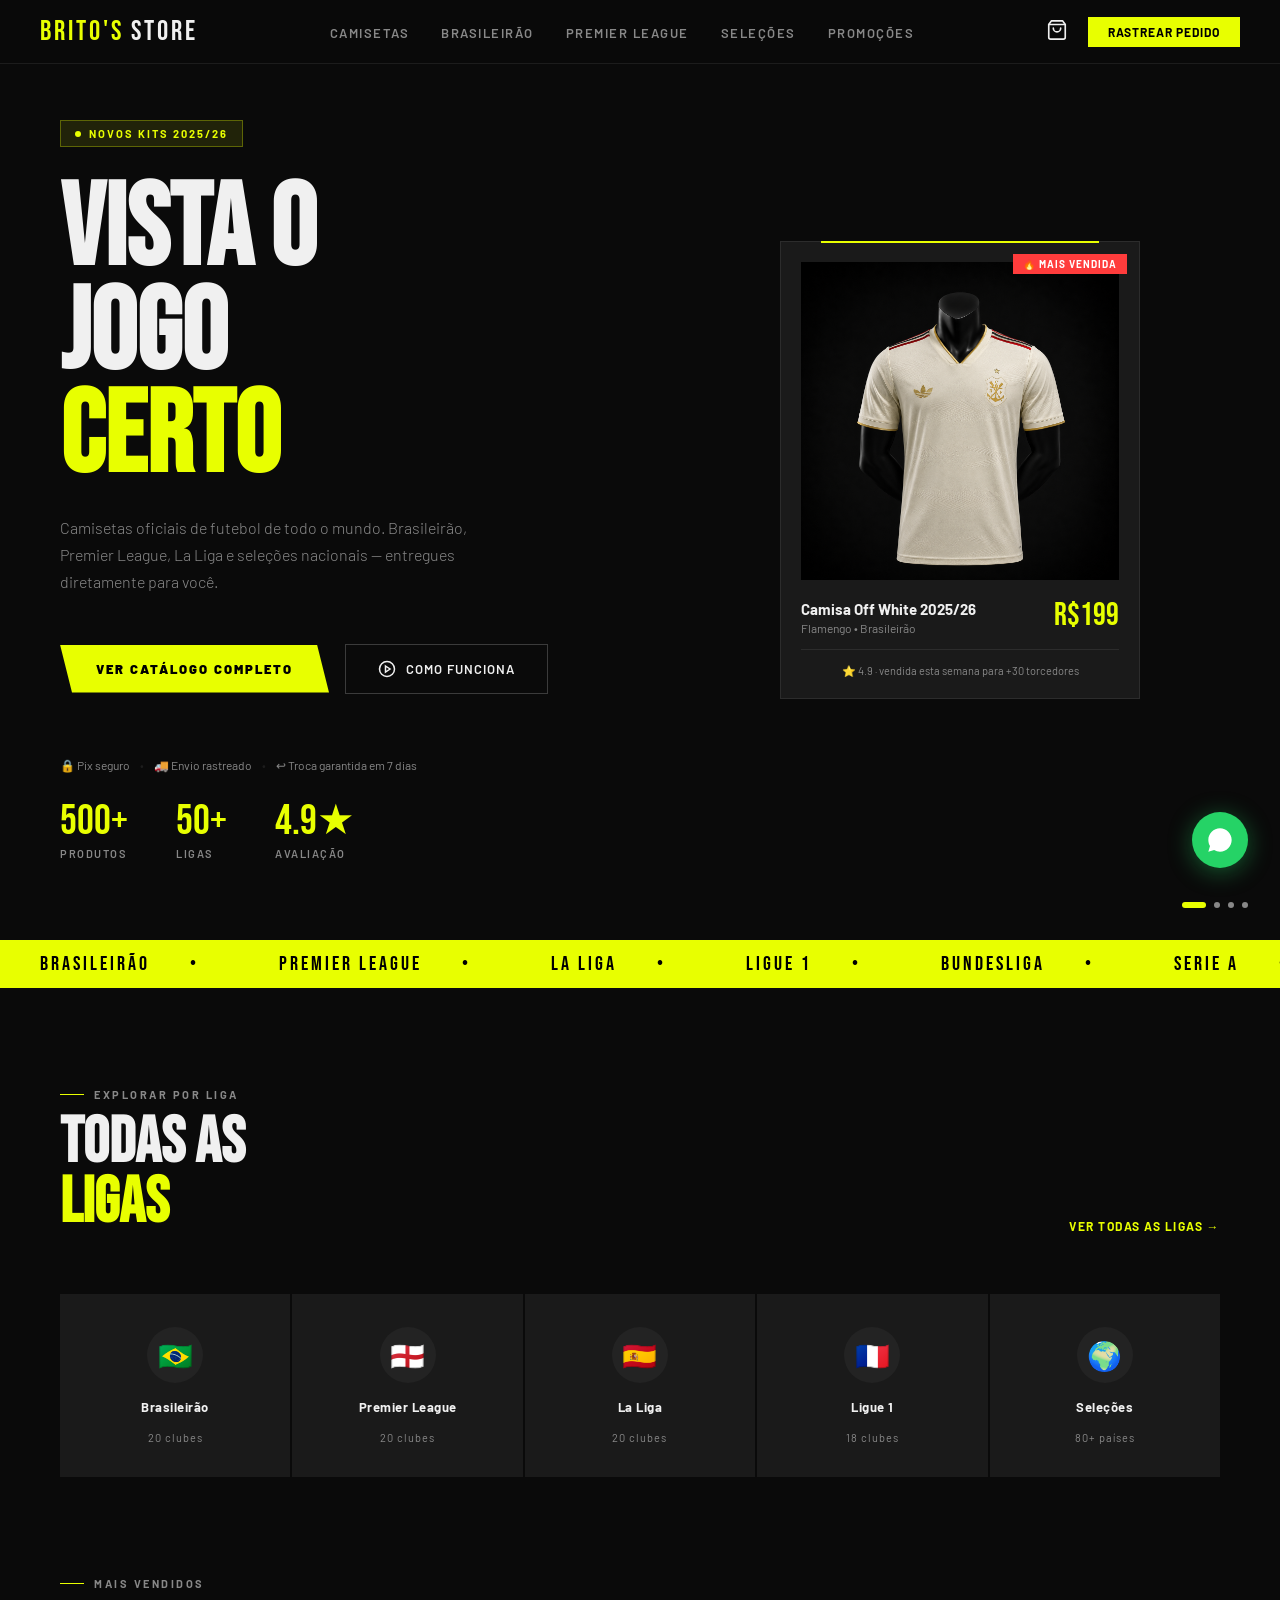
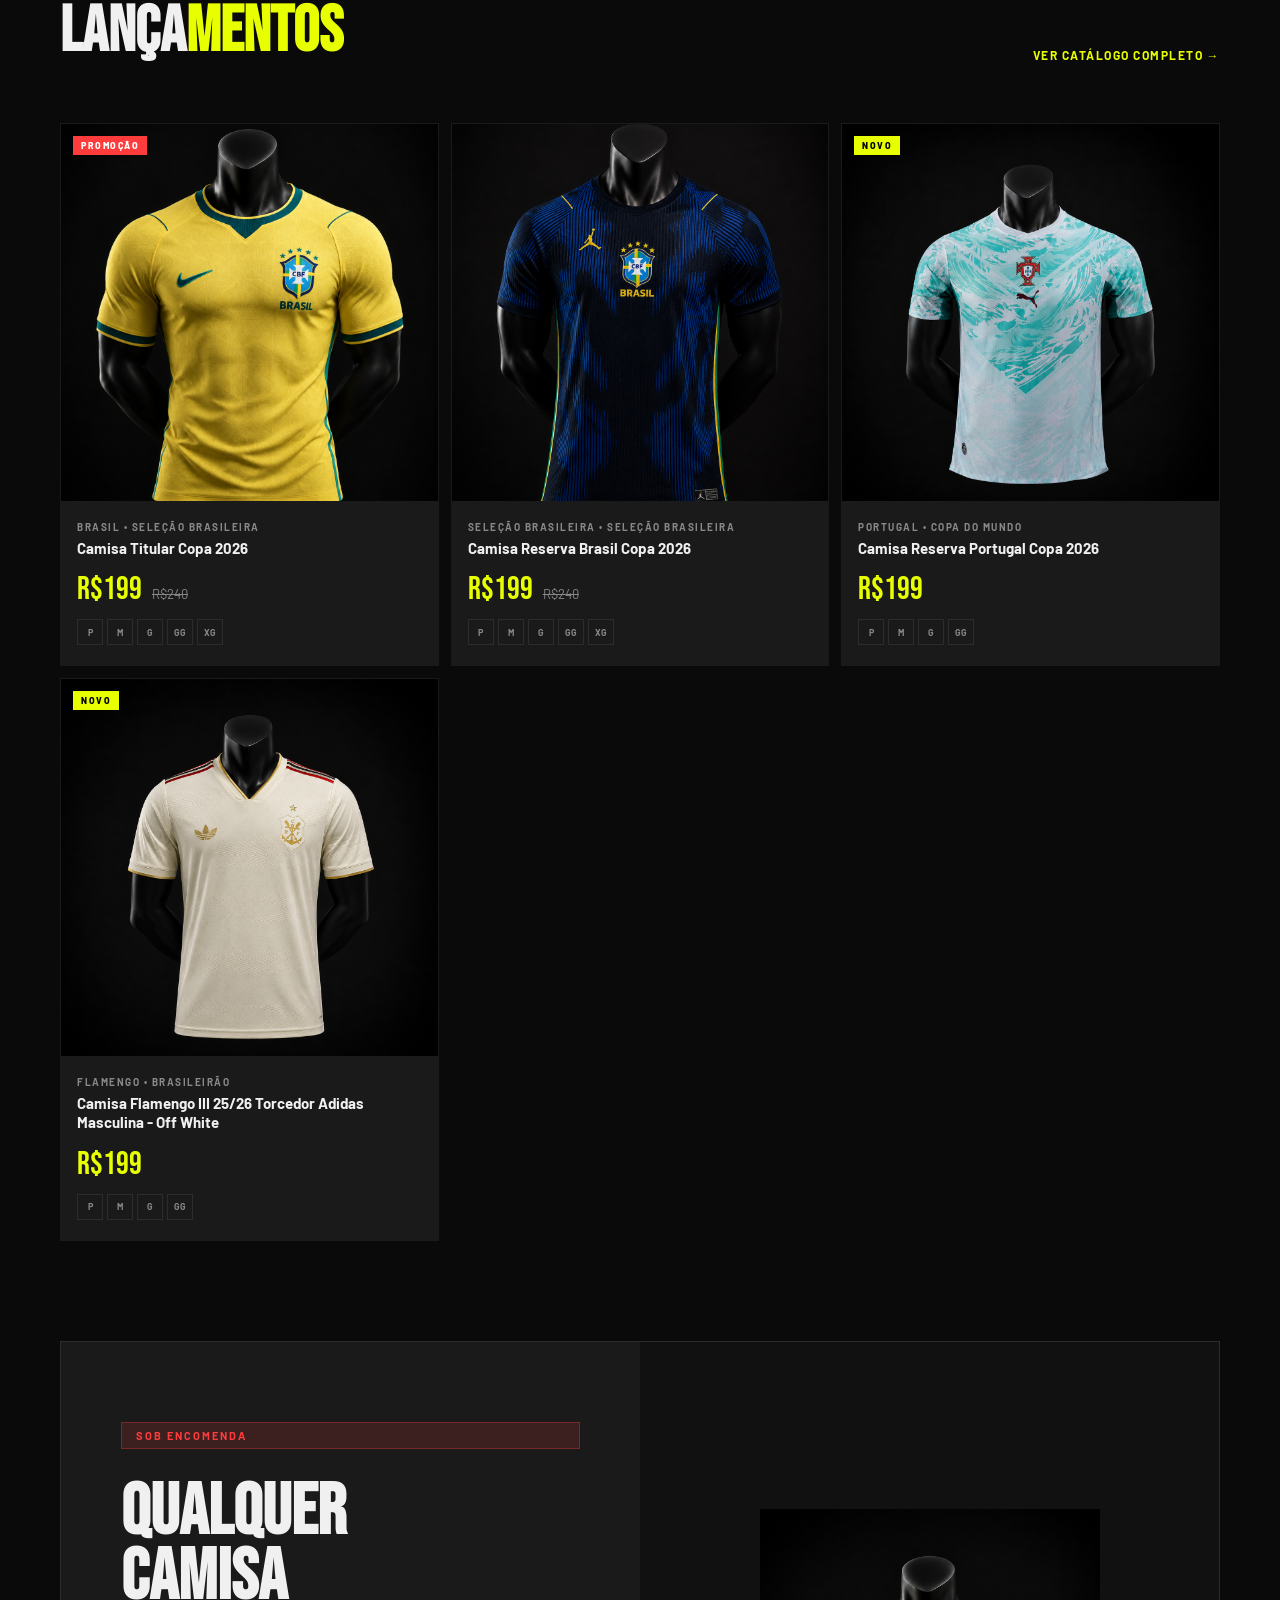
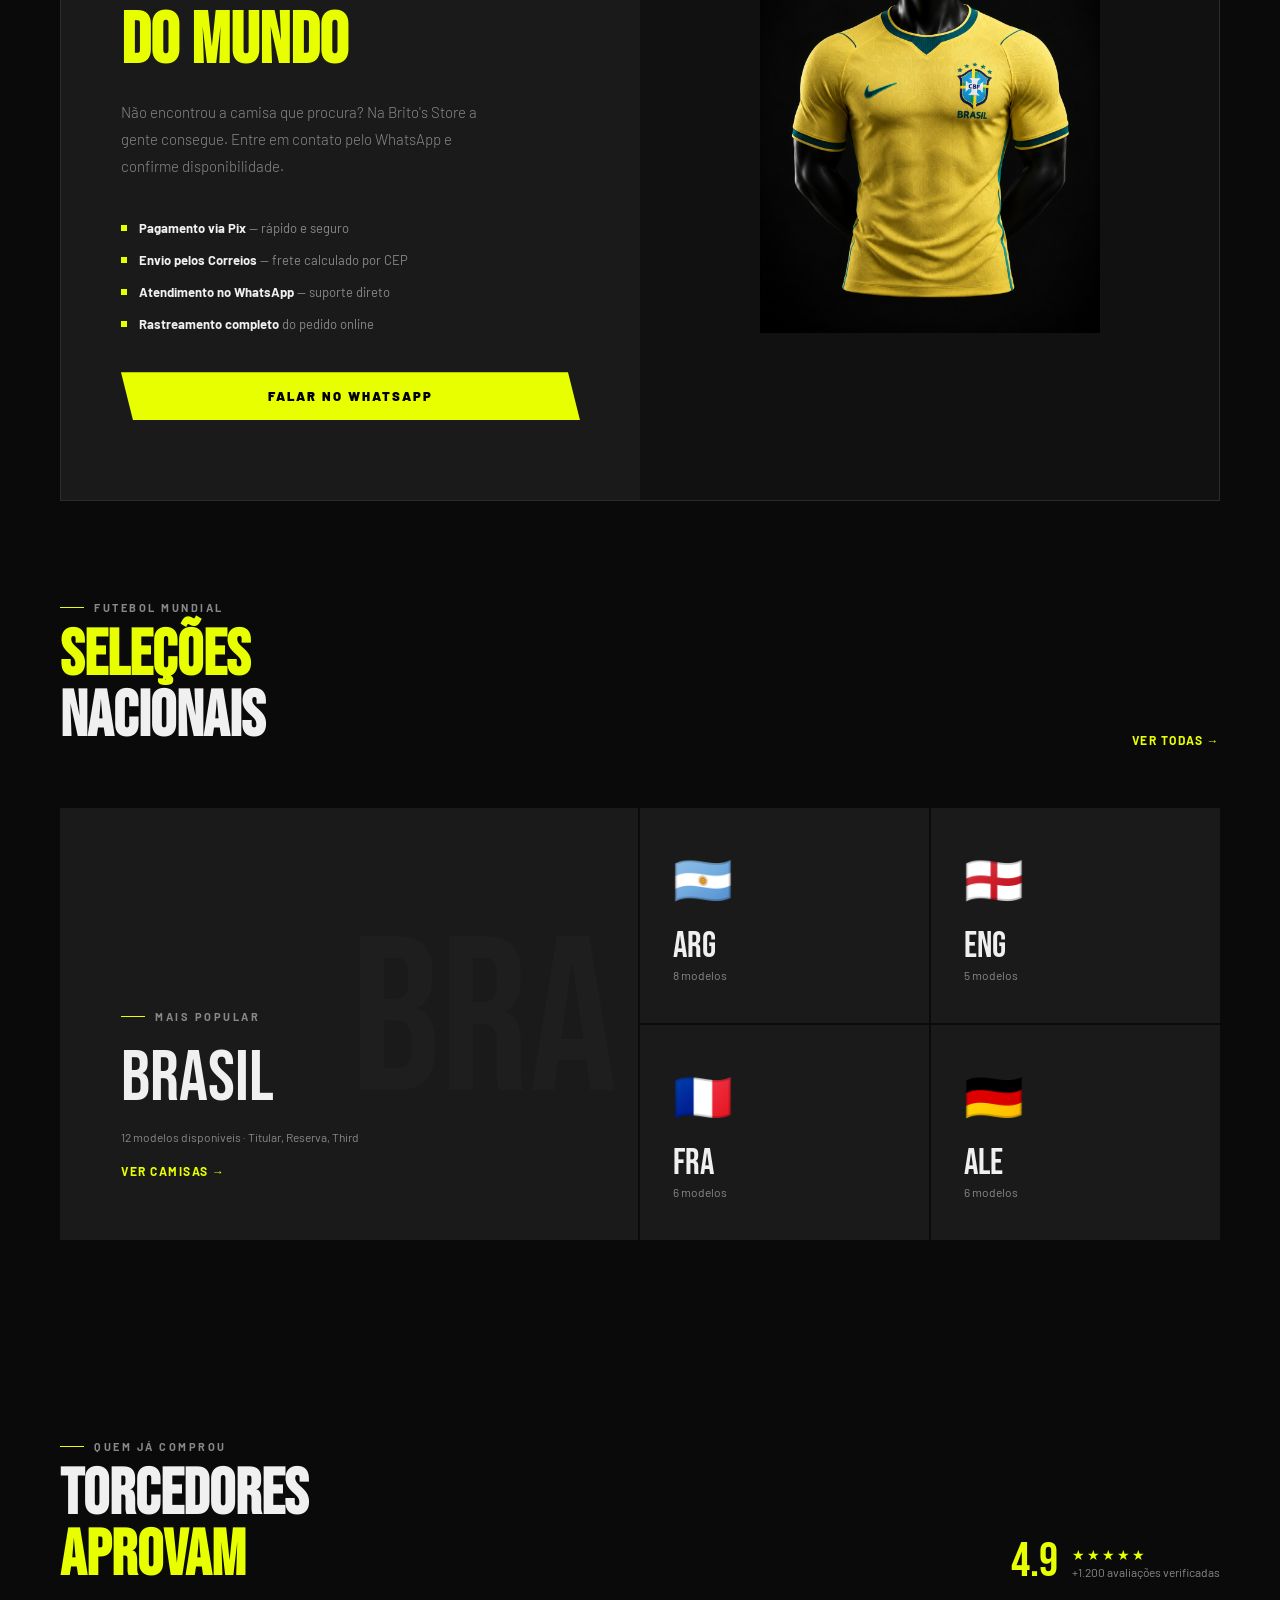
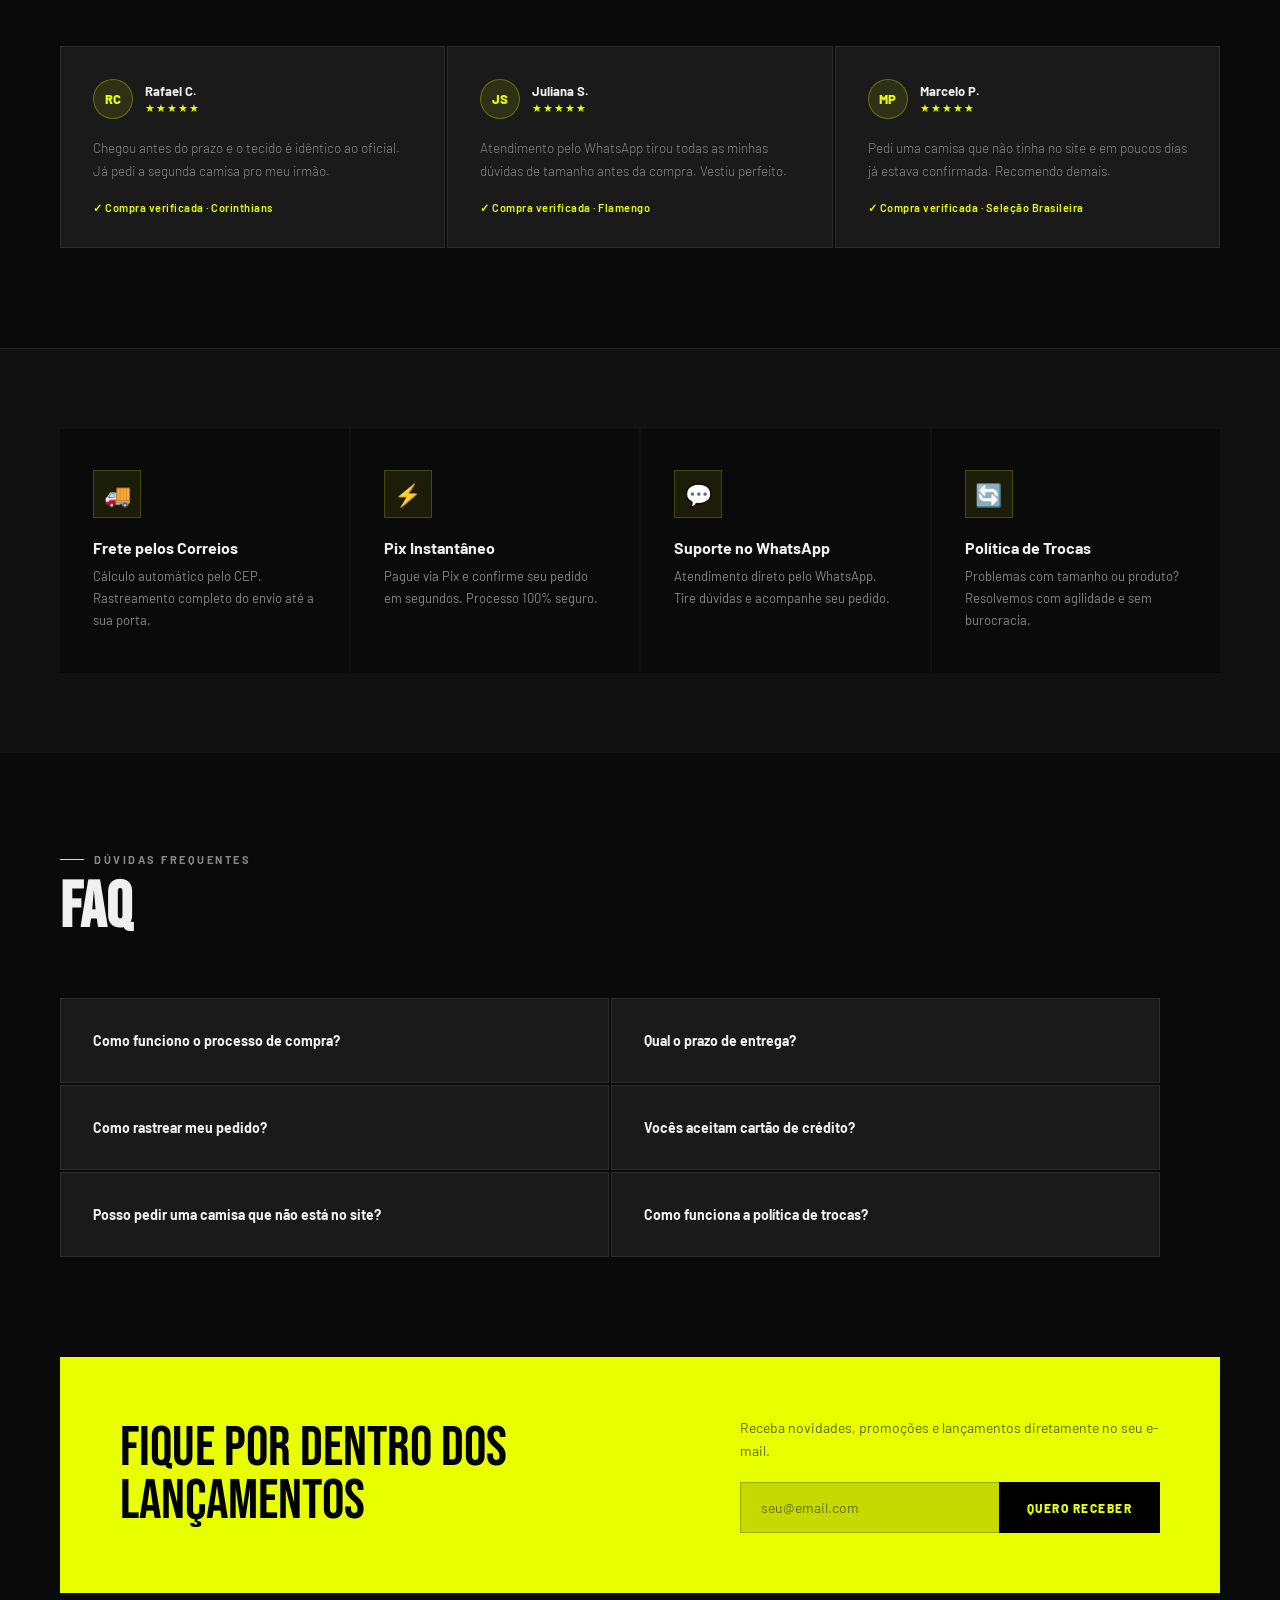
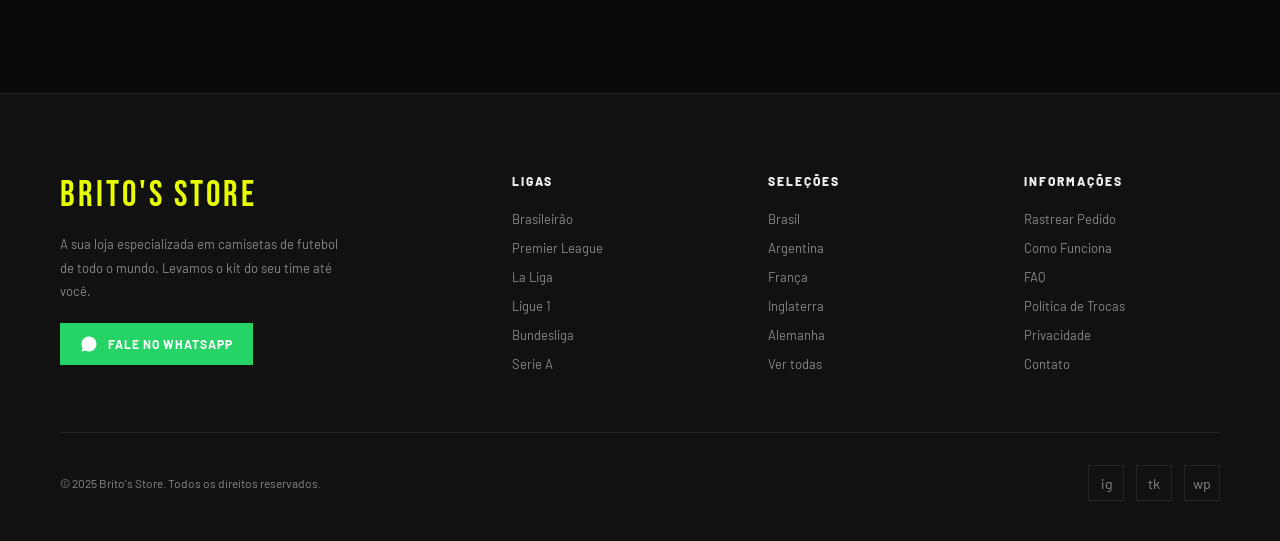
<file: index.html>
<!DOCTYPE html>
<html lang="pt-BR">
<head>
<meta charset="UTF-8">
<meta name="viewport" content="width=device-width, initial-scale=1.0">
<title>Brito's Store</title>
<link href="https://fonts.googleapis.com/css2?family=Bebas+Neue&family=Barlow:ital,wght@0,300;0,400;0,600;0,700;0,900;1,400&display=swap" rel="stylesheet">
<link rel="icon" type="image/png" href="./assets/img/favicon.png"><style>
  *, *::before, *::after { box-sizing: border-box; margin: 0; padding: 0; }
  :root {
    --bg: #0a0a0a;
    --bg2: #111111;
    --bg3: #1a1a1a;
    --accent: #e8ff00;
    --accent2: #ff3c3c;
    --text: #f0f0f0;
    --muted: #888;
    --border: rgba(255,255,255,0.08);
    --font-display: 'Bebas Neue', sans-serif;
    --font-body: 'Barlow', sans-serif;
  }
  html { scroll-behavior: smooth; }
  body { background: var(--bg); color: var(--text); font-family: var(--font-body); overflow-x: hidden; }

  nav {
    position: fixed; top: 0; left: 0; right: 0; z-index: 100;
    display: flex; align-items: center; justify-content: space-between;
    padding: 0 40px; height: 64px;
    background: rgba(10,10,10,0.92);
    backdrop-filter: blur(12px);
    border-bottom: 1px solid var(--border);
  }
  .logo { font-family: var(--font-display); font-size: 28px; letter-spacing: 3px; color: var(--accent); }
  .logo span { color: var(--text); }
  .nav-links { display: flex; gap: 32px; list-style: none; }
  .nav-links a { color: var(--muted); text-decoration: none; font-size: 13px; font-weight: 600; letter-spacing: 1.5px; text-transform: uppercase; transition: color .2s; }
  .nav-links a:hover { color: var(--accent); }
  .nav-right { display: flex; align-items: center; gap: 20px; }
  .nav-cart { position: relative; cursor: pointer; }
  .nav-cart svg { width: 22px; height: 22px; stroke: var(--text); fill: none; }
  .cart-badge { position: absolute; top: -6px; right: -8px; background: var(--accent); color: #000; font-size: 10px; font-weight: 700; width: 18px; height: 18px; border-radius: 50%; display: flex; align-items: center; justify-content: center; }
  .btn-nav { background: var(--accent); color: #000; border: none; padding: 8px 20px; font-family: var(--font-body); font-weight: 700; font-size: 12px; letter-spacing: 1px; text-transform: uppercase; cursor: pointer; transition: all .2s; }
  .btn-nav:hover { background: #fff; }

  .hero {
    min-height: 100vh; display: grid; grid-template-columns: 1fr 1fr;
    position: relative; overflow: hidden;
  }
  .hero-left {
    display: flex; flex-direction: column; justify-content: center;
    padding: 120px 60px 80px; position: relative; z-index: 2;
  }
  .hero-tag { display: inline-flex; align-items: center; gap: 8px; background: rgba(232,255,0,0.1); border: 1px solid rgba(232,255,0,0.3); padding: 6px 14px; width: fit-content; margin-bottom: 32px; }
  .hero-tag span { font-size: 11px; font-weight: 700; letter-spacing: 2px; text-transform: uppercase; color: var(--accent); }
  .hero-tag::before { content: ''; width: 6px; height: 6px; background: var(--accent); border-radius: 50%; animation: pulse 1.5s infinite; }
  @keyframes pulse { 0%,100%{opacity:1;transform:scale(1)} 50%{opacity:.5;transform:scale(1.4)} }
  .hero-title { font-family: var(--font-display); font-size: clamp(72px, 9vw, 120px); line-height: .9; color: var(--text); margin-bottom: 24px; }
  .hero-title em { color: var(--accent); font-style: normal; }
  .hero-sub { font-size: 16px; color: var(--muted); line-height: 1.7; max-width: 420px; margin-bottom: 48px; font-weight: 300; }
  .hero-ctas { display: flex; gap: 16px; align-items: center; margin-bottom: 64px; }
  .btn-primary { background: var(--accent); color: #000; border: none; padding: 16px 36px; font-family: var(--font-body); font-weight: 900; font-size: 13px; letter-spacing: 2px; text-transform: uppercase; cursor: pointer; transition: all .2s; clip-path: polygon(0 0, calc(100% - 12px) 0, 100% 100%, 12px 100%); }
  .btn-primary:hover { background: #fff; transform: translateY(-2px); }
  .btn-ghost { background: transparent; color: var(--text); border: 1px solid rgba(255,255,255,0.2); padding: 15px 32px; font-family: var(--font-body); font-weight: 600; font-size: 13px; letter-spacing: 1px; text-transform: uppercase; cursor: pointer; transition: all .2s; display: flex; align-items: center; gap: 10px; }
  .btn-ghost:hover { border-color: var(--accent); color: var(--accent); }
  .hero-trust { display: flex; align-items: center; gap: 10px; font-size: 12px; color: var(--muted); margin-bottom: 28px; flex-wrap: wrap; }
  .hero-trust .dot { color: var(--border); }
  .hero-stats { display: flex; gap: 48px; }
  .hero-stat .num { font-family: var(--font-display); font-size: 42px; color: var(--accent); line-height: 1; }
  .hero-stat .lbl { font-size: 11px; color: var(--muted); letter-spacing: 1.5px; text-transform: uppercase; font-weight: 600; margin-top: 4px; }
  .hero-right { position: relative; display: flex; align-items: center; justify-content: center; overflow: hidden; }
  .hero-bg-text { position: absolute; font-family: var(--font-display); font-size: 320px; color: rgba(255,255,255,0.02); white-space: nowrap; user-select: none; z-index: 0; letter-spacing: -10px; }
  .hero-jersey { position: relative; z-index: 2; width: 360px; }
  .jersey-card { background: var(--bg3); border: 1px solid var(--border); padding: 20px; position: relative; }
  .jersey-card::before { content: ''; position: absolute; top: -1px; left: 40px; right: 40px; height: 2px; background: var(--accent); }
  .jersey-img { width: 100%; aspect-ratio: 1/1; background: linear-gradient(135deg, #1e1e1e, #2a2a2a); display: flex; align-items: center; justify-content: center; margin-bottom: 16px; position: relative; overflow: hidden; }
  .jersey-mockup { font-family: var(--font-display); font-size: 80px; color: rgba(255,255,255,0.06); position: absolute; }
  .jersey-svg { width: 180px; opacity: .85; }
  .jersey-info { display: flex; justify-content: space-between; align-items: flex-end; }
  .jersey-name { font-size: 15px; font-weight: 700; color: var(--text); }
  .jersey-club { font-size: 12px; color: var(--muted); margin-top: 3px; }
  .jersey-price { font-family: var(--font-display); font-size: 32px; color: var(--accent); }
  .jersey-badge { position: absolute; top: 12px; right: 12px; background: var(--accent2); color: #fff; font-size: 10px; font-weight: 700; letter-spacing: 1px; text-transform: uppercase; padding: 4px 10px; z-index: 3; }
  .jersey-social { margin-top: 14px; padding-top: 14px; border-top: 1px solid var(--border); font-size: 11px; color: var(--muted); text-align: center; }
  .hero-dots { position: absolute; bottom: 32px; right: 32px; display: flex; gap: 8px; z-index: 3; }
  .hero-dots span { width: 6px; height: 6px; border-radius: 50%; background: var(--muted); cursor: pointer; transition: all .2s; }
  .hero-dots span.active { width: 24px; border-radius: 3px; background: var(--accent); }

  .marquee-wrap { background: var(--accent); overflow: hidden; padding: 12px 0; }
  .marquee-track { display: flex; gap: 0; animation: marquee 22s linear infinite; white-space: nowrap; }
  .marquee-track span { font-family: var(--font-display); font-size: 20px; color: #000; letter-spacing: 3px; padding: 0 40px; }
  .marquee-track span::after { content: '•'; padding-left: 40px; }
  @keyframes marquee { 0%{transform:translateX(0)} 100%{transform:translateX(-50%)} }

  .section { padding: 100px 60px; }
  .section-header { display: flex; justify-content: space-between; align-items: flex-end; margin-bottom: 60px; }
  .section-title { font-family: var(--font-display); font-size: 64px; color: var(--text); line-height: .95; }
  .section-title em { color: var(--accent); font-style: normal; }
  .section-label { font-size: 11px; font-weight: 700; letter-spacing: 2.5px; text-transform: uppercase; color: var(--muted); margin-bottom: 12px; display: flex; align-items: center; gap: 10px; }
  .section-label::before { content: ''; width: 24px; height: 1px; background: var(--accent); }
  .link-all { color: var(--accent); font-size: 12px; font-weight: 700; letter-spacing: 1.5px; text-transform: uppercase; text-decoration: none; display: flex; align-items: center; gap: 8px; transition: gap .2s; cursor: pointer; }
  .link-all:hover { gap: 16px; }

  .ligas-grid { display: grid; grid-template-columns: repeat(5, 1fr); gap: 2px; }
  .liga-card { background: var(--bg3); padding: 32px 20px; display: flex; flex-direction: column; align-items: center; gap: 16px; cursor: pointer; transition: all .25s; position: relative; overflow: hidden; border: 1px solid transparent; }
  .liga-card::before { content: ''; position: absolute; bottom: 0; left: 0; right: 0; height: 2px; background: var(--accent); transform: scaleX(0); transform-origin: left; transition: transform .3s; }
  .liga-card:hover { background: var(--bg2); border-color: var(--border); }
  .liga-card:hover::before { transform: scaleX(1); }
  .liga-icon { width: 56px; height: 56px; background: rgba(255,255,255,0.04); border-radius: 50%; display: flex; align-items: center; justify-content: center; font-size: 28px; }
  .liga-name { font-size: 13px; font-weight: 700; text-align: center; color: var(--text); letter-spacing: .5px; }
  .liga-count { font-size: 11px; color: var(--muted); letter-spacing: 1px; }

  .products-grid { display: grid; grid-template-columns: repeat(3, 1fr); gap: 12px; }
  .product-card { background: var(--bg3); cursor: pointer; transition: all .2s; position: relative; overflow: hidden; border: 1px solid transparent; }
  .product-card:hover { border-color: rgba(232,255,0,0.2); }
  .product-card:hover .product-img-inner { transform: scale(1.04); }
  .product-card:hover .product-actions { opacity: 1; transform: translateY(0); }
  .product-img { aspect-ratio: 1/1; background: var(--bg2); overflow: hidden; position: relative; }
  .product-img-inner { width: 100%; height: 100%; display: flex; align-items: center; justify-content: center; transition: transform .4s cubic-bezier(.25,.1,.25,1); overflow: hidden; }
  .product-badge-wrap { position: absolute; top: 12px; left: 12px; display: flex; flex-direction: column; gap: 6px; z-index: 2; }
  .badge { font-size: 9px; font-weight: 800; letter-spacing: 1.5px; text-transform: uppercase; padding: 4px 8px; }
  .badge-new { background: var(--accent); color: #000; }
  .badge-promo { background: var(--accent2); color: #fff; }
  .product-actions { position: absolute; bottom: 0; left: 0; right: 0; padding: 8px 10px; display: flex; gap: 6px; opacity: 0; transform: translateY(8px); transition: all .25s; z-index: 2; background: linear-gradient(to top, rgba(0,0,0,.8), transparent); }
  .btn-add { flex: 1; background: var(--accent); color: #000; border: none; padding: 7px 6px; font-family: var(--font-body); font-weight: 800; font-size: 10px; letter-spacing: 1px; text-transform: uppercase; cursor: pointer; transition: all .15s; }
  .btn-add:hover { background: #fff; }
  .btn-wpp { width: 40px; height: 40px; background: #25D366; border: none; cursor: pointer; display: flex; align-items: center; justify-content: center; flex-shrink: 0; }
  .btn-wpp svg { width: 18px; height: 18px; fill: #fff; }
  .product-info { padding: 20px 16px; }
  .product-club { font-size: 10px; font-weight: 700; letter-spacing: 1.5px; text-transform: uppercase; color: var(--muted); margin-bottom: 6px; }
  .product-name { font-size: 15px; font-weight: 700; color: var(--text); line-height: 1.3; margin-bottom: 12px; }
  .product-price-row { display: flex; align-items: baseline; gap: 10px; }
  .product-price { font-family: var(--font-display); font-size: 32px; color: var(--accent); }
  .product-price-old { font-size: 13px; color: var(--muted); text-decoration: line-through; }
  .product-sizes { display: flex; gap: 4px; margin-top: 10px; }
  .size-dot { width: 26px; height: 26px; border: 1px solid var(--border); display: flex; align-items: center; justify-content: center; font-size: 9px; color: var(--muted); font-weight: 700; cursor: pointer; transition: all .15s; }
  .size-dot:hover { border-color: var(--accent); color: var(--accent); }

  .showcase { padding: 0 60px 100px; }
  .showcase-inner { background: var(--bg3); border: 1px solid var(--border); overflow: hidden; display: grid; grid-template-columns: 1fr 1fr; }
  .showcase-left { padding: 80px 60px; display: flex; flex-direction: column; justify-content: center; }
  .showcase-tag { display: inline-block; background: rgba(255,60,60,0.15); border: 1px solid rgba(255,60,60,0.3); color: var(--accent2); font-size: 11px; font-weight: 700; letter-spacing: 2px; text-transform: uppercase; padding: 6px 14px; margin-bottom: 32px; }
  .showcase-title { font-family: var(--font-display); font-size: 72px; line-height: .9; margin-bottom: 24px; }
  .showcase-desc { font-size: 15px; color: var(--muted); line-height: 1.8; max-width: 380px; margin-bottom: 40px; font-weight: 300; }
  .showcase-features { display: flex; flex-direction: column; gap: 16px; margin-bottom: 40px; }
  .feat { display: flex; align-items: center; gap: 12px; }
  .feat-dot { width: 6px; height: 6px; background: var(--accent); flex-shrink: 0; }
  .feat span { font-size: 13px; color: var(--muted); }
  .feat strong { color: var(--text); }
  .showcase-right { position: relative; background: var(--bg2); display: flex; align-items: center; justify-content: center; min-height: 520px; overflow: hidden; }
  .showcase-right::before { content: 'BS'; font-family: var(--font-display); font-size: 400px; color: rgba(232,255,0,0.02); position: absolute; letter-spacing: -20px; }
  .showcase-jersey { position: relative; z-index: 1; }

  .selecoes-grid { display: grid; grid-template-columns: 2fr 1fr 1fr; gap: 2px; }
  .selecao-big { background: var(--bg3); padding: 60px; position: relative; overflow: hidden; cursor: pointer; display: flex; flex-direction: column; justify-content: flex-end; min-height: 420px; border: 1px solid transparent; transition: border-color .2s; }
  .selecao-big:hover { border-color: rgba(232,255,0,0.3); }
  .selecao-bg { position: absolute; inset: 0; display: flex; align-items: center; justify-content: flex-end; overflow: hidden; }
  .selecao-bg-text { font-family: var(--font-display); font-size: 220px; color: rgba(255,255,255,.02); line-height: 1; padding-right: 20px; }
  .selecao-small { background: var(--bg3); padding: 40px 32px; cursor: pointer; display: flex; flex-direction: column; justify-content: space-between; min-height: 200px; border: 1px solid transparent; transition: all .2s; }
  .selecao-small:hover { background: var(--bg2); border-color: var(--border); }
  .selecao-flag { font-size: 48px; margin-bottom: 16px; }
  .selecao-country { font-family: var(--font-display); font-size: 36px; color: var(--text); }
  .selecao-items { font-size: 12px; color: var(--muted); }
  .selecao-big .selecao-country { font-size: 72px; }

  .reviews-summary { display: flex; align-items: center; gap: 14px; }
  .reviews-score { font-family: var(--font-display); font-size: 48px; color: var(--accent); line-height: 1; }
  .reviews-stars { color: var(--accent); font-size: 14px; letter-spacing: 2px; }
  .reviews-count { font-size: 12px; color: var(--muted); margin-top: 2px; }
  .reviews-grid { display: grid; grid-template-columns: repeat(3, 1fr); gap: 2px; }
  .review-card { background: var(--bg3); border: 1px solid var(--border); padding: 32px; transition: border-color .2s; }
  .review-card:hover { border-color: rgba(232,255,0,0.25); }
  .review-top { display: flex; align-items: center; gap: 12px; margin-bottom: 18px; }
  .review-avatar { width: 40px; height: 40px; border-radius: 50%; background: rgba(232,255,0,0.1); border: 1px solid rgba(232,255,0,0.3); color: var(--accent); font-family: var(--font-body); font-weight: 800; font-size: 13px; display: flex; align-items: center; justify-content: center; flex-shrink: 0; }
  .review-name { font-size: 13px; font-weight: 700; color: var(--text); }
  .review-stars { color: var(--accent); font-size: 11px; letter-spacing: 1px; margin-top: 2px; }
  .review-text { font-size: 13.5px; color: var(--muted); line-height: 1.7; margin-bottom: 18px; font-weight: 300; }
  .review-tag { font-size: 11px; color: var(--accent); font-weight: 600; letter-spacing: .5px; }

  .benefits { padding: 80px 60px; background: var(--bg2); border-top: 1px solid var(--border); }
  .benefits-grid { display: grid; grid-template-columns: repeat(4, 1fr); gap: 2px; }
  .benefit { padding: 40px 32px; background: var(--bg); border: 1px solid transparent; transition: all .2s; }
  .benefit:hover { border-color: var(--border); }
  .benefit-icon { width: 48px; height: 48px; background: rgba(232,255,0,0.08); border: 1px solid rgba(232,255,0,0.2); display: flex; align-items: center; justify-content: center; margin-bottom: 20px; font-size: 22px; }
  .benefit-title { font-size: 16px; font-weight: 700; margin-bottom: 8px; }
  .benefit-desc { font-size: 13px; color: var(--muted); line-height: 1.7; }

  .faq { padding: 100px 60px; }
  .faq-grid { display: grid; grid-template-columns: 1fr 1fr; gap: 2px; max-width: 1100px; }
  .faq-item { background: var(--bg3); border: 1px solid var(--border); padding: 28px 32px; cursor: pointer; transition: all .2s; }
  .faq-item.open { background: var(--bg2); border-color: rgba(232,255,0,0.2); }
  .faq-q { font-size: 14px; font-weight: 700; display: flex; justify-content: space-between; align-items: center; gap: 16px; }
  .faq-q span { font-family: var(--font-display); font-size: 22px; color: var(--accent); opacity: 0; transition: opacity .2s; }
  .faq-item.open .faq-q span { opacity: 1; }
  .faq-a { font-size: 13px; color: var(--muted); line-height: 1.7; max-height: 0; overflow: hidden; transition: max-height .3s, padding-top .3s; }
  .faq-item.open .faq-a { max-height: 100px; padding-top: 16px; }

  .newsletter { margin: 0 60px 100px; background: var(--accent); padding: 60px; display: flex; justify-content: space-between; align-items: center; gap: 60px; }
  .nl-title { font-family: var(--font-display); font-size: 56px; color: #000; line-height: .95; max-width: 460px; }
  .nl-form { display: flex; gap: 0; flex: 1; max-width: 420px; }
  .nl-input { flex: 1; background: rgba(0,0,0,0.15); border: 1px solid rgba(0,0,0,0.2); border-right: none; padding: 16px 20px; font-family: var(--font-body); font-size: 14px; color: #000; outline: none; }
  .nl-input::placeholder { color: rgba(0,0,0,0.5); }
  .nl-btn { background: #000; color: var(--accent); border: none; padding: 16px 28px; font-family: var(--font-body); font-weight: 800; font-size: 12px; letter-spacing: 1.5px; text-transform: uppercase; cursor: pointer; transition: all .2s; white-space: nowrap; }
  .nl-btn:hover { background: #1a1a1a; }

  footer { background: var(--bg2); border-top: 1px solid var(--border); padding: 80px 60px 40px; }
  .footer-top { display: grid; grid-template-columns: 2fr 1fr 1fr 1fr; gap: 60px; margin-bottom: 60px; }
  .footer-logo { font-family: var(--font-display); font-size: 36px; letter-spacing: 3px; color: var(--accent); margin-bottom: 16px; }
  .footer-desc { font-size: 13px; color: var(--muted); line-height: 1.8; max-width: 280px; }
  .footer-wpp { display: inline-flex; align-items: center; gap: 10px; background: #25D366; color: #fff; padding: 12px 20px; margin-top: 20px; font-weight: 700; font-size: 12px; text-transform: uppercase; letter-spacing: 1px; cursor: pointer; transition: opacity .2s; }
  .footer-wpp:hover { opacity: .85; }
  .footer-col h4 { font-size: 12px; font-weight: 800; letter-spacing: 2px; text-transform: uppercase; color: var(--text); margin-bottom: 20px; }
  .footer-col ul { list-style: none; display: flex; flex-direction: column; gap: 10px; }
  .footer-col ul li a { font-size: 13px; color: var(--muted); text-decoration: none; transition: color .2s; }
  .footer-col ul li a:hover { color: var(--accent); }
  .footer-bottom { border-top: 1px solid var(--border); padding-top: 32px; display: flex; justify-content: space-between; align-items: center; }
  .footer-copy { font-size: 12px; color: var(--muted); }
  .footer-socials { display: flex; gap: 12px; }
  .social-btn { width: 36px; height: 36px; border: 1px solid var(--border); display: flex; align-items: center; justify-content: center; cursor: pointer; transition: all .2s; font-size: 14px; color: var(--muted); text-decoration: none; }
  .social-btn:hover { border-color: var(--accent); color: var(--accent); }

  .wpp-float { position: fixed; bottom: 32px; right: 32px; z-index: 999; width: 56px; height: 56px; background: #25D366; border-radius: 50%; display: flex; align-items: center; justify-content: center; cursor: pointer; box-shadow: 0 4px 24px rgba(37,211,102,.4); transition: transform .2s; animation: bounce-in .6s cubic-bezier(.34,1.56,.64,1) 2s both; }
  .wpp-float:hover { transform: scale(1.1); }
  @keyframes bounce-in { 0%{transform:scale(0);opacity:0} 100%{transform:scale(1);opacity:1} }
  .wpp-float svg { width: 28px; height: 28px; fill: #fff; }
</style>
</head>
<body>

<!-- WHATSAPP FLOAT -->
<div class="wpp-float" title="Fale no WhatsApp" onclick="window.open('https://wa.me/5511940028422','_blank')">
  <svg viewBox="0 0 24 24" fill="white" xmlns="http://www.w3.org/2000/svg">
    <path d="M17.472 14.382c-.297-.149-1.758-.867-2.03-.967-.273-.099-.471-.148-.67.15-.197.297-.767.966-.94 1.164-.173.199-.347.223-.644.075-.297-.15-1.255-.463-2.39-1.475-.883-.788-1.48-1.761-1.653-2.059-.173-.297-.018-.458.13-.606.134-.133.298-.347.446-.52.149-.174.198-.298.298-.497.099-.198.05-.371-.025-.52-.075-.149-.669-1.612-.916-2.207-.242-.579-.487-.5-.669-.51-.173-.008-.371-.01-.57-.01-.198 0-.52.074-.792.372-.272.297-1.04 1.016-1.04 2.479 0 1.462 1.065 2.875 1.213 3.074.149.198 2.096 3.2 5.077 4.487.709.306 1.262.489 1.694.625.712.227 1.36.195 1.871.118.571-.085 1.758-.719 2.006-1.413.248-.694.248-1.289.173-1.413-.074-.124-.272-.198-.57-.347z"/>
    <path d="M11.999 2C6.477 2 2 6.477 2 12c0 1.89.525 3.657 1.438 5.168L2 22l4.944-1.424A9.953 9.953 0 0012 22c5.523 0 10-4.477 10-10S17.523 2 12 2z"/>
  </svg>
</div>

<!-- NAV -->
<nav>
  <a href="index.html" class="logo" style="text-decoration:none">BRITO'S<span> STORE</span></a>
  <ul class="nav-links">
    <li><a href="loja.html">Camisetas</a></li>
    <li><a href="loja.html?liga=brasileirao">Brasileirão</a></li>
    <li><a href="loja.html?liga=premier">Premier League</a></li>
    <li><a href="loja.html?tipo=selecoes">Seleções</a></li>
    <li><a href="loja.html?promo=true">Promoções</a></li>
  </ul>
  <div class="nav-right">
    <div class="nav-cart" onclick="location.href='carrinho.html'" style="cursor:pointer">
      <svg viewBox="0 0 24 24" stroke-width="1.8"><path d="M6 2L3 6v14a2 2 0 002 2h14a2 2 0 002-2V6l-3-4z" stroke-linecap="round" stroke-linejoin="round"/><line x1="3" y1="6" x2="21" y2="6" stroke-linecap="round"/><path d="M16 10a4 4 0 01-8 0" stroke-linecap="round" stroke-linejoin="round"/></svg>
      <div class="cart-badge" id="cartCount" style="display:none">0</div>
    </div>
    <button class="btn-nav" onclick="location.href='rastrear.html'">Rastrear Pedido</button>
  </div>
</nav>

<!-- HERO -->
<section class="hero">
  <div class="hero-left">
    <div class="hero-tag"><span>Novos Kits 2025/26</span></div>
    <h1 class="hero-title">VISTA O<br>JOGO<br><em>CERTO</em></h1>
    <p class="hero-sub">Camisetas oficiais de futebol de todo o mundo. Brasileirão, Premier League, La Liga e seleções nacionais — entregues diretamente para você.</p>
    <div class="hero-ctas">
      <button class="btn-primary" onclick="location.href='loja.html'">Ver Catálogo Completo</button>
      <button class="btn-ghost">
        <svg width="18" height="18" fill="none" stroke="currentColor" stroke-width="2" viewBox="0 0 24 24"><circle cx="12" cy="12" r="10"/><polygon points="10,8 16,12 10,16"/></svg>
        Como funciona
      </button>
    </div>
    <div class="hero-trust">
      <span>🔒 Pix seguro</span><span class="dot">•</span><span>🚚 Envio rastreado</span><span class="dot">•</span><span>↩ Troca garantida em 7 dias</span>
    </div>
    <div class="hero-stats">
      <div class="hero-stat"><div class="num">500+</div><div class="lbl">Produtos</div></div>
      <div class="hero-stat"><div class="num">50+</div><div class="lbl">Ligas</div></div>
      <div class="hero-stat"><div class="num">4.9★</div><div class="lbl">Avaliação</div></div>
    </div>
  </div>
  <div class="hero-right">
    <div class="hero-bg-text">KIT</div>
    <div class="hero-jersey">
      <div class="jersey-card">
        <div class="jersey-badge">🔥 Mais vendida</div>
        <div class="jersey-img">
          <img src="assets/img/camisas/FlamengoOffWhite2026/frente.png" alt="Camisa Flamengo Off White 2026" style="width:100%;height:100%;object-fit:contain;position:relative;z-index:1" onerror="this.style.display='none'">
        </div>
        <div class="jersey-info">
          <div>
            <div class="jersey-name">Camisa Off White 2025/26</div>
            <div class="jersey-club">Flamengo • Brasileirão</div>
          </div>
          <div class="jersey-price">R$199</div>
        </div>
        <div class="jersey-social">⭐ 4.9 · vendida esta semana para +30 torcedores</div>
      </div>
    </div>
    <div class="hero-dots">
      <span class="active"></span><span></span><span></span><span></span>
    </div>
  </div>
</section>

<!-- MARQUEE -->
<div class="marquee-wrap">
  <div class="marquee-track">
    <span>Brasileirão</span><span>Premier League</span><span>La Liga</span><span>Ligue 1</span><span>Bundesliga</span><span>Serie A</span><span>Seleções</span><span>Copa do Mundo</span>
    <span>Brasileirão</span><span>Premier League</span><span>La Liga</span><span>Ligue 1</span><span>Bundesliga</span><span>Serie A</span><span>Seleções</span><span>Copa do Mundo</span>
  </div>
</div>

<!-- LIGAS -->
<section class="section">
  <div class="section-header">
    <div>
      <div class="section-label">Explorar por liga</div>
      <h2 class="section-title">TODAS AS<br><em>LIGAS</em></h2>
    </div>
    <a class="link-all" href="loja.html">Ver todas as ligas →</a>
  </div>
  <div class="ligas-grid">
    <div class="liga-card" style="cursor:pointer"><div class="liga-icon">🇧🇷</div><div class="liga-name">Brasileirão</div><div class="liga-count">20 clubes</div></div>
    <div class="liga-card" style="cursor:pointer"><div class="liga-icon">🏴󠁧󠁢󠁥󠁮󠁧󠁿</div><div class="liga-name">Premier League</div><div class="liga-count">20 clubes</div></div>
    <div class="liga-card" style="cursor:pointer"><div class="liga-icon">🇪🇸</div><div class="liga-name">La Liga</div><div class="liga-count">20 clubes</div></div>
    <div class="liga-card" style="cursor:pointer"><div class="liga-icon">🇫🇷</div><div class="liga-name">Ligue 1</div><div class="liga-count">18 clubes</div></div>
    <div class="liga-card" style="cursor:pointer"><div class="liga-icon">🌍</div><div class="liga-name">Seleções</div><div class="liga-count">80+ países</div></div>
  </div>
</section>

<!-- PRODUTOS -->
<section class="section" style="padding-top:0">
  <div class="section-header">
    <div>
      <div class="section-label">Mais vendidos</div>
      <h2 class="section-title">LANÇA<em>MENTOS</em></h2>
    </div>
    <a class="link-all" href="loja.html">Ver catálogo completo →</a>
  </div>
  <div class="products-grid" id="featuredGrid">
    <!-- Carregado via data/camisetas.json -->
  </div>
</section>

<!-- SHOWCASE -->
<div class="showcase">
  <div class="showcase-inner">
    <div class="showcase-left">
      <span class="showcase-tag">Sob Encomenda</span>
      <h2 class="showcase-title">QUALQUER<br>CAMISA<br><span style="color:var(--accent)">DO MUNDO</span></h2>
      <p class="showcase-desc">Não encontrou a camisa que procura? Na Brito's Store a gente consegue. Entre em contato pelo WhatsApp e confirme disponibilidade.</p>
      <div class="showcase-features">
        <div class="feat"><div class="feat-dot"></div><span><strong>Pagamento via Pix</strong> — rápido e seguro</span></div>
        <div class="feat"><div class="feat-dot"></div><span><strong>Envio pelos Correios</strong> — frete calculado por CEP</span></div>
        <div class="feat"><div class="feat-dot"></div><span><strong>Atendimento no WhatsApp</strong> — suporte direto</span></div>
        <div class="feat"><div class="feat-dot"></div><span><strong>Rastreamento completo</strong> do pedido online</span></div>
      </div>
      <button class="btn-primary" onclick="window.open('https://wa.me/5511940028422?text=Olá! Gostaria de saber mais sobre as camisetas.','_blank')">Falar no WhatsApp</button>
    </div>
    <div class="showcase-right">
      <img class="showcase-jersey" src="assets/img/camisas/BrasilAmarela2026/frente.png" alt="Camisa Brasil Copa 2026" style="width:340px;max-width:80%;object-fit:contain" onerror="this.style.display='none'">
    </div>
  </div>
</div>

<!-- SELEÇÕES -->
<section class="section" style="padding-top:0">
  <div class="section-header">
    <div>
      <div class="section-label">Futebol mundial</div>
      <h2 class="section-title"><em>SELEÇÕES</em><br>NACIONAIS</h2>
    </div>
    <a class="link-all" href="loja.html?tipo=selecoes">Ver todas →</a>
  </div>
  <div class="selecoes-grid">
    <div class="selecao-big" onclick="location.href='loja.html?selecao=brasil'" style="cursor:pointer">
      <div class="selecao-bg"><div class="selecao-bg-text">BRA</div></div>
      <div style="position:relative;z-index:1">
        <div class="section-label" style="margin-bottom:12px">Mais popular</div>
        <div class="selecao-country">BRASIL</div>
        <div class="selecao-items" style="margin-top:8px">12 modelos disponíveis · Titular, Reserva, Third</div>
        <a class="link-all" href="loja.html?selecao=brasil" style="margin-top:20px">Ver camisas →</a>
      </div>
    </div>
    <div style="display:grid;grid-template-rows:1fr 1fr;gap:2px">
      <div class="selecao-small" onclick="location.href='loja.html?tipo=selecoes'" style="cursor:pointer"><div class="selecao-flag">🇦🇷</div><div><div class="selecao-country">ARG</div><div class="selecao-items">8 modelos</div></div></div>
      <div class="selecao-small" onclick="location.href='loja.html?tipo=selecoes'" style="cursor:pointer"><div class="selecao-flag">🇫🇷</div><div><div class="selecao-country">FRA</div><div class="selecao-items">6 modelos</div></div></div>
    </div>
    <div style="display:grid;grid-template-rows:1fr 1fr;gap:2px">
      <div class="selecao-small" onclick="location.href='loja.html?tipo=selecoes'" style="cursor:pointer"><div class="selecao-flag">🏴󠁧󠁢󠁥󠁮󠁧󠁿</div><div><div class="selecao-country">ENG</div><div class="selecao-items">5 modelos</div></div></div>
      <div class="selecao-small" onclick="location.href='loja.html?tipo=selecoes'" style="cursor:pointer"><div class="selecao-flag">🇩🇪</div><div><div class="selecao-country">ALE</div><div class="selecao-items">6 modelos</div></div></div>
    </div>
  </div>
</section>

<!-- PROVA SOCIAL -->
<section class="section reviews-section">
  <div class="section-header">
    <div>
      <div class="section-label">Quem já comprou</div>
      <h2 class="section-title">TORCEDORES<br><em>APROVAM</em></h2>
    </div>
    <div class="reviews-summary">
      <div class="reviews-score">4.9</div>
      <div>
        <div class="reviews-stars">★★★★★</div>
        <div class="reviews-count">+1.200 avaliações verificadas</div>
      </div>
    </div>
  </div>
  <div class="reviews-grid">
    <div class="review-card">
      <div class="review-top"><div class="review-avatar">RC</div><div><div class="review-name">Rafael C.</div><div class="review-stars">★★★★★</div></div></div>
      <p class="review-text">Chegou antes do prazo e o tecido é idêntico ao oficial. Já pedi a segunda camisa pro meu irmão.</p>
      <div class="review-tag">✓ Compra verificada · Corinthians</div>
    </div>
    <div class="review-card">
      <div class="review-top"><div class="review-avatar">JS</div><div><div class="review-name">Juliana S.</div><div class="review-stars">★★★★★</div></div></div>
      <p class="review-text">Atendimento pelo WhatsApp tirou todas as minhas dúvidas de tamanho antes da compra. Vestiu perfeito.</p>
      <div class="review-tag">✓ Compra verificada · Flamengo</div>
    </div>
    <div class="review-card">
      <div class="review-top"><div class="review-avatar">MP</div><div><div class="review-name">Marcelo P.</div><div class="review-stars">★★★★★</div></div></div>
      <p class="review-text">Pedi uma camisa que não tinha no site e em poucos dias já estava confirmada. Recomendo demais.</p>
      <div class="review-tag">✓ Compra verificada · Seleção Brasileira</div>
    </div>
  </div>
</section>

<!-- BENEFÍCIOS -->
<div class="benefits">
  <div class="benefits-grid">
    <div class="benefit"><div class="benefit-icon">🚚</div><div class="benefit-title">Frete pelos Correios</div><div class="benefit-desc">Cálculo automático pelo CEP. Rastreamento completo do envio até a sua porta.</div></div>
    <div class="benefit"><div class="benefit-icon">⚡</div><div class="benefit-title">Pix Instantâneo</div><div class="benefit-desc">Pague via Pix e confirme seu pedido em segundos. Processo 100% seguro.</div></div>
    <div class="benefit"><div class="benefit-icon">💬</div><div class="benefit-title">Suporte no WhatsApp</div><div class="benefit-desc">Atendimento direto pelo WhatsApp. Tire dúvidas e acompanhe seu pedido.</div></div>
    <div class="benefit"><div class="benefit-icon">🔄</div><div class="benefit-title">Política de Trocas</div><div class="benefit-desc">Problemas com tamanho ou produto? Resolvemos com agilidade e sem burocracia.</div></div>
  </div>
</div>

<!-- FAQ -->
<section class="faq">
  <div class="section-header">
    <div>
      <div class="section-label">Dúvidas frequentes</div>
      <h2 class="section-title">FAQ</h2>
    </div>
  </div>
  <div class="faq-grid">
    <div class="faq-item" onclick="toggleFaq(this)"><div class="faq-q">Como funciono o processo de compra? <span>→</span></div><div class="faq-a">Adicione ao carrinho, finalize o pedido e pague via Pix. Após a confirmação do pagamento, enviamos pelos Correios e você recebe o código de rastreamento pelo WhatsApp.</div></div>
    <div class="faq-item" onclick="toggleFaq(this)"><div class="faq-q">Qual o prazo de entrega? <span>→</span></div><div class="faq-a">O prazo varia conforme a disponibilidade do fornecedor e sua localização. Informamos o prazo exato após a confirmação do pagamento via WhatsApp.</div></div>
    <div class="faq-item" onclick="toggleFaq(this)"><div class="faq-q">Como rastrear meu pedido? <span>→</span></div><div class="faq-a">Acesse a página "Rastrear Pedido" e informe o número do seu pedido junto com seu e-mail ou WhatsApp. O código dos Correios também será enviado por mensagem.</div></div>
    <div class="faq-item" onclick="toggleFaq(this)"><div class="faq-q">Vocês aceitam cartão de crédito? <span>→</span></div><div class="faq-a">No momento trabalhamos exclusivamente com Pix para garantir rapidez e segurança no processo de confirmação dos pedidos.</div></div>
    <div class="faq-item" onclick="toggleFaq(this)"><div class="faq-q">Posso pedir uma camisa que não está no site? <span>→</span></div><div class="faq-a">Sim! Entre em contato pelo WhatsApp descrevendo a camisa desejada. Se existir no mercado, conseguimos para você.</div></div>
    <div class="faq-item" onclick="toggleFaq(this)"><div class="faq-q">Como funciona a política de trocas? <span>→</span></div><div class="faq-a">Aceitamos trocas por problemas de tamanho ou defeito de fabricação. Entre em contato pelo WhatsApp em até 7 dias após o recebimento.</div></div>
  </div>
</section>

<!-- NEWSLETTER -->
<div class="newsletter">
  <div class="nl-title">FIQUE POR DENTRO DOS LANÇAMENTOS</div>
  <div style="flex:1;max-width:420px">
    <p style="font-size:14px;color:rgba(0,0,0,0.6);margin-bottom:20px;line-height:1.6">Receba novidades, promoções e lançamentos diretamente no seu e-mail.</p>
    <div class="nl-form">
      <input class="nl-input" type="email" placeholder="seu@email.com">
      <button class="nl-btn">Quero receber</button>
    </div>
  </div>
</div>

<!-- FOOTER -->
<footer>
  <div class="footer-top">
    <div>
      <div class="footer-logo">BRITO'S STORE</div>
      <p class="footer-desc">A sua loja especializada em camisetas de futebol de todo o mundo. Levamos o kit do seu time até você.</p>
      <div class="footer-wpp" onclick="window.open('https://wa.me/5511940028422','_blank')" style="cursor:pointer">
        <svg width="18" height="18" viewBox="0 0 24 24" fill="white"><path d="M17.472 14.382c-.297-.149-1.758-.867-2.03-.967-.273-.099-.471-.148-.67.15-.197.297-.767.966-.94 1.164-.173.199-.347.223-.644.075-.297-.15-1.255-.463-2.39-1.475-.883-.788-1.48-1.761-1.653-2.059-.173-.297-.018-.458.13-.606.134-.133.298-.347.446-.52.149-.174.198-.298.298-.497.099-.198.05-.371-.025-.52-.075-.149-.669-1.612-.916-2.207-.242-.579-.487-.5-.669-.51-.173-.008-.371-.01-.57-.01-.198 0-.52.074-.792.372-.272.297-1.04 1.016-1.04 2.479 0 1.462 1.065 2.875 1.213 3.074.149.198 2.096 3.2 5.077 4.487.709.306 1.262.489 1.694.625.712.227 1.36.195 1.871.118.571-.085 1.758-.719 2.006-1.413.248-.694.248-1.289.173-1.413-.074-.124-.272-.198-.57-.347z"/><path d="M11.999 2C6.477 2 2 6.477 2 12c0 1.89.525 3.657 1.438 5.168L2 22l4.944-1.424A9.953 9.953 0 0012 22c5.523 0 10-4.477 10-10S17.523 2 12 2z"/></svg>
        Fale no WhatsApp
      </div>
    </div>
    <div class="footer-col">
      <h4>Ligas</h4>
      <ul>
        <li><a href="loja.html?liga=brasileirao">Brasileirão</a></li>
        <li><a href="loja.html?liga=premier">Premier League</a></li>
        <li><a href="loja.html?liga=laliga">La Liga</a></li>
        <li><a href="loja.html?liga=ligue1">Ligue 1</a></li>
        <li><a href="loja.html?liga=bundesliga">Bundesliga</a></li>
        <li><a href="loja.html?liga=seriea">Serie A</a></li>
      </ul>
    </div>
    <div class="footer-col">
      <h4>Seleções</h4>
      <ul>
        <li><a href="loja.html?selecao=brasil">Brasil</a></li>
        <li><a href="loja.html?selecao=argentina">Argentina</a></li>
        <li><a href="loja.html?selecao=franca">França</a></li>
        <li><a href="loja.html?selecao=inglaterra">Inglaterra</a></li>
        <li><a href="loja.html?selecao=alemanha">Alemanha</a></li>
        <li><a href="loja.html?tipo=selecoes">Ver todas</a></li>
      </ul>
    </div>
    <div class="footer-col">
      <h4>Informações</h4>
      <ul>
        <li><a href="rastrear.html">Rastrear Pedido</a></li>
        <li><a href="sobre.html">Como Funciona</a></li>
        <li><a href="faq.html">FAQ</a></li>
        <li><a href="politica-trocas.html">Política de Trocas</a></li>
        <li><a href="privacidade.html">Privacidade</a></li>
        <li><a href="contato.html">Contato</a></li>
      </ul>
    </div>
  </div>
  <div class="footer-bottom">
    <div class="footer-copy">© 2025 Brito's Store. Todos os direitos reservados.</div>
    <div class="footer-socials">
      <a class="social-btn" href="https://instagram.com/britosstore" target="_blank">ig</a>
      <a class="social-btn" href="https://tiktok.com/@britosstore" target="_blank">tk</a>
      <a class="social-btn" href="https://wa.me/5511940028422" target="_blank">wp</a>
    </div>
  </div>
</footer>

<script src="catalogo.js"></script>
<script>
// Renderiza os 4 primeiros produtos do JSON na seção de Lançamentos
loadCatalogo().then(products => {
  const wppSVG = `<svg viewBox="0 0 24 24"><path d="M17.472 14.382c-.297-.149-1.758-.867-2.03-.967-.273-.099-.471-.148-.67.15-.197.297-.767.966-.94 1.164-.173.199-.347.223-.644.075-.297-.15-1.255-.463-2.39-1.475-.883-.788-1.48-1.761-1.653-2.059-.173-.297-.018-.458.13-.606.134-.133.298-.347.446-.52.149-.174.198-.298.298-.497.099-.198.05-.371-.025-.52-.075-.149-.669-1.612-.916-2.207-.242-.579-.487-.5-.669-.51-.173-.008-.371-.01-.57-.01-.198 0-.52.074-.792.372-.272.297-1.04 1.016-1.04 2.479 0 1.462 1.065 2.875 1.213 3.074.149.198 2.096 3.2 5.077 4.487.709.306 1.262.489 1.694.625.712.227 1.36.195 1.871.118.571-.085 1.758-.719 2.006-1.413.248-.694.248-1.289.173-1.413-.074-.124-.272-.198-.57-.347z"/><path d="M11.999 2C6.477 2 2 6.477 2 12c0 1.89.525 3.657 1.438 5.168L2 22l4.944-1.424A9.953 9.953 0 0012 22c5.523 0 10-4.477 10-10S17.523 2 12 2z"/></svg>`;

  const featured = products.slice(0, 4);
  document.getElementById('featuredGrid').innerHTML = featured.map(p => {
    const badgeHTML = p.badge === 'new'  ? '<span class="badge badge-new">Novo</span>'
                    : p.badge === 'promo' ? '<span class="badge badge-promo">Promoção</span>'
                    : '';
    const btnLabel = 'Adicionar ao Carrinho';
    const wppMsg = encodeURIComponent(`Olá! Tenho interesse na camisa: ${p.name} - ${p.club}\nValor: R$${p.price}`);
    return `
      <div class="product-card" onclick="location.href='produto.html?id=${p.id}'">
        <div class="product-img">
          <div class="product-badge-wrap">${badgeHTML}</div>
          <div class="product-img-inner">${productImageHTML(p, 120, 160)}</div>
          <div class="product-actions">
            <button class="btn-add" onclick="event.stopPropagation();addToCart(${JSON.stringify(p).replace(/"/g,'&quot;')},'${p.sizes[0]||'M'}')">${btnLabel}</button>
            <button class="btn-wpp" onclick="event.stopPropagation();window.open('https://wa.me/5511940028422?text=${wppMsg}','_blank')">${wppSVG}</button>
          </div>
        </div>
        <div class="product-info">
          <div class="product-club">${p.club} • ${p.liga}</div>
          <div class="product-name">${p.name}</div>
          <div class="product-price-row">
            <span class="product-price">R$${p.price}</span>
            ${p.oldPrice ? `<span class="product-price-old">R$${p.oldPrice}</span>` : ''}
          </div>
          <div class="product-sizes">${p.sizes.map(s => `<span class="size-dot">${s}</span>`).join('')}</div>
        </div>
      </div>`;
  }).join('');

  syncCartBadge();
});
</script>

<script>
function toggleFaq(el) {
  document.querySelectorAll('.faq-item').forEach(i => { if(i !== el) i.classList.remove('open'); });
  el.classList.toggle('open');
}
</script>
</body>
</html>
<!-- RESPONSIVIDADE INJETADA -->
<style>
/* ── TABLET (≤1024px) ── */
@media (max-width: 1024px) {
  nav { padding: 0 24px; }
  .nav-links { display: none; }

  .hero { grid-template-columns: 1fr; min-height: auto; }
  .hero-left { padding: 100px 32px 48px; }
  .hero-right { padding: 0 32px 60px; justify-content: flex-start; }
  .hero-jersey { width: 100%; max-width: 400px; }
  .hero-bg-text { font-size: 180px; }

  .section { padding: 72px 32px; }
  .section-title { font-size: 48px; }

  .ligas-grid { grid-template-columns: repeat(3, 1fr); }

  .products-grid { grid-template-columns: repeat(2, 1fr); }

  .showcase-inner { grid-template-columns: 1fr; }
  .showcase-right { min-height: 300px; }
  .showcase-left { padding: 60px 40px; }
  .showcase-title { font-size: 56px; }

  .selecoes-grid { grid-template-columns: 1fr 1fr; }
  .selecao-big { grid-column: 1 / -1; min-height: 300px; }

  .benefits-grid { grid-template-columns: repeat(2, 1fr); }

  .reviews-grid { grid-template-columns: 1fr; }
  .section-header:has(.reviews-summary) { flex-direction: column; align-items: flex-start; gap: 20px; }

  .faq-grid { grid-template-columns: 1fr; }

  .newsletter { flex-direction: column; gap: 32px; padding: 48px 40px; }
  .nl-title { font-size: 44px; max-width: 100%; }
  .nl-form { max-width: 100%; width: 100%; }

  .footer-top { grid-template-columns: 1fr 1fr; gap: 40px; }
  .showcase { padding: 0 32px 80px; }
  .faq { padding: 72px 32px; }
  .benefits { padding: 64px 32px; }
}

/* ── MOBILE (≤768px) ── */
@media (max-width: 768px) {
  nav { padding: 0 20px; height: 56px; }
  .logo { font-size: 22px; }
  .btn-nav { display: none; }

  .hero { grid-template-columns: 1fr; }
  .hero-left { padding: 88px 20px 40px; }
  .hero-title { font-size: 64px; }
  .hero-sub { font-size: 14px; }
  .hero-ctas { flex-direction: column; align-items: flex-start; gap: 12px; }
  .btn-primary { width: 100%; text-align: center; clip-path: none; }
  .btn-ghost { width: 100%; justify-content: center; }
  .hero-stats { gap: 28px; }
  .hero-stat .num { font-size: 32px; }
  .hero-right { padding: 0 20px 48px; }
  .hero-jersey { max-width: 100%; }
  .hero-bg-text { display: none; }
  .hero-dots { right: 20px; bottom: 20px; }

  .marquee-track span { font-size: 16px; padding: 0 24px; }

  .section { padding: 56px 20px; }
  .section-header { flex-direction: column; align-items: flex-start; gap: 16px; margin-bottom: 40px; }
  .section-title { font-size: 40px; }

  .ligas-grid { grid-template-columns: repeat(2, 1fr); gap: 4px; }
  .liga-card { padding: 24px 16px; }

  .products-grid { grid-template-columns: repeat(2, 1fr); gap: 8px; }
  .product-info { padding: 14px; }
  .product-price { font-size: 22px; }
  .product-name { font-size: 12px; }
  .product-actions { opacity: 1; transform: none; }

  .showcase { padding: 0 20px 56px; }
  .showcase-inner { grid-template-columns: 1fr; }
  .showcase-left { padding: 40px 24px; }
  .showcase-title { font-size: 44px; }
  .showcase-right { min-height: 220px; }
  .showcase-right::before { font-size: 200px; }

  .selecoes-grid { grid-template-columns: 1fr; }
  .selecao-big { min-height: 240px; padding: 40px 24px; }
  .selecao-big .selecao-country { font-size: 52px; }
  .selecao-bg-text { font-size: 140px; }

  .hero-trust { font-size: 11px; gap: 6px; }

  .reviews-grid { grid-template-columns: 1fr; gap: 8px; }
  .review-card { padding: 24px; }
  .reviews-score { font-size: 36px; }

  .benefits { padding: 48px 20px; }
  .benefits-grid { grid-template-columns: 1fr 1fr; gap: 4px; }
  .benefit { padding: 28px 20px; }
  .benefit-title { font-size: 14px; }
  .benefit-desc { font-size: 12px; }

  .faq { padding: 56px 20px; }
  .faq-grid { grid-template-columns: 1fr; gap: 4px; }
  .faq-item { padding: 20px; }

  .newsletter { margin: 0 20px 56px; padding: 36px 24px; gap: 24px; }
  .nl-title { font-size: 36px; }
  .nl-form { flex-direction: column; }
  .nl-input { border-right: 1px solid rgba(0,0,0,0.2); border-bottom: none; }
  .nl-btn { width: 100%; padding: 14px; }

  footer { padding: 56px 20px 32px; }
  .footer-top { grid-template-columns: 1fr; gap: 36px; }
  .footer-bottom { flex-direction: column; gap: 20px; text-align: center; }

  .wpp-float { bottom: 20px; right: 20px; width: 48px; height: 48px; }
  .wpp-float svg { width: 24px; height: 24px; }
}

/* ── MOBILE PEQUENO (≤480px) ── */
@media (max-width: 480px) {
  .hero-title { font-size: 48px; }
  .section-title { font-size: 32px; }
  .products-grid { grid-template-columns: repeat(2, 1fr); gap: 6px; }
  .ligas-grid { grid-template-columns: repeat(2, 1fr); gap: 4px; }
  .benefits-grid { grid-template-columns: 1fr; }
  .selecao-small { min-height: 140px; padding: 28px 20px; }
  .hero-left { padding: 80px 16px 32px; }
  .hero-stats { gap: 20px; flex-wrap: wrap; }
  .hero-stat .num { font-size: 28px; }
  .section { padding: 44px 16px; }
  .product-info { padding: 10px; }
  .product-name { font-size: 11px; }
  .product-price { font-size: 20px; }
}
</style>
</file>
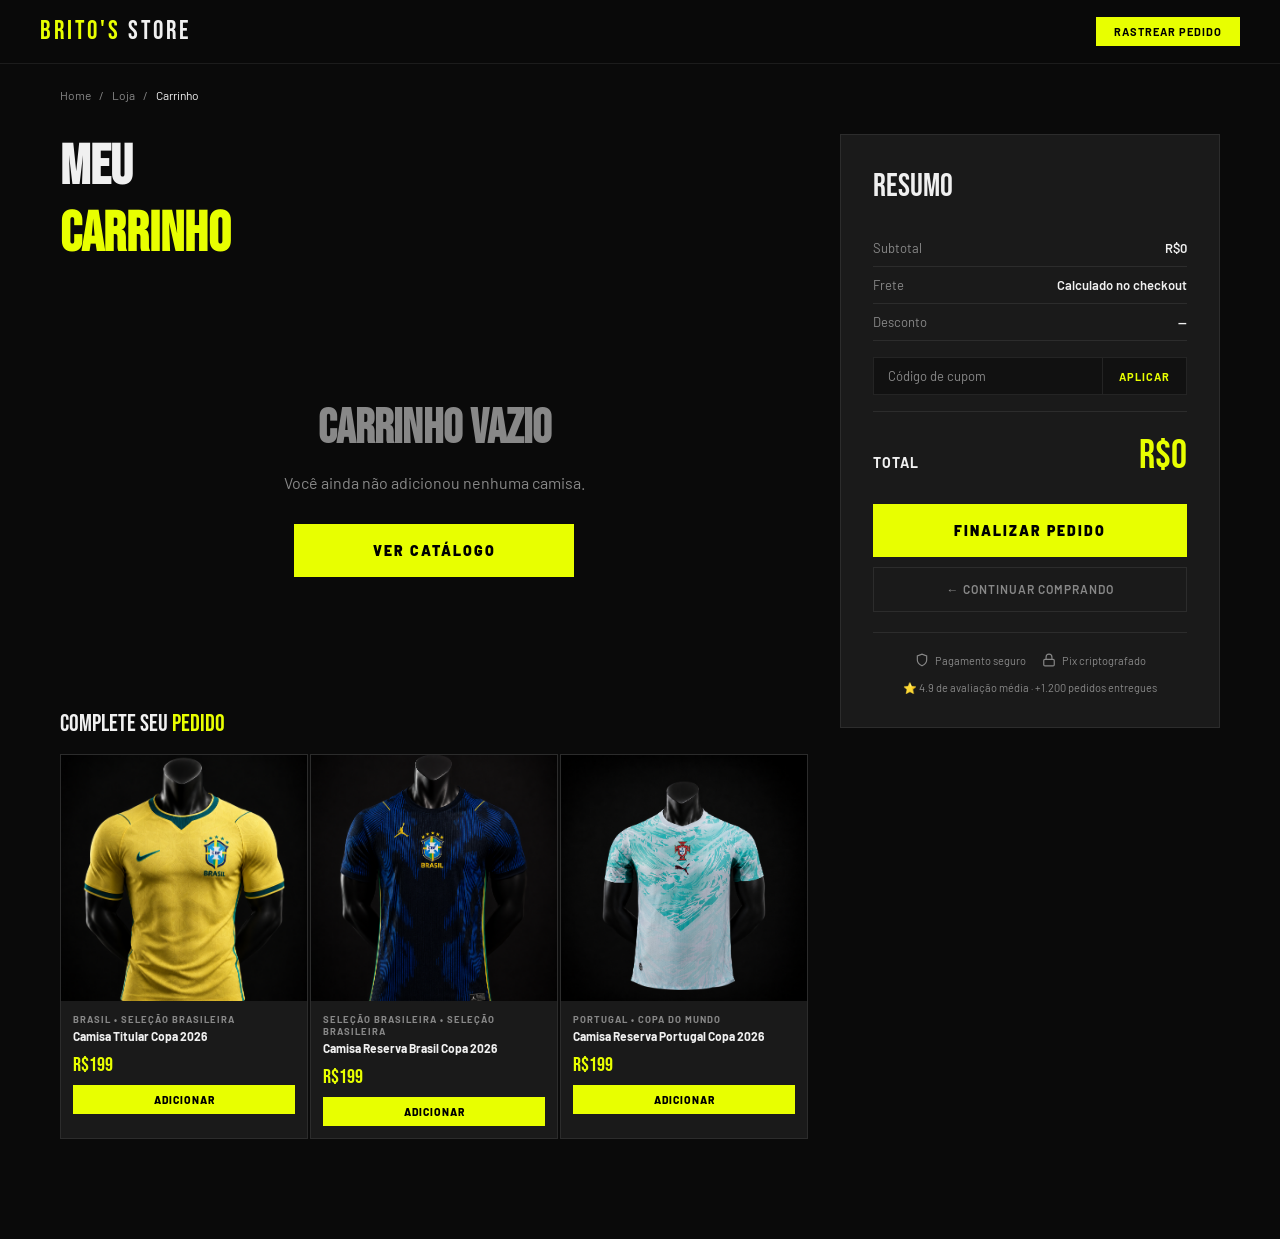
<file: carrinho.html>
<!DOCTYPE html>
<html lang="pt-BR">
<head>
<meta charset="UTF-8"><meta name="viewport" content="width=device-width, initial-scale=1.0">
<title>Carrinho — Brito's Store</title>
<link href="https://fonts.googleapis.com/css2?family=Bebas+Neue&family=Barlow:wght@300;400;600;700;900&display=swap" rel="stylesheet">
<link rel="icon" type="image/png" href="./assets/img/favicon.png">
<style>
*,*::before,*::after{box-sizing:border-box;margin:0;padding:0}
:root{--bg:#0a0a0a;--bg2:#111;--bg3:#1a1a1a;--accent:#e8ff00;--accent2:#ff3c3c;--text:#f0f0f0;--muted:#888;--border:rgba(255,255,255,0.08);--font-display:'Bebas Neue',sans-serif;--font-body:'Barlow',sans-serif}
body{background:var(--bg);color:var(--text);font-family:var(--font-body)}
nav{position:fixed;top:0;left:0;right:0;z-index:100;display:flex;align-items:center;justify-content:space-between;padding:0 40px;height:64px;background:rgba(10,10,10,0.95);backdrop-filter:blur(12px);border-bottom:1px solid var(--border)}
.logo{font-family:var(--font-display);font-size:26px;letter-spacing:3px;color:var(--accent);text-decoration:none}.logo span{color:var(--text)}
.nav-right{display:flex;align-items:center;gap:16px}
.btn-nav{background:var(--accent);color:#000;border:none;padding:8px 18px;font-family:var(--font-body);font-weight:700;font-size:11px;letter-spacing:1px;text-transform:uppercase;cursor:pointer}
.breadcrumb{padding:88px 60px 0;display:flex;gap:8px;font-size:12px;color:var(--muted)}
.breadcrumb a{color:var(--muted);text-decoration:none}.breadcrumb a:hover{color:var(--accent)}
.cart-layout{display:grid;grid-template-columns:1fr 380px;gap:32px;padding:32px 60px 100px;max-width:1400px;margin:0 auto}
.cart-title{font-family:var(--font-display);font-size:56px;color:var(--text);margin-bottom:32px}
.cart-title em{color:var(--accent);font-style:normal}
.cart-items{display:flex;flex-direction:column;gap:2px}
.cart-item{background:var(--bg3);border:1px solid var(--border);padding:20px;display:grid;grid-template-columns:100px 1fr auto;gap:20px;align-items:center;transition:border-color .2s}
.cart-item:hover{border-color:rgba(232,255,0,0.15)}
.item-img{aspect-ratio:1/1;background:var(--bg2);display:flex;align-items:center;justify-content:center}
.item-details{}
.item-club{font-size:10px;font-weight:700;letter-spacing:1.5px;text-transform:uppercase;color:var(--muted);margin-bottom:4px}
.item-name{font-size:15px;font-weight:700;color:var(--text);margin-bottom:8px}
.item-meta{display:flex;gap:8px;margin-bottom:14px}
.meta-tag{font-size:11px;background:var(--bg2);border:1px solid var(--border);padding:3px 8px;color:var(--muted)}
.item-qty{display:flex;align-items:center;gap:0}
.qty-btn{width:32px;height:32px;background:var(--bg2);border:1px solid var(--border);color:var(--text);font-size:16px;cursor:pointer;display:flex;align-items:center;justify-content:center;transition:all .2s}
.qty-btn:hover{border-color:var(--accent);color:var(--accent)}
.qty-num{width:40px;height:32px;background:var(--bg);border-top:1px solid var(--border);border-bottom:1px solid var(--border);display:flex;align-items:center;justify-content:center;font-size:13px;font-weight:700}
.item-right{text-align:right;display:flex;flex-direction:column;align-items:flex-end;gap:12px}
.item-price{font-family:var(--font-display);font-size:32px;color:var(--accent)}
.btn-remove{background:none;border:none;color:var(--muted);cursor:pointer;font-size:12px;letter-spacing:1px;text-transform:uppercase;transition:color .2s}
.btn-remove:hover{color:var(--accent2)}
.cart-empty{text-align:center;padding:100px 40px;display:none}
.enc-note{background:var(--bg3);border:1px solid rgba(232,255,0,0.25);padding:14px 18px;font-size:12.5px;color:var(--muted);line-height:1.6;margin:16px 0}
.enc-note strong{color:var(--accent)}
.cart-empty h2{font-family:var(--font-display);font-size:48px;margin-bottom:16px;color:var(--muted)}
.cart-empty p{color:var(--muted);margin-bottom:32px}

/* ORDER SUMMARY */
.order-summary{background:var(--bg3);border:1px solid var(--border);padding:32px;height:fit-content;position:sticky;top:80px}
.summary-title{font-family:var(--font-display);font-size:32px;color:var(--text);margin-bottom:24px}
.summary-row{display:flex;justify-content:space-between;align-items:center;font-size:13px;padding:10px 0;border-bottom:1px solid var(--border)}
.summary-row:last-of-type{border-bottom:none}
.summary-row .label{color:var(--muted)}
.summary-row .val{color:var(--text);font-weight:600}
.summary-total{display:flex;justify-content:space-between;align-items:baseline;padding:20px 0 24px;border-top:1px solid var(--border);margin-top:8px}
.summary-total .label{font-size:14px;font-weight:700;letter-spacing:1px;text-transform:uppercase}
.summary-total .val{font-family:var(--font-display);font-size:40px;color:var(--accent)}
.coupon-row{margin:16px 0;display:flex;gap:0}
.coupon-input{flex:1;background:var(--bg2);border:1px solid var(--border);border-right:none;padding:10px 14px;color:var(--text);font-family:var(--font-body);font-size:13px;outline:none}
.coupon-input::placeholder{color:var(--muted)}
.coupon-btn{background:var(--bg2);border:1px solid var(--border);color:var(--accent);padding:10px 16px;font-family:var(--font-body);font-size:11px;font-weight:700;letter-spacing:1px;text-transform:uppercase;cursor:pointer;white-space:nowrap;transition:all .2s}
.coupon-btn:hover{background:var(--bg3)}
.btn-checkout{width:100%;background:var(--accent);color:#000;border:none;padding:18px;font-family:var(--font-body);font-weight:900;font-size:14px;letter-spacing:2px;text-transform:uppercase;cursor:pointer;transition:all .2s;margin-bottom:10px}
.btn-checkout:hover{background:#fff;transform:translateY(-1px)}
.btn-continue{width:100%;background:transparent;color:var(--muted);border:1px solid var(--border);padding:14px;font-family:var(--font-body);font-size:12px;font-weight:600;letter-spacing:1px;text-transform:uppercase;cursor:pointer;transition:all .2s}
.btn-continue:hover{border-color:var(--text);color:var(--text)}
.security-badges{display:flex;justify-content:center;gap:16px;margin-top:20px;padding-top:20px;border-top:1px solid var(--border)}
.sec-badge{display:flex;align-items:center;gap:6px;font-size:11px;color:var(--muted)}
.sec-badge svg{width:14px;height:14px;stroke:var(--muted);fill:none}

.cross-sell{margin-top:32px}
.cross-sell-title{font-family:var(--font-display);font-size:24px;color:var(--text);margin-bottom:16px}
.cross-sell-title em{color:var(--accent);font-style:normal}
.cross-sell-grid{display:grid;grid-template-columns:repeat(3,1fr);gap:2px}
.cs-card{background:var(--bg3);border:1px solid var(--border);cursor:pointer;transition:border-color .2s}
.cs-card:hover{border-color:rgba(232,255,0,0.25)}
.cs-img{aspect-ratio:1/1;background:var(--bg2);display:flex;align-items:center;justify-content:center;overflow:hidden}
.cs-info{padding:12px}
.cs-club{font-size:9.5px;font-weight:700;letter-spacing:1px;text-transform:uppercase;color:var(--muted);margin-bottom:4px}
.cs-name{font-size:12px;font-weight:700;color:var(--text);margin-bottom:8px;line-height:1.3}
.cs-price{font-family:var(--font-display);font-size:20px;color:var(--accent);margin-bottom:8px}
.cs-add{width:100%;background:var(--accent);color:#000;border:none;padding:8px;font-family:var(--font-body);font-weight:800;font-size:10.5px;letter-spacing:1px;text-transform:uppercase;cursor:pointer}
.cs-add:hover{background:#fff}

@media(max-width:1024px){.cart-layout{grid-template-columns:1fr;padding:24px 32px 80px}.order-summary{position:static}}
@media(max-width:768px){
  nav{padding:0 20px;height:56px}
  .breadcrumb{padding:76px 20px 0}
  .cart-layout{padding:16px 20px 60px}
  .cart-item{grid-template-columns:72px 1fr;gap:12px;padding:14px}
  .item-right{grid-column:1/-1;flex-direction:row;justify-content:space-between;align-items:center}
  .item-name{font-size:13px}
  .item-price{font-size:26px}
  .summary-title{font-size:26px}
  .summary-total .val{font-size:32px}
  .order-summary{padding:24px}
  .security-badges{flex-wrap:wrap;gap:12px}
  .cross-sell-grid{grid-template-columns:1fr 1fr}
  .cross-sell-grid .cs-card:last-child{display:none}
}
@media(max-width:480px){
  .cart-item{grid-template-columns:60px 1fr;gap:10px}
  .item-meta{flex-wrap:wrap;gap:4px}
  .coupon-row{flex-direction:column}
  .coupon-btn{width:100%;padding:12px}
}
</style>
</head>
<body>
<nav>
  <a href="index.html" class="logo">BRITO'S<span> STORE</span></a>
  <div class="nav-right">
    <button class="btn-nav" onclick="location.href='rastrear.html'">Rastrear Pedido</button>
  </div>
</nav>

<div class="breadcrumb">
  <a href="index.html">Home</a><span>/</span>
  <a href="loja.html">Loja</a><span>/</span>
  <span style="color:var(--text)">Carrinho</span>
</div>

<div class="cart-layout">
  <div>
    <h1 class="cart-title">MEU<br><em>CARRINHO</em></h1>

    <div class="cart-items" id="cartItems"></div>

    <div class="enc-note" id="encNote" style="display:none">
      📦 Seu pedido inclui item(ns) <strong>sob encomenda</strong> — o prazo de envio será confirmado por WhatsApp após o pagamento, geralmente entre 7 e 15 dias úteis.
    </div>

    <div class="cart-empty" id="cartEmpty">
      <h2>CARRINHO VAZIO</h2>
      <p>Você ainda não adicionou nenhuma camisa.</p>
      <button class="btn-checkout" style="max-width:280px;margin:0 auto" onclick="location.href='loja.html'">Ver Catálogo</button>
    </div>

    <div class="cross-sell" id="crossSell" style="display:none">
      <div class="cross-sell-title">COMPLETE SEU <em>PEDIDO</em></div>
      <div class="cross-sell-grid" id="crossSellGrid"></div>
    </div>

  </div>

  <div class="order-summary">
    <div class="summary-title">RESUMO</div>
    <div class="summary-row"><span class="label">Subtotal</span><span class="val" id="subtotal">R$0</span></div>
    <div class="summary-row"><span class="label">Frete</span><span class="val">Calculado no checkout</span></div>
    <div class="summary-row"><span class="label">Desconto</span><span class="val" id="discount">—</span></div>
    <div class="coupon-row">
      <input class="coupon-input" type="text" placeholder="Código de cupom" id="couponInput">
      <button class="coupon-btn" onclick="applyCoupon()">Aplicar</button>
    </div>
    <div class="summary-total">
      <span class="label">Total</span>
      <span class="val" id="totalPrice">R$0</span>
    </div>
    <button class="btn-checkout" onclick="location.href='checkout.html'">Finalizar Pedido</button>
    <button class="btn-continue" onclick="location.href='loja.html'">← Continuar comprando</button>
    <div class="security-badges">
      <div class="sec-badge"><svg viewBox="0 0 24 24" stroke-width="2"><path d="M12 22s8-4 8-10V5l-8-3-8 3v7c0 6 8 10 8 10z"/></svg>Pagamento seguro</div>
      <div class="sec-badge"><svg viewBox="0 0 24 24" stroke-width="2"><rect x="3" y="11" width="18" height="11" rx="2"/><path d="M7 11V7a5 5 0 0110 0v4"/></svg>Pix criptografado</div>
    </div>
    <div style="text-align:center;font-size:11px;color:var(--muted);margin-top:14px">⭐ 4.9 de avaliação média · +1.200 pedidos entregues</div>
  </div>
</div>

<script src="catalogo.js"></script>
<script>
let cart = JSON.parse(localStorage.getItem('cart')||'[]');

function render(){
  const el=document.getElementById('cartItems');
  const empty=document.getElementById('cartEmpty');
  const encNote=document.getElementById('encNote');
  if(!cart.length){el.innerHTML='';empty.style.display='block';document.getElementById('crossSell').style.display='none';return;}
  empty.style.display='none';
  const hasEnc = cart.some(item => item.status === 'encomenda');
  encNote.style.display = hasEnc ? 'block' : 'none';
  el.innerHTML=cart.map((item,i)=>`
    <div class="cart-item">
      <div class="item-img">
        ${item.imagem
          ? `<img src="${item.imagem}" alt="${item.club} ${item.name}" style="width:100%;height:100%;object-fit:contain" onerror="this.style.display='none'">`
          : `<svg width="60" height="80" viewBox="0 0 200 260" fill="none"><path d="M60 20L30 60L10 55L25 100L10 200L80 215L80 120L120 120L120 215L190 200L175 100L190 55L170 60L140 20L120 30L110 60Q100 70 90 60L80 30Z" fill="${item.color||'rgba(100,100,100,0.3)'}" stroke="${item.stroke||'rgba(150,150,150,0.5)'}" stroke-width="2"/></svg>`}
      </div>
      <div class="item-details">
        <div class="item-club">${item.club} • ${item.liga}</div>
        <div class="item-name">${item.name}</div>
        <div class="item-meta">
          <span class="meta-tag">Tamanho: ${item.size}</span>
        </div>
        <div class="item-qty">
          <button class="qty-btn" onclick="updateQty(${i},-1)">−</button>
          <div class="qty-num">${item.qty}</div>
          <button class="qty-btn" onclick="updateQty(${i},1)">+</button>
        </div>
      </div>
      <div class="item-right">
        <div class="item-price">R$${item.price*item.qty}</div>
        <button class="btn-remove" onclick="removeItem(${i})">Remover</button>
      </div>
    </div>
  `).join('');
  const sub=cart.reduce((a,i)=>a+i.price*i.qty,0);
  document.getElementById('subtotal').textContent='R$'+sub;
  document.getElementById('totalPrice').textContent='R$'+sub;
  renderCrossSell();
}

function renderCrossSell(){
  const catalog = window.CATALOGO || [];
  if(!catalog.length) return;
  const cartIds = new Set(cart.map(i=>i.id));
  const suggestions = catalog.filter(p=>!cartIds.has(p.id)).slice(0,3);
  const wrap = document.getElementById('crossSell');
  const grid = document.getElementById('crossSellGrid');
  if(!suggestions.length){ wrap.style.display='none'; return; }
  wrap.style.display='block';
  grid.innerHTML = suggestions.map(p=>`
    <div class="cs-card" onclick="location.href='produto.html?id=${p.id}'">
      <div class="cs-img">${productImageHTML(p,100,130)}</div>
      <div class="cs-info">
        <div class="cs-club">${p.club} • ${p.liga}</div>
        <div class="cs-name">${p.name}</div>
        <div class="cs-price">R$${p.price}</div>
        <button class="cs-add" onclick="event.stopPropagation();quickAdd(${p.id})">Adicionar</button>
      </div>
    </div>
  `).join('');
}

function quickAdd(id){
  const catalog = window.CATALOGO || [];
  const product = catalog.find(p=>p.id===id);
  if(!product) return;
  addToCart(product, product.sizes[0]||'M', 1);
  cart = JSON.parse(localStorage.getItem('cart')||'[]');
  render();
}
function updateQty(i,d){ cart[i].qty=Math.max(1,cart[i].qty+d); localStorage.setItem('cart',JSON.stringify(cart)); render(); }
function removeItem(i){ cart.splice(i,1); localStorage.setItem('cart',JSON.stringify(cart)); render(); }
function applyCoupon(){ const c=document.getElementById('couponInput').value.toUpperCase(); if(c==='BRITO10'){ document.getElementById('discount').textContent='-10%'; alert('Cupom aplicado! 10% de desconto.'); } else { alert('Cupom inválido.'); } }
render();
loadCatalogo().then(()=>renderCrossSell());
</script>
</body>
</html>
</file>
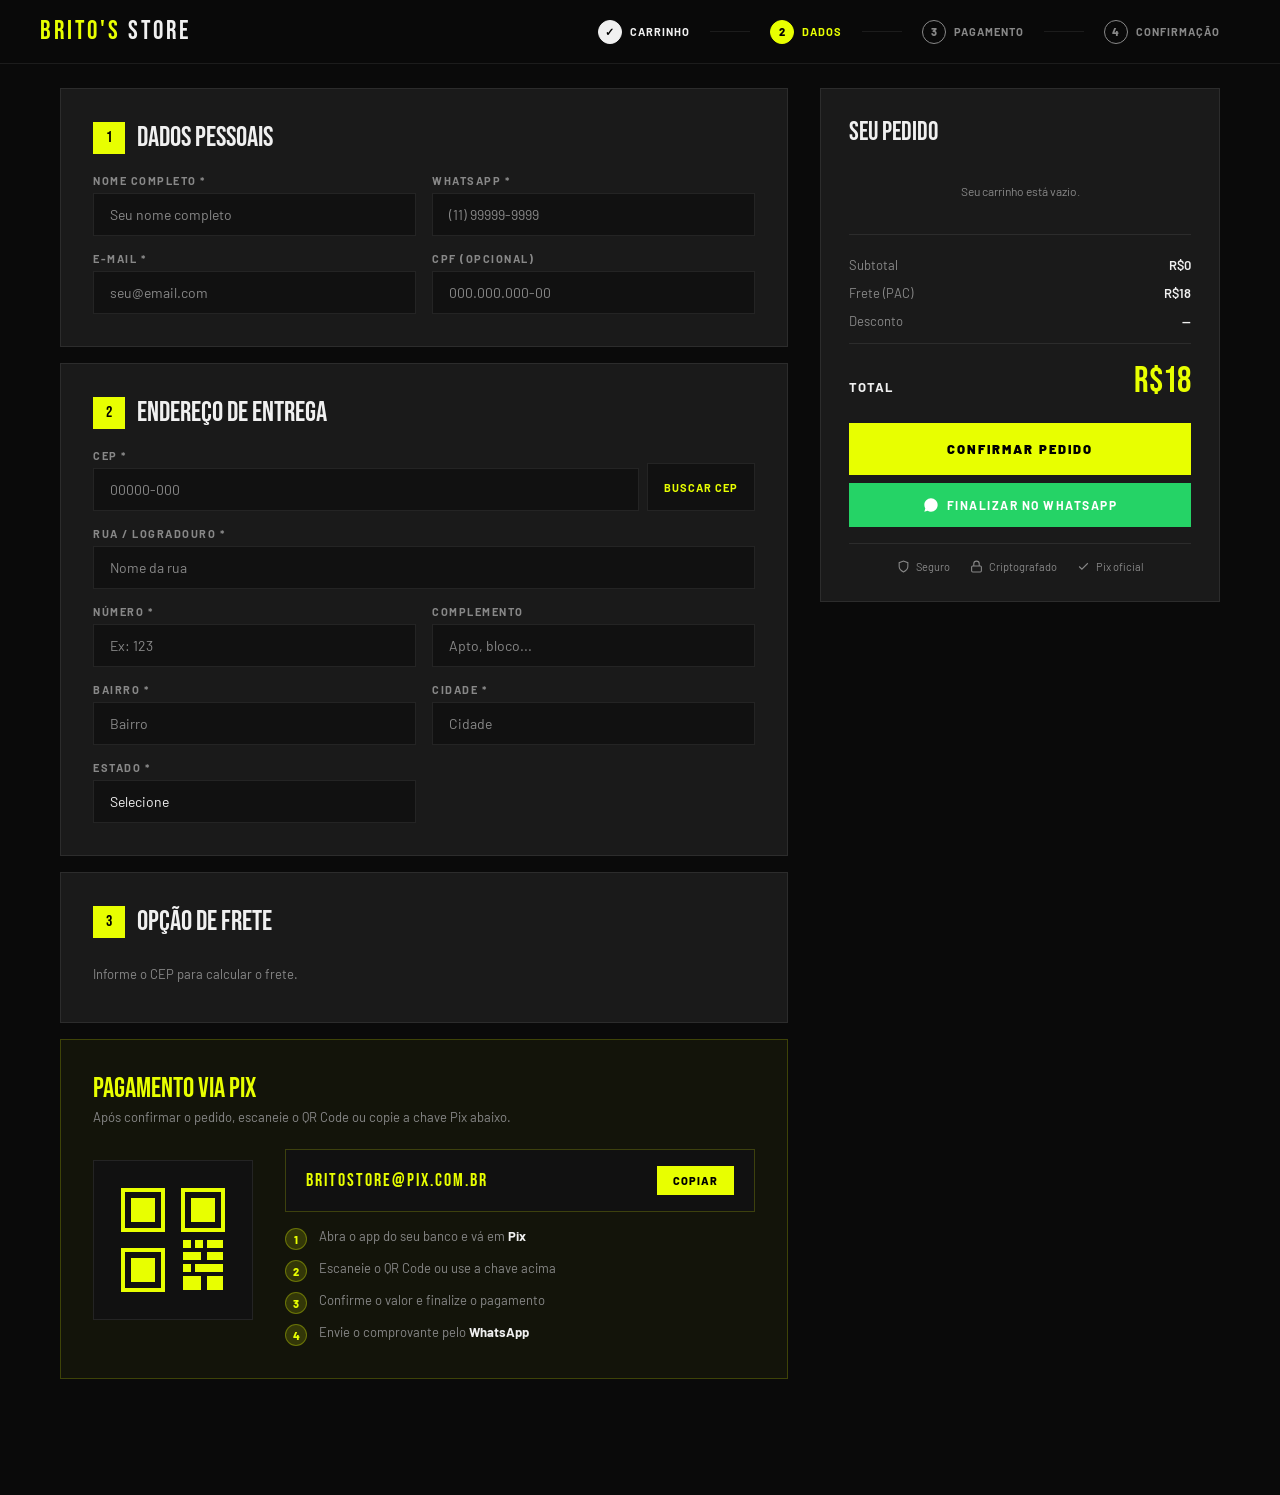
<file: checkout.html>
<!DOCTYPE html>
<html lang="pt-BR">
<head>
<meta charset="UTF-8"><meta name="viewport" content="width=device-width, initial-scale=1.0">
<title>Checkout — Brito's Store</title>
<link href="https://fonts.googleapis.com/css2?family=Bebas+Neue&family=Barlow:wght@300;400;600;700;900&display=swap" rel="stylesheet">
<link rel="icon" type="image/png" href="./assets/img/favicon.png">
<style>
*,*::before,*::after{box-sizing:border-box;margin:0;padding:0}
:root{--bg:#0a0a0a;--bg2:#111;--bg3:#1a1a1a;--accent:#e8ff00;--accent2:#ff3c3c;--text:#f0f0f0;--muted:#888;--border:rgba(255,255,255,0.08);--green:#25D366;--font-display:'Bebas Neue',sans-serif;--font-body:'Barlow',sans-serif}
body{background:var(--bg);color:var(--text);font-family:var(--font-body)}
nav{position:fixed;top:0;left:0;right:0;z-index:100;display:flex;align-items:center;justify-content:space-between;padding:0 40px;height:64px;background:rgba(10,10,10,0.95);backdrop-filter:blur(12px);border-bottom:1px solid var(--border)}
.logo{font-family:var(--font-display);font-size:26px;letter-spacing:3px;color:var(--accent);text-decoration:none}.logo span{color:var(--text)}
.steps{display:flex;align-items:center;gap:0}
.step{display:flex;align-items:center;gap:8px;padding:0 20px;font-size:11px;font-weight:700;letter-spacing:1px;text-transform:uppercase;color:var(--muted)}
.step.active{color:var(--accent)}
.step.done{color:var(--text)}
.step-num{width:24px;height:24px;border-radius:50%;border:1px solid currentColor;display:flex;align-items:center;justify-content:center;font-size:11px;font-weight:800;flex-shrink:0}
.step.active .step-num{background:var(--accent);border-color:var(--accent);color:#000}
.step.done .step-num{background:var(--text);border-color:var(--text);color:#000}
.step-sep{width:40px;height:1px;background:var(--border)}

.checkout-layout{display:grid;grid-template-columns:1fr 400px;gap:32px;padding:88px 60px 100px;max-width:1400px;margin:0 auto}
.section-title{font-family:var(--font-display);font-size:28px;color:var(--text);margin-bottom:20px;display:flex;align-items:center;gap:12px}
.section-title .num{width:32px;height:32px;background:var(--accent);color:#000;display:flex;align-items:center;justify-content:center;font-size:16px;flex-shrink:0}
.form-section{background:var(--bg3);border:1px solid var(--border);padding:32px;margin-bottom:16px}
.form-grid{display:grid;grid-template-columns:1fr 1fr;gap:16px}
.form-grid.full{grid-template-columns:1fr}
.field{display:flex;flex-direction:column;gap:6px}
.field label{font-size:11px;font-weight:700;letter-spacing:1.5px;text-transform:uppercase;color:var(--muted)}
.field input,.field select{background:var(--bg2);border:1px solid var(--border);color:var(--text);font-family:var(--font-body);font-size:14px;padding:12px 16px;outline:none;transition:border-color .2s;-webkit-appearance:none}
.field input:focus,.field select:focus{border-color:rgba(232,255,0,0.4)}
.field input::placeholder{color:var(--muted)}
.field select option{background:var(--bg3)}
.field-hint{font-size:11px;color:var(--muted);margin-top:2px}
.cep-row{display:grid;grid-template-columns:1fr auto;gap:8px;align-items:end}
.btn-cep{background:var(--bg2);border:1px solid var(--border);color:var(--accent);padding:12px 16px;font-family:var(--font-body);font-size:11px;font-weight:700;letter-spacing:1px;text-transform:uppercase;cursor:pointer;height:48px;white-space:nowrap;transition:all .2s}
.btn-cep:hover{border-color:var(--accent)}

/* FRETE */
.frete-options{display:flex;flex-direction:column;gap:8px;margin-top:4px}
.frete-opt{display:flex;align-items:center;gap:14px;background:var(--bg2);border:1px solid var(--border);padding:14px 16px;cursor:pointer;transition:all .2s}
.frete-opt:hover,.frete-opt.active{border-color:rgba(232,255,0,0.3);background:rgba(232,255,0,0.04)}
.frete-opt input{accent-color:var(--accent)}
.frete-label{flex:1}
.frete-name{font-size:13px;font-weight:700;color:var(--text)}
.frete-prazo{font-size:11px;color:var(--muted);margin-top:2px}
.frete-price{font-family:var(--font-display);font-size:22px;color:var(--accent)}

/* PIX */
.pix-section{background:rgba(232,255,0,0.04);border:1px solid rgba(232,255,0,0.2);padding:32px;margin-bottom:16px}
.pix-title{font-family:var(--font-display);font-size:28px;color:var(--accent);margin-bottom:4px}
.pix-desc{font-size:13px;color:var(--muted);margin-bottom:24px}
.pix-key-box{background:var(--bg2);border:1px solid rgba(232,255,0,0.2);padding:16px 20px;display:flex;justify-content:space-between;align-items:center;margin-bottom:16px}
.pix-key{font-family:var(--font-display);font-size:18px;letter-spacing:2px;color:var(--accent)}
.btn-copy{background:var(--accent);color:#000;border:none;padding:8px 16px;font-family:var(--font-body);font-size:11px;font-weight:800;letter-spacing:1px;text-transform:uppercase;cursor:pointer;transition:all .2s}
.btn-copy:hover{background:#fff}
.pix-qr{width:160px;height:160px;background:var(--bg2);border:1px solid var(--border);display:flex;align-items:center;justify-content:center;margin:0 auto 16px;position:relative}
.pix-qr-inner{display:grid;grid-template-columns:repeat(8,16px);gap:2px}
.pix-qr-inner span{width:14px;height:14px;border-radius:1px}
.pix-steps{display:flex;flex-direction:column;gap:10px}
.pix-step{display:flex;gap:12px;align-items:flex-start;font-size:13px;color:var(--muted)}
.pix-step-num{width:22px;height:22px;background:rgba(232,255,0,0.15);border:1px solid rgba(232,255,0,0.3);border-radius:50%;display:flex;align-items:center;justify-content:center;font-size:11px;font-weight:800;color:var(--accent);flex-shrink:0}

/* ORDER SUMMARY SIDE */
.order-side{background:var(--bg3);border:1px solid var(--border);padding:28px;height:fit-content;position:sticky;top:80px}
.order-side-title{font-family:var(--font-display);font-size:26px;margin-bottom:20px}
.order-items{display:flex;flex-direction:column;gap:2px;margin-bottom:20px}
.oi{display:flex;gap:12px;align-items:center;padding:12px;background:var(--bg2)}
.oi-img{width:52px;aspect-ratio:1/1;background:var(--bg);display:flex;align-items:center;justify-content:center;flex-shrink:0}
.oi-info{flex:1}
.oi-name{font-size:12px;font-weight:700;line-height:1.3;margin-bottom:4px}
.oi-meta{font-size:11px;color:var(--muted)}
.oi-price{font-family:var(--font-display);font-size:22px;color:var(--accent);flex-shrink:0}
.divider{height:1px;background:var(--border);margin:16px 0}
.sum-row{display:flex;justify-content:space-between;font-size:13px;padding:6px 0}
.sum-row .lbl{color:var(--muted)}.sum-row .val{color:var(--text);font-weight:600}
.sum-total{display:flex;justify-content:space-between;align-items:baseline;padding:16px 0 0;border-top:1px solid var(--border);margin-top:8px}
.sum-total .lbl{font-size:13px;font-weight:700;text-transform:uppercase;letter-spacing:1px}
.sum-total .val{font-family:var(--font-display);font-size:36px;color:var(--accent)}

.btn-place{width:100%;background:var(--accent);color:#000;border:none;padding:18px;font-family:var(--font-body);font-weight:900;font-size:13px;letter-spacing:2px;text-transform:uppercase;cursor:pointer;margin-top:20px;transition:all .2s}
.btn-place:hover{background:#fff;transform:translateY(-1px)}
.btn-wpp-checkout{width:100%;background:var(--green);color:#fff;border:none;padding:14px;font-family:var(--font-body);font-weight:700;font-size:12px;letter-spacing:1.5px;text-transform:uppercase;cursor:pointer;margin-top:8px;display:flex;align-items:center;justify-content:center;gap:8px;transition:opacity .2s}
.btn-wpp-checkout:hover{opacity:.85}
.btn-wpp-checkout svg{width:16px;height:16px;fill:#fff}
.secure-row{display:flex;justify-content:center;gap:20px;margin-top:16px;padding-top:16px;border-top:1px solid var(--border)}
.secure-item{display:flex;align-items:center;gap:6px;font-size:11px;color:var(--muted)}
.secure-item svg{width:13px;height:13px;stroke:var(--muted);fill:none}

@media(max-width:1024px){.checkout-layout{grid-template-columns:1fr;padding:80px 32px 80px}.order-side{position:static}.steps{display:none}}
@media(max-width:768px){
  nav{padding:0 20px;height:56px}
  .checkout-layout{padding:76px 20px 60px}
  .form-grid{grid-template-columns:1fr}
  .pix-key-box{flex-direction:column;align-items:flex-start;gap:12px}
  .pix-key{font-size:14px;letter-spacing:1px;word-break:break-all}
  .pix-section{padding:20px}
  .pix-qr{width:140px;height:140px}
  .order-side{padding:20px}
  .order-side-title{font-size:22px}
  .sum-total .val{font-size:28px}
  .secure-row{flex-wrap:wrap;gap:12px;justify-content:center}
}
@media(max-width:480px){
  .pix-key{font-size:12px}
  .form-section{padding:20px 16px}
  .btn-place{font-size:12px;padding:16px}
}
</style>
</head>
<body>
<nav>
  <a href="index.html" class="logo">BRITO'S<span> STORE</span></a>
  <div class="steps">
    <div class="step done"><div class="step-num">✓</div>Carrinho</div>
    <div class="step-sep"></div>
    <div class="step active"><div class="step-num">2</div>Dados</div>
    <div class="step-sep"></div>
    <div class="step"><div class="step-num">3</div>Pagamento</div>
    <div class="step-sep"></div>
    <div class="step"><div class="step-num">4</div>Confirmação</div>
  </div>
</nav>

<div class="checkout-layout">
  <div>
    <!-- DADOS PESSOAIS -->
    <div class="form-section">
      <div class="section-title"><span class="num">1</span>Dados Pessoais</div>
      <div class="form-grid">
        <div class="field"><label>Nome completo *</label><input type="text" placeholder="Seu nome completo" id="nome"></div>
        <div class="field"><label>WhatsApp *</label><input type="tel" placeholder="(11) 99999-9999" id="wpp"></div>
        <div class="field"><label>E-mail *</label><input type="email" placeholder="seu@email.com" id="email"></div>
        <div class="field"><label>CPF (opcional)</label><input type="text" placeholder="000.000.000-00" id="cpf"></div>
      </div>
    </div>

    <!-- ENTREGA -->
    <div class="form-section">
      <div class="section-title"><span class="num">2</span>Endereço de Entrega</div>
      <div class="form-grid">
        <div class="cep-row" style="grid-column:1/-1">
          <div class="field"><label>CEP *</label><input type="text" placeholder="00000-000" id="cep" oninput="formatCep(this)"></div>
          <button class="btn-cep" onclick="buscarCep()">Buscar CEP</button>
        </div>
        <div class="field" style="grid-column:1/-1"><label>Rua / Logradouro *</label><input type="text" placeholder="Nome da rua" id="rua"></div>
        <div class="field"><label>Número *</label><input type="text" placeholder="Ex: 123" id="numero"></div>
        <div class="field"><label>Complemento</label><input type="text" placeholder="Apto, bloco..." id="comp"></div>
        <div class="field"><label>Bairro *</label><input type="text" placeholder="Bairro" id="bairro"></div>
        <div class="field"><label>Cidade *</label><input type="text" placeholder="Cidade" id="cidade"></div>
        <div class="field"><label>Estado *</label>
          <select id="estado">
            <option value="">Selecione</option>
            <option>SP</option><option>RJ</option><option>MG</option><option>RS</option><option>PR</option><option>SC</option><option>BA</option><option>CE</option><option>PE</option><option>GO</option><option>DF</option><option>AM</option><option>PA</option><option>MA</option><option>PI</option><option>RN</option><option>PB</option><option>AL</option><option>SE</option><option>ES</option><option>MS</option><option>MT</option><option>RO</option><option>AC</option><option>AP</option><option>RR</option><option>TO</option>
          </select>
        </div>
      </div>
    </div>

    <!-- FRETE -->
    <div class="form-section">
      <div class="section-title"><span class="num">3</span>Opção de Frete</div>
      <div id="freteLoading" style="color:var(--muted);font-size:13px;padding:8px 0">Informe o CEP para calcular o frete.</div>
      <div class="frete-options" id="freteOptions" style="display:none">
        <label class="frete-opt active">
          <input type="radio" name="frete" value="pac" checked>
          <div class="frete-label"><div class="frete-name">PAC — Correios</div><div class="frete-prazo">Prazo: 8–12 dias úteis</div></div>
          <span class="frete-price">R$18</span>
        </label>
        <label class="frete-opt">
          <input type="radio" name="frete" value="sedex">
          <div class="frete-label"><div class="frete-name">SEDEX — Correios</div><div class="frete-prazo">Prazo: 3–5 dias úteis</div></div>
          <span class="frete-price">R$32</span>
        </label>
      </div>
    </div>

    <!-- PIX -->
    <div class="pix-section">
      <div class="pix-title">PAGAMENTO VIA PIX</div>
      <div class="pix-desc">Após confirmar o pedido, escaneie o QR Code ou copie a chave Pix abaixo.</div>
      <div style="display:flex;gap:32px;align-items:center;flex-wrap:wrap">
        <div class="pix-qr" id="qrBox">
          <svg width="120" height="120" viewBox="0 0 120 120">
            <rect width="120" height="120" fill="#111"/>
            <rect x="10" y="10" width="40" height="40" fill="none" stroke="#e8ff00" stroke-width="4"/>
            <rect x="18" y="18" width="24" height="24" fill="#e8ff00"/>
            <rect x="70" y="10" width="40" height="40" fill="none" stroke="#e8ff00" stroke-width="4"/>
            <rect x="78" y="18" width="24" height="24" fill="#e8ff00"/>
            <rect x="10" y="70" width="40" height="40" fill="none" stroke="#e8ff00" stroke-width="4"/>
            <rect x="18" y="78" width="24" height="24" fill="#e8ff00"/>
            <rect x="70" y="60" width="8" height="8" fill="#e8ff00"/>
            <rect x="82" y="60" width="8" height="8" fill="#e8ff00"/>
            <rect x="94" y="60" width="16" height="8" fill="#e8ff00"/>
            <rect x="70" y="72" width="18" height="8" fill="#e8ff00"/>
            <rect x="94" y="72" width="16" height="8" fill="#e8ff00"/>
            <rect x="70" y="84" width="8" height="8" fill="#e8ff00"/>
            <rect x="82" y="84" width="28" height="8" fill="#e8ff00"/>
            <rect x="70" y="96" width="18" height="14" fill="#e8ff00"/>
            <rect x="94" y="96" width="16" height="14" fill="#e8ff00"/>
          </svg>
        </div>
        <div style="flex:1;min-width:200px">
          <div class="pix-key-box">
            <span class="pix-key" id="pixKey">britostore@pix.com.br</span>
            <button class="btn-copy" onclick="copyPix()">Copiar</button>
          </div>
          <div class="pix-steps">
            <div class="pix-step"><div class="pix-step-num">1</div><span>Abra o app do seu banco e vá em <strong style="color:var(--text)">Pix</strong></span></div>
            <div class="pix-step"><div class="pix-step-num">2</div><span>Escaneie o QR Code ou use a chave acima</span></div>
            <div class="pix-step"><div class="pix-step-num">3</div><span>Confirme o valor e finalize o pagamento</span></div>
            <div class="pix-step"><div class="pix-step-num">4</div><span>Envie o comprovante pelo <strong style="color:var(--text)">WhatsApp</strong></span></div>
          </div>
        </div>
      </div>
    </div>
  </div>

  <!-- SIDE SUMMARY -->
  <div class="order-side">
    <div class="order-side-title">SEU PEDIDO</div>
    <div class="order-items" id="orderItems"></div>
    <div class="divider"></div>
    <div class="sum-row"><span class="lbl">Subtotal</span><span class="val" id="subtotalVal">R$0</span></div>
    <div class="sum-row"><span class="lbl">Frete (PAC)</span><span class="val" id="freteVal">R$18</span></div>
    <div class="sum-row"><span class="lbl">Desconto</span><span class="val">—</span></div>
    <div class="sum-total"><span class="lbl">Total</span><span class="val" id="totalFinal">R$0</span></div>
    <button class="btn-place" onclick="placeOrder()">Confirmar Pedido</button>
    <button class="btn-wpp-checkout" onclick="wppOrder()">
      <svg viewBox="0 0 24 24"><path d="M17.472 14.382c-.297-.149-1.758-.867-2.03-.967-.273-.099-.471-.148-.67.15-.197.297-.767.966-.94 1.164-.173.199-.347.223-.644.075-.297-.15-1.255-.463-2.39-1.475-.883-.788-1.48-1.761-1.653-2.059-.173-.297-.018-.458.13-.606.134-.133.298-.347.446-.52.149-.174.198-.298.298-.497.099-.198.05-.371-.025-.52-.075-.149-.669-1.612-.916-2.207-.242-.579-.487-.5-.669-.51-.173-.008-.371-.01-.57-.01-.198 0-.52.074-.792.372-.272.297-1.04 1.016-1.04 2.479 0 1.462 1.065 2.875 1.213 3.074.149.198 2.096 3.2 5.077 4.487.709.306 1.262.489 1.694.625.712.227 1.36.195 1.871.118.571-.085 1.758-.719 2.006-1.413.248-.694.248-1.289.173-1.413-.074-.124-.272-.198-.57-.347z"/><path d="M11.999 2C6.477 2 2 6.477 2 12c0 1.89.525 3.657 1.438 5.168L2 22l4.944-1.424A9.953 9.953 0 0012 22c5.523 0 10-4.477 10-10S17.523 2 12 2z"/></svg>
      Finalizar no WhatsApp
    </button>
    <div class="secure-row">
      <div class="secure-item"><svg viewBox="0 0 24 24" stroke-width="2"><path d="M12 22s8-4 8-10V5l-8-3-8 3v7c0 6 8 10 8 10z"/></svg>Seguro</div>
      <div class="secure-item"><svg viewBox="0 0 24 24" stroke-width="2"><rect x="3" y="11" width="18" height="11" rx="2"/><path d="M7 11V7a5 5 0 0110 0v4"/></svg>Criptografado</div>
      <div class="secure-item"><svg viewBox="0 0 24 24" stroke-width="2"><polyline points="20,6 9,17 4,12"/></svg>Pix oficial</div>
    </div>
  </div>
</div>

<script src="catalogo.js"></script>
<script>
let cart = JSON.parse(localStorage.getItem('cart')||'[]');
let cartSubtotal = 0;

function renderOrderItems(){
  const wrap = document.getElementById('orderItems');
  if(!cart.length){
    wrap.innerHTML = '<div style="padding:16px;text-align:center;color:var(--muted);font-size:12px">Seu carrinho está vazio.</div>';
    cartSubtotal = 0;
  } else {
    wrap.innerHTML = cart.map(item=>`
      <div class="oi">
        <div class="oi-img">${item.imagem
          ? `<img src="${item.imagem}" alt="${item.club} ${item.name}" style="width:100%;height:100%;object-fit:contain" onerror="this.style.display='none'">`
          : `<svg width="36" height="48" viewBox="0 0 200 260" fill="none"><path d="M60 20L30 60L10 55L25 100L10 200L80 215L80 120L120 120L120 215L190 200L175 100L190 55L170 60L140 20L120 30L110 60Q100 70 90 60L80 30Z" fill="${item.color||'rgba(100,100,100,0.3)'}" stroke="${item.stroke||'rgba(150,150,150,0.5)'}" stroke-width="2"/></svg>`}
        </div>
        <div class="oi-info"><div class="oi-name">${item.name}</div><div class="oi-meta">Tamanho ${item.size} • Qtd: ${item.qty}</div></div>
        <div class="oi-price">R$${item.price*item.qty}</div>
      </div>
    `).join('');
    cartSubtotal = cart.reduce((a,i)=>a+i.price*i.qty,0);
  }
  document.getElementById('subtotalVal').textContent = 'R$'+cartSubtotal;
  const frete = document.querySelector('[name=frete]:checked')?.value==='sedex'?32:18;
  document.getElementById('freteVal').textContent = 'R$'+frete;
  document.getElementById('totalFinal').textContent = 'R$'+(cartSubtotal+frete);
}
renderOrderItems();
function formatCep(el){ let v=el.value.replace(/\D/g,''); if(v.length>5) v=v.substring(0,5)+'-'+v.substring(5,8); el.value=v; }
function buscarCep(){
  const cep=document.getElementById('cep').value.replace(/\D/g,'');
  if(cep.length!==8){alert('CEP inválido');return;}
  document.getElementById('freteLoading').textContent='Buscando endereço...';
  fetch(`https://viacep.com.br/ws/${cep}/json/`)
    .then(r=>r.json()).then(d=>{
      if(d.erro){alert('CEP não encontrado');return;}
      document.getElementById('rua').value=d.logradouro||'';
      document.getElementById('bairro').value=d.bairro||'';
      document.getElementById('cidade').value=d.localidade||'';
      document.getElementById('estado').value=d.uf||'';
      document.getElementById('freteLoading').textContent='Frete calculado para '+d.localidade+'/'+d.uf;
      document.getElementById('freteOptions').style.display='flex';
      document.getElementById('numero').focus();
    }).catch(()=>{ document.getElementById('freteLoading').textContent='Erro ao buscar CEP. Preencha manualmente.'; });
}
document.querySelectorAll('[name=frete]').forEach(r=>r.addEventListener('change',function(){
  const prices={pac:18,sedex:32};
  document.getElementById('freteVal').textContent='R$'+prices[this.value];
  document.getElementById('totalFinal').textContent='R$'+(cartSubtotal+prices[this.value]);
  document.querySelectorAll('.frete-opt').forEach(o=>o.classList.remove('active'));
  this.closest('.frete-opt').classList.add('active');
}));
function copyPix(){ navigator.clipboard.writeText('britostore@pix.com.br').then(()=>alert('Chave Pix copiada!')).catch(()=>alert('Copie manualmente: britostore@pix.com.br')); }
function placeOrder(){
  const nome=document.getElementById('nome').value;
  const email=document.getElementById('email').value;
  const wpp=document.getElementById('wpp').value;
  if(!nome||!email||!wpp){alert('Preencha os dados obrigatórios.');return;}
  if(!cart.length){alert('Seu carrinho está vazio.');return;}
  const frete = document.querySelector('[name=frete]:checked')?.value==='sedex'?32:18;
  sessionStorage.setItem('orderData',JSON.stringify({
    nome, email, wpp,
    pedido:'BS'+Math.floor(Math.random()*9000+1000),
    itens: cart,
    subtotal: cartSubtotal,
    frete: frete,
    total: cartSubtotal+frete
  }));
  localStorage.removeItem('cart');
  location.href='pedido-confirmado.html';
}
function wppOrder(){
  const nome=document.getElementById('nome').value||'Cliente';
  const cidade=document.getElementById('cidade').value||'—';
  const frete=document.querySelector('[name=frete]:checked')?.value==='sedex'?32:18;
  if(!cart.length){alert('Seu carrinho está vazio.');return;}
  const listaProdutos = cart.map(i=>`• ${i.name} — ${i.size} (x${i.qty})`).join('\n');
  const msg=encodeURIComponent(`Olá! Acabei de realizar um pedido na Brito's Store.\n\nPedido: #BS${Math.floor(Math.random()*9000+1000)}\n\nProdutos:\n${listaProdutos}\n\nTotal: R$${cartSubtotal+frete}\n\nNome: ${nome}\nCidade: ${cidade}\n\nVou enviar o comprovante do Pix.`);
  window.open(`https://wa.me/5511940028422?text=${msg}`,'_blank');
}
</script>
</body>
</html>
</file>
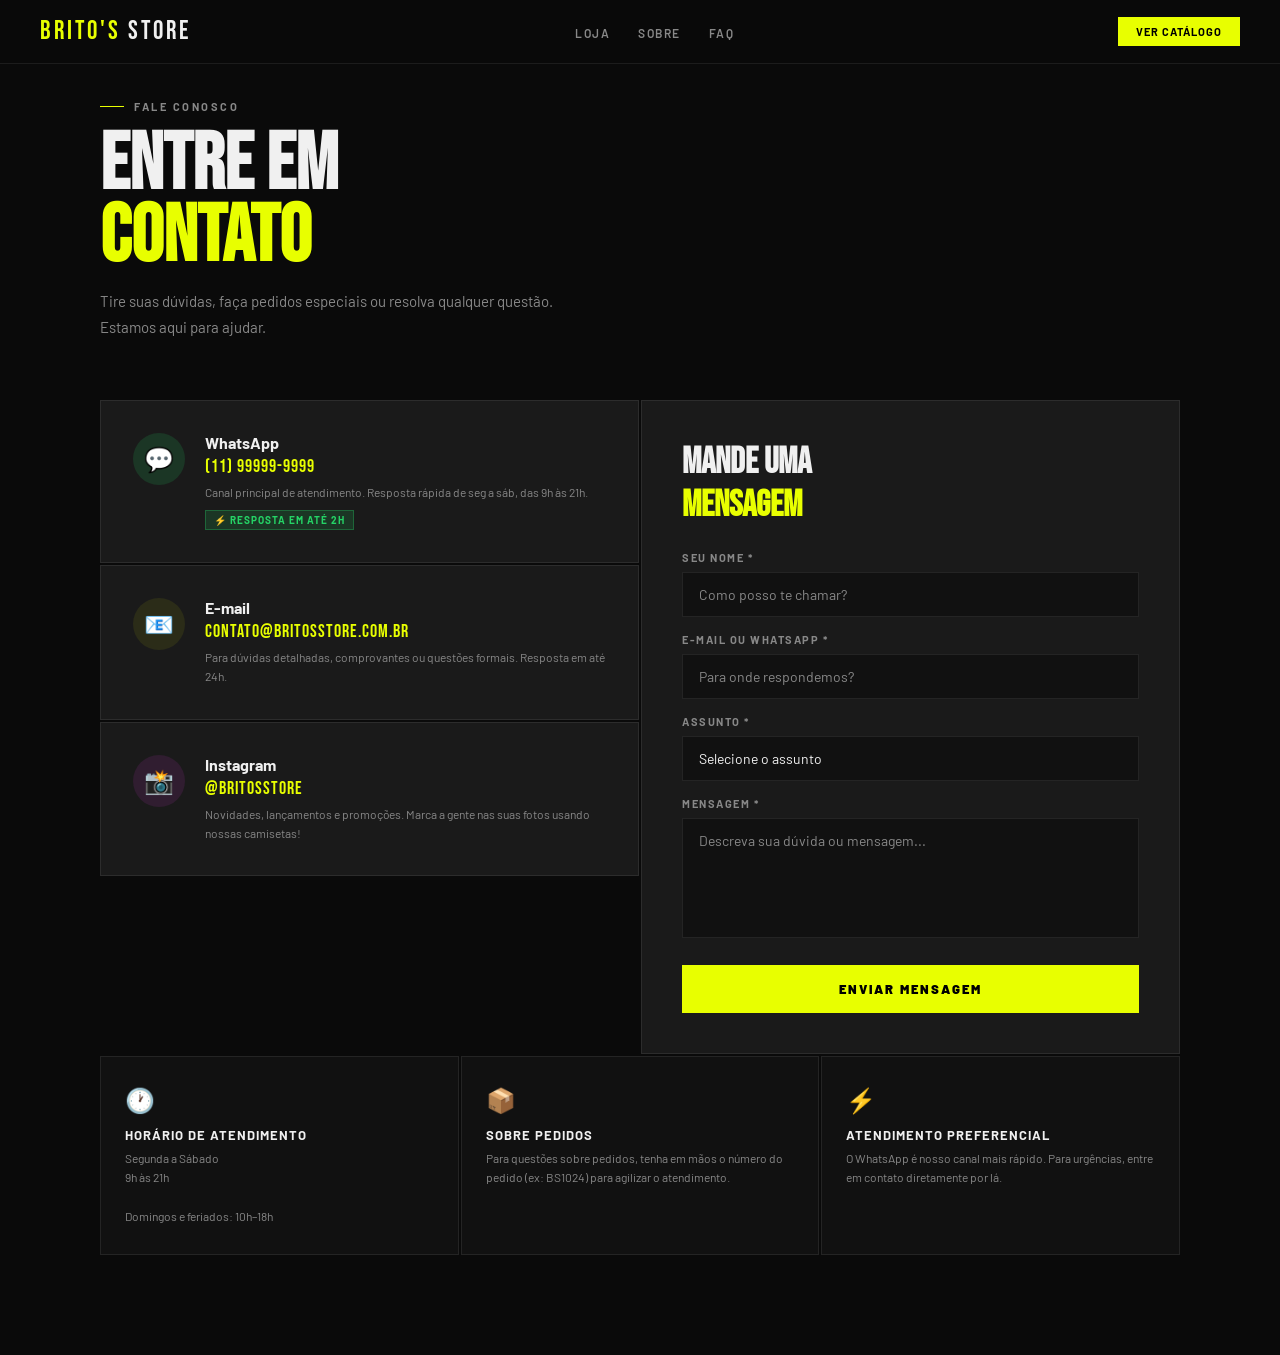
<file: contato.html>
<!DOCTYPE html>
<html lang="pt-BR">
<head>
<meta charset="UTF-8"><meta name="viewport" content="width=device-width, initial-scale=1.0">
<title>Contato — Brito's Store</title>
<link href="https://fonts.googleapis.com/css2?family=Bebas+Neue&family=Barlow:wght@300;400;600;700;900&display=swap" rel="stylesheet">
<link rel="icon" type="image/png" href="./assets/img/favicon.png">
<style>
*,*::before,*::after{box-sizing:border-box;margin:0;padding:0}
:root{--bg:#0a0a0a;--bg2:#111;--bg3:#1a1a1a;--accent:#e8ff00;--accent2:#ff3c3c;--text:#f0f0f0;--muted:#888;--border:rgba(255,255,255,0.08);--green:#25D366;--font-display:'Bebas Neue',sans-serif;--font-body:'Barlow',sans-serif}
body{background:var(--bg);color:var(--text);font-family:var(--font-body)}
nav{position:fixed;top:0;left:0;right:0;z-index:100;display:flex;align-items:center;justify-content:space-between;padding:0 40px;height:64px;background:rgba(10,10,10,0.95);backdrop-filter:blur(12px);border-bottom:1px solid var(--border)}
.logo{font-family:var(--font-display);font-size:26px;letter-spacing:3px;color:var(--accent);text-decoration:none}.logo span{color:var(--text)}
.nav-links{display:flex;gap:28px;list-style:none}
.nav-links a{color:var(--muted);text-decoration:none;font-size:12px;font-weight:600;letter-spacing:1.5px;text-transform:uppercase;transition:color .2s}
.nav-links a:hover{color:var(--accent)}
.btn-nav{background:var(--accent);color:#000;border:none;padding:8px 18px;font-family:var(--font-body);font-weight:700;font-size:11px;letter-spacing:1px;text-transform:uppercase;cursor:pointer}

.page-wrap{padding:100px 60px 100px;max-width:1200px;margin:0 auto}
.section-label{font-size:11px;font-weight:700;letter-spacing:2.5px;text-transform:uppercase;color:var(--muted);margin-bottom:16px;display:flex;align-items:center;gap:10px}
.section-label::before{content:'';width:24px;height:1px;background:var(--accent)}
.page-title{font-family:var(--font-display);font-size:80px;line-height:.9;margin-bottom:16px}
.page-title em{color:var(--accent);font-style:normal}
.page-sub{font-size:15px;color:var(--muted);max-width:480px;line-height:1.7;margin-bottom:60px}

.contact-layout{display:grid;grid-template-columns:1fr 1fr;gap:2px}

/* CHANNELS */
.channels{display:flex;flex-direction:column;gap:2px}
.channel{background:var(--bg3);border:1px solid var(--border);padding:32px;display:flex;gap:20px;align-items:flex-start;cursor:pointer;transition:all .2s;text-decoration:none}
.channel:hover{border-color:rgba(232,255,0,0.2);background:var(--bg2)}
.channel-icon{width:52px;height:52px;border-radius:50%;display:flex;align-items:center;justify-content:center;font-size:24px;flex-shrink:0}
.icon-wpp{background:rgba(37,211,102,0.15)}
.icon-email{background:rgba(232,255,0,0.08)}
.icon-insta{background:rgba(200,50,200,0.12)}
.channel-info{}
.channel-name{font-size:16px;font-weight:700;color:var(--text);margin-bottom:4px}
.channel-handle{font-size:13px;color:var(--accent);margin-bottom:6px;font-family:var(--font-display);font-size:18px;letter-spacing:1px}
.channel-desc{font-size:12px;color:var(--muted);line-height:1.6}
.channel-badge{display:inline-block;background:rgba(37,211,102,0.15);border:1px solid rgba(37,211,102,0.3);color:#25D366;font-size:10px;font-weight:700;letter-spacing:1px;text-transform:uppercase;padding:3px 8px;margin-top:8px}

/* FORM */
.contact-form{background:var(--bg3);border:1px solid var(--border);padding:40px}
.form-title{font-family:var(--font-display);font-size:36px;margin-bottom:24px}
.form-title em{color:var(--accent);font-style:normal}
.field{margin-bottom:16px}
.field label{font-size:11px;font-weight:700;letter-spacing:1.5px;text-transform:uppercase;color:var(--muted);display:block;margin-bottom:8px}
.field input,.field textarea,.field select{width:100%;background:var(--bg2);border:1px solid var(--border);color:var(--text);font-family:var(--font-body);font-size:14px;padding:13px 16px;outline:none;transition:border-color .2s;resize:none;-webkit-appearance:none}
.field input:focus,.field textarea:focus,.field select:focus{border-color:rgba(232,255,0,0.4)}
.field input::placeholder,.field textarea::placeholder{color:var(--muted)}
.field select option{background:var(--bg3)}
.field textarea{height:120px}
.btn-send{width:100%;background:var(--accent);color:#000;border:none;padding:16px;font-family:var(--font-body);font-weight:900;font-size:13px;letter-spacing:2px;text-transform:uppercase;cursor:pointer;transition:all .2s;margin-top:8px}
.btn-send:hover{background:#fff;transform:translateY(-1px)}
.success-msg{display:none;background:rgba(37,211,102,0.1);border:1px solid rgba(37,211,102,0.3);padding:16px 20px;color:#25D366;font-size:13px;font-weight:600;text-align:center;margin-top:12px}

/* INFO */
.info-strip{display:grid;grid-template-columns:repeat(3,1fr);gap:2px;margin-top:2px}
.info-item{background:var(--bg2);border:1px solid var(--border);padding:28px 24px}
.info-icon{font-size:24px;margin-bottom:12px}
.info-title{font-size:13px;font-weight:700;text-transform:uppercase;letter-spacing:1px;margin-bottom:6px}
.info-text{font-size:12px;color:var(--muted);line-height:1.6}

@media(max-width:1024px){.page-wrap{padding:100px 32px 80px}.contact-layout{grid-template-columns:1fr}.info-strip{grid-template-columns:1fr 1fr}}
@media(max-width:768px){
  nav{padding:0 20px;height:56px}
  .nav-links{display:none}
  .page-wrap{padding:80px 20px 60px}
  .page-title{font-size:48px}
  .info-strip{grid-template-columns:1fr}
  .channel{padding:20px 16px;gap:14px}
  .contact-form{padding:24px 20px}
  .form-title{font-size:28px}
}
@media(max-width:480px){
  .page-title{font-size:38px}
  .channel-handle{font-size:16px}
}
</style>
</head>
<body>
<nav>
  <a href="index.html" class="logo">BRITO'S<span> STORE</span></a>
  <ul class="nav-links">
    <li><a href="loja.html">Loja</a></li>
    <li><a href="sobre.html">Sobre</a></li>
    <li><a href="faq.html">FAQ</a></li>
  </ul>
  <button class="btn-nav" onclick="location.href='loja.html'">Ver Catálogo</button>
</nav>

<div class="page-wrap">
  <div class="section-label">Fale conosco</div>
  <h1 class="page-title">ENTRE EM<br><em>CONTATO</em></h1>
  <p class="page-sub">Tire suas dúvidas, faça pedidos especiais ou resolva qualquer questão. Estamos aqui para ajudar.</p>

  <div class="contact-layout">
    <div class="channels">
      <a class="channel" href="https://wa.me/5511940028422" target="_blank">
        <div class="channel-icon icon-wpp">💬</div>
        <div class="channel-info">
          <div class="channel-name">WhatsApp</div>
          <div class="channel-handle">(11) 99999-9999</div>
          <div class="channel-desc">Canal principal de atendimento. Resposta rápida de seg a sáb, das 9h às 21h.</div>
          <div class="channel-badge">⚡ Resposta em até 2h</div>
        </div>
      </a>
      <a class="channel" href="mailto:contato@britosstore.com.br">
        <div class="channel-icon icon-email">📧</div>
        <div class="channel-info">
          <div class="channel-name">E-mail</div>
          <div class="channel-handle">contato@britosstore.com.br</div>
          <div class="channel-desc">Para dúvidas detalhadas, comprovantes ou questões formais. Resposta em até 24h.</div>
        </div>
      </a>
      <a class="channel" href="https://instagram.com/britosstore" target="_blank">
        <div class="channel-icon icon-insta">📸</div>
        <div class="channel-info">
          <div class="channel-name">Instagram</div>
          <div class="channel-handle">@britosstore</div>
          <div class="channel-desc">Novidades, lançamentos e promoções. Marca a gente nas suas fotos usando nossas camisetas!</div>
        </div>
      </a>
    </div>

    <div class="contact-form">
      <h2 class="form-title">MANDE UMA<br><em>MENSAGEM</em></h2>
      <div class="field"><label>Seu nome *</label><input type="text" placeholder="Como posso te chamar?" id="c-nome"></div>
      <div class="field"><label>E-mail ou WhatsApp *</label><input type="text" placeholder="Para onde respondemos?" id="c-contact"></div>
      <div class="field"><label>Assunto *</label>
        <select id="c-assunto">
          <option value="">Selecione o assunto</option>
          <option>Dúvida sobre produto</option>
          <option>Status do meu pedido</option>
          <option>Troca / Devolução</option>
          <option>Produto não encontrado</option>
          <option>Pagamento / Pix</option>
          <option>Sugestão</option>
          <option>Outro</option>
        </select>
      </div>
      <div class="field"><label>Mensagem *</label><textarea placeholder="Descreva sua dúvida ou mensagem..." id="c-msg"></textarea></div>
      <button class="btn-send" onclick="sendContact()">Enviar Mensagem</button>
      <div class="success-msg" id="successMsg">✓ Mensagem enviada! Entraremos em contato em breve.</div>
    </div>
  </div>

  <div class="info-strip">
    <div class="info-item"><div class="info-icon">🕐</div><div class="info-title">Horário de Atendimento</div><div class="info-text">Segunda a Sábado<br>9h às 21h<br><br>Domingos e feriados: 10h–18h</div></div>
    <div class="info-item"><div class="info-icon">📦</div><div class="info-title">Sobre Pedidos</div><div class="info-text">Para questões sobre pedidos, tenha em mãos o número do pedido (ex: BS1024) para agilizar o atendimento.</div></div>
    <div class="info-item"><div class="info-icon">⚡</div><div class="info-title">Atendimento Preferencial</div><div class="info-text">O WhatsApp é nosso canal mais rápido. Para urgências, entre em contato diretamente por lá.</div></div>
  </div>
</div>

<script>
function sendContact(){
  const nome=document.getElementById('c-nome').value.trim();
  const contact=document.getElementById('c-contact').value.trim();
  const assunto=document.getElementById('c-assunto').value;
  const msg=document.getElementById('c-msg').value.trim();
  if(!nome||!contact||!assunto||!msg){alert('Preencha todos os campos obrigatórios.');return;}
  document.getElementById('successMsg').style.display='block';
  document.getElementById('c-nome').value='';
  document.getElementById('c-contact').value='';
  document.getElementById('c-assunto').value='';
  document.getElementById('c-msg').value='';
  setTimeout(()=>document.getElementById('successMsg').style.display='none',5000);
}
</script>
</body>
</html>
</file>
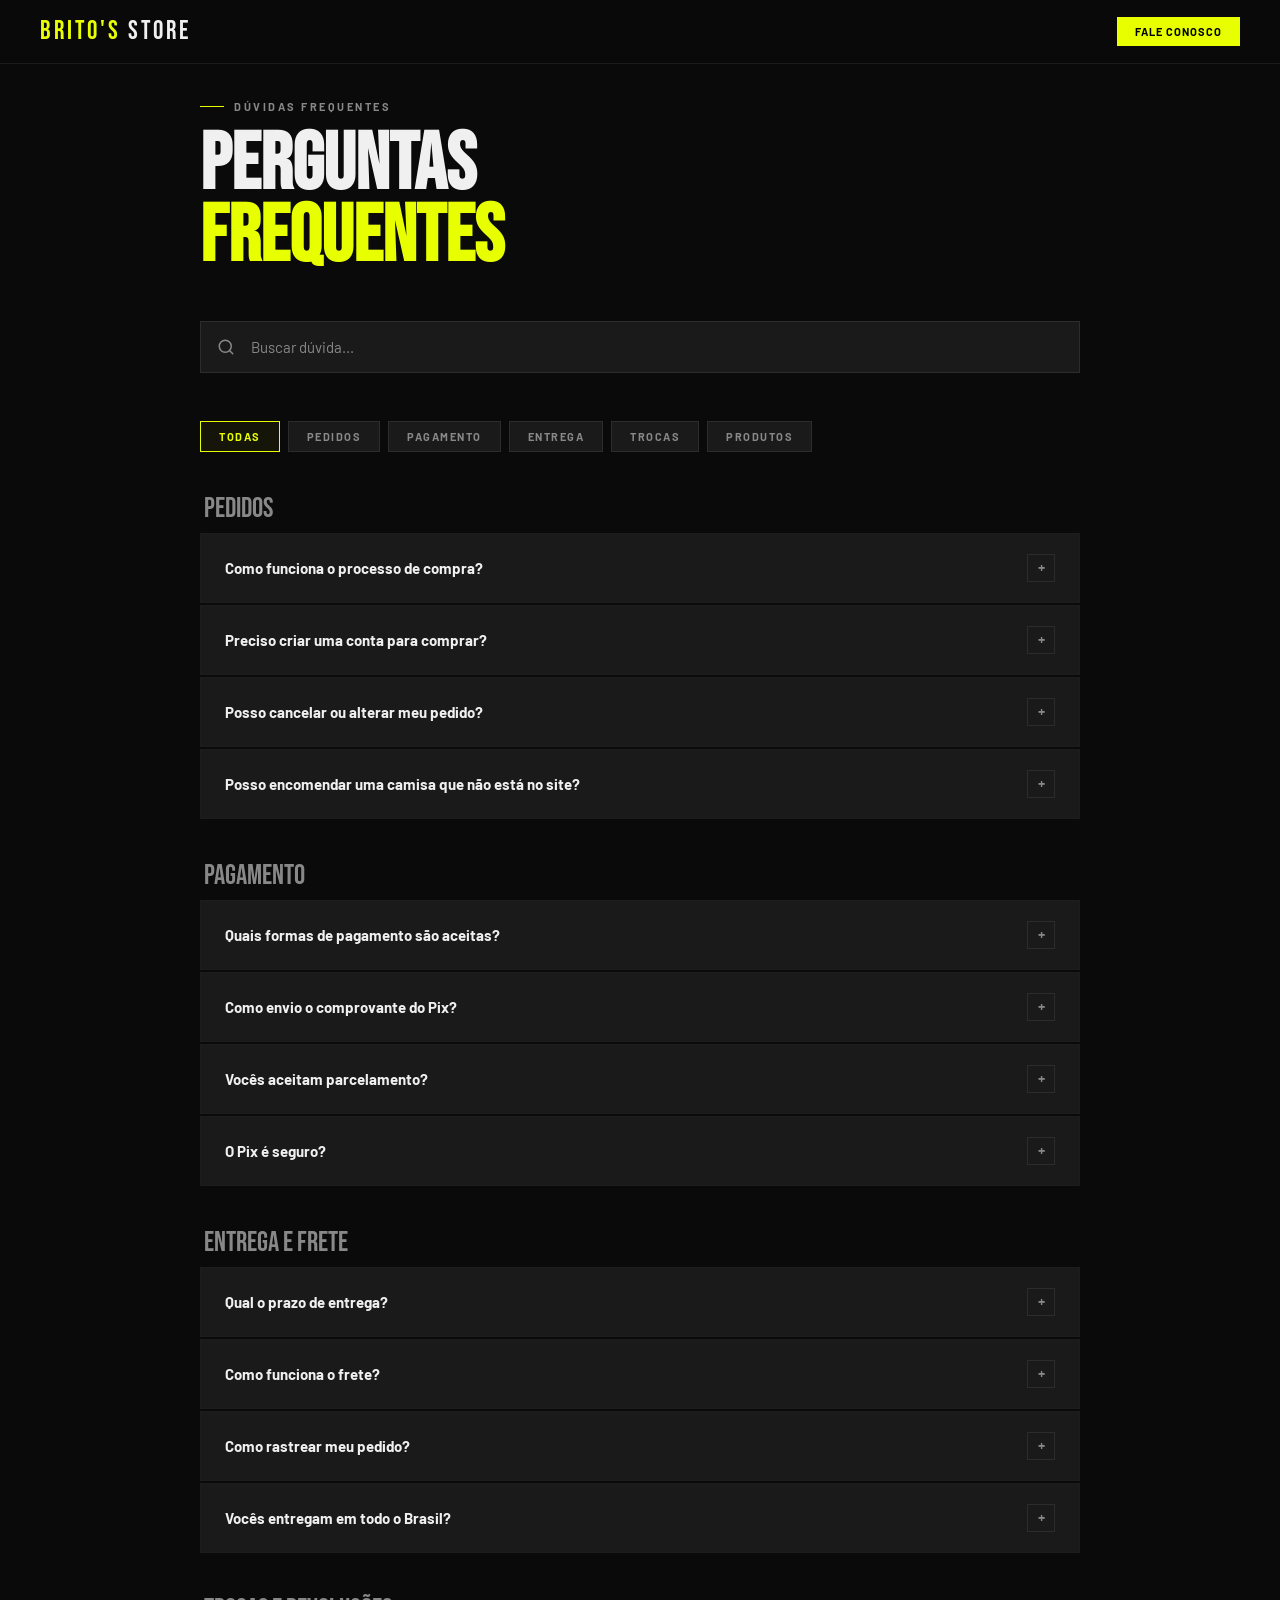
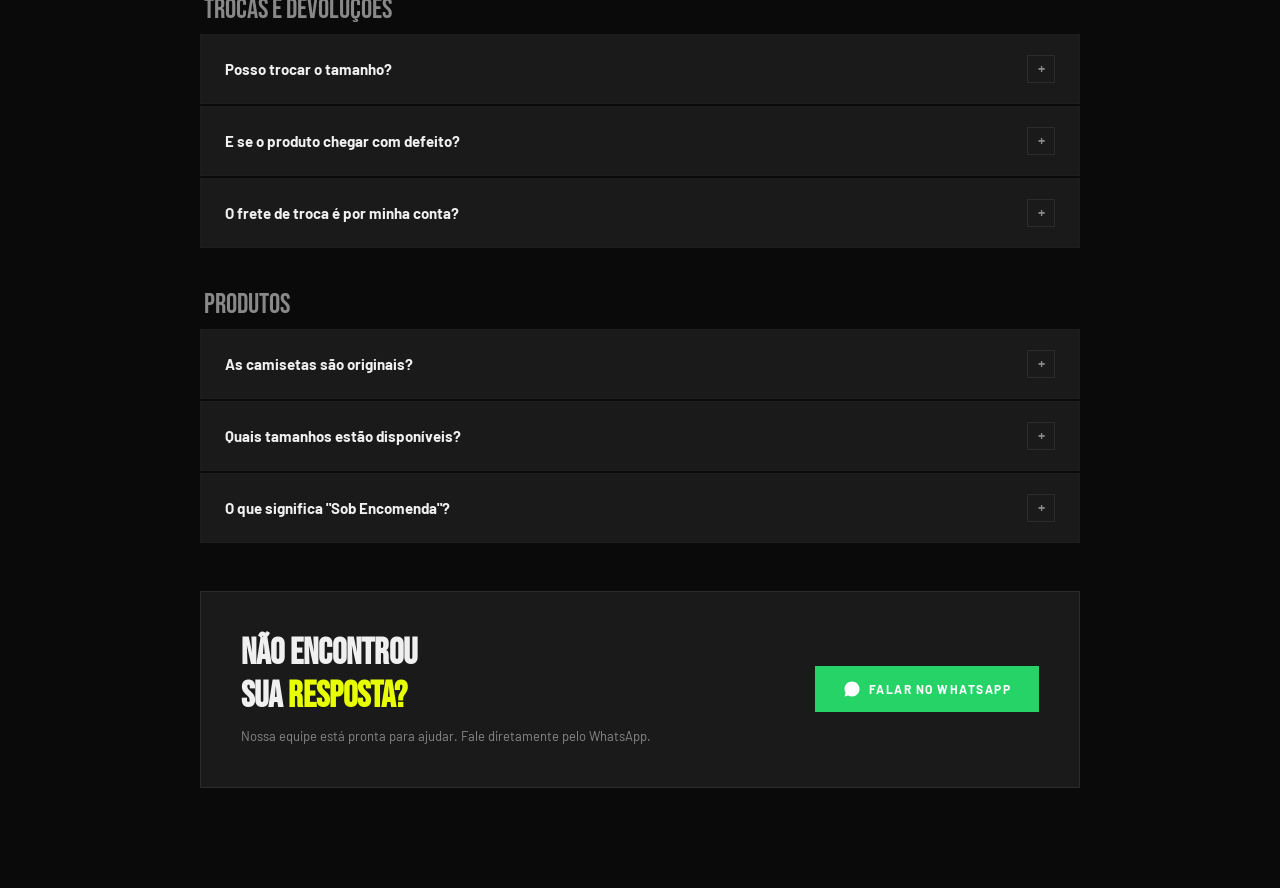
<file: faq.html>
<!DOCTYPE html>
<html lang="pt-BR">
<head>
<meta charset="UTF-8"><meta name="viewport" content="width=device-width, initial-scale=1.0">
<title>FAQ — Brito's Store</title>
<link href="https://fonts.googleapis.com/css2?family=Bebas+Neue&family=Barlow:wght@300;400;600;700;900&display=swap" rel="stylesheet">
<link rel="icon" type="image/png" href="./assets/img/favicon.png">
<style>
*,*::before,*::after{box-sizing:border-box;margin:0;padding:0}
:root{--bg:#0a0a0a;--bg2:#111;--bg3:#1a1a1a;--accent:#e8ff00;--accent2:#ff3c3c;--text:#f0f0f0;--muted:#888;--border:rgba(255,255,255,0.08);--font-display:'Bebas Neue',sans-serif;--font-body:'Barlow',sans-serif}
body{background:var(--bg);color:var(--text);font-family:var(--font-body)}
nav{position:fixed;top:0;left:0;right:0;z-index:100;display:flex;align-items:center;justify-content:space-between;padding:0 40px;height:64px;background:rgba(10,10,10,0.95);backdrop-filter:blur(12px);border-bottom:1px solid var(--border)}
.logo{font-family:var(--font-display);font-size:26px;letter-spacing:3px;color:var(--accent);text-decoration:none}.logo span{color:var(--text)}
.btn-nav{background:var(--accent);color:#000;border:none;padding:8px 18px;font-family:var(--font-body);font-weight:700;font-size:11px;letter-spacing:1px;text-transform:uppercase;cursor:pointer}

.page-wrap{padding:100px 60px 100px;max-width:1000px;margin:0 auto}
.section-label{font-size:11px;font-weight:700;letter-spacing:2.5px;text-transform:uppercase;color:var(--muted);margin-bottom:16px;display:flex;align-items:center;gap:10px}
.section-label::before{content:'';width:24px;height:1px;background:var(--accent)}
.page-title{font-family:var(--font-display);font-size:80px;line-height:.9;margin-bottom:48px}
.page-title em{color:var(--accent);font-style:normal}

/* SEARCH */
.faq-search{background:var(--bg3);border:1px solid var(--border);display:flex;align-items:center;gap:0;margin-bottom:48px;transition:border-color .2s}
.faq-search:focus-within{border-color:rgba(232,255,0,0.4)}
.faq-search svg{width:18px;height:18px;stroke:var(--muted);fill:none;margin:0 16px;flex-shrink:0}
.faq-search input{flex:1;background:transparent;border:none;outline:none;color:var(--text);font-family:var(--font-body);font-size:15px;padding:16px 16px 16px 0}
.faq-search input::placeholder{color:var(--muted)}

/* CATEGORIES */
.faq-cats{display:flex;gap:8px;flex-wrap:wrap;margin-bottom:40px}
.cat-btn{background:var(--bg3);border:1px solid var(--border);color:var(--muted);padding:8px 18px;font-family:var(--font-body);font-size:11px;font-weight:700;letter-spacing:1.5px;text-transform:uppercase;cursor:pointer;transition:all .2s}
.cat-btn.active,.cat-btn:hover{border-color:var(--accent);color:var(--accent);background:rgba(232,255,0,0.05)}

/* FAQ ITEMS */
.faq-group{margin-bottom:40px}
.faq-group-title{font-family:var(--font-display);font-size:28px;color:var(--muted);margin-bottom:8px;padding-left:4px}
.faq-item{border:1px solid var(--border);margin-bottom:2px;transition:border-color .2s;overflow:hidden}
.faq-item.open{border-color:rgba(232,255,0,0.25)}
.faq-q{display:flex;justify-content:space-between;align-items:center;padding:20px 24px;cursor:pointer;gap:16px;background:var(--bg3);transition:background .2s}
.faq-item.open .faq-q{background:var(--bg2)}
.faq-q-text{font-size:15px;font-weight:700;color:var(--text);line-height:1.4}
.faq-q-icon{width:28px;height:28px;border:1px solid var(--border);display:flex;align-items:center;justify-content:center;flex-shrink:0;transition:all .2s;font-family:var(--font-display);font-size:18px;color:var(--muted)}
.faq-item.open .faq-q-icon{border-color:var(--accent);color:var(--accent);background:rgba(232,255,0,0.08)}
.faq-a{max-height:0;overflow:hidden;transition:max-height .35s cubic-bezier(.4,0,.2,1),padding .3s}
.faq-item.open .faq-a{max-height:300px}
.faq-a-inner{padding:0 24px 20px;font-size:14px;color:var(--muted);line-height:1.8}
.faq-a-inner a{color:var(--accent);text-decoration:underline}
.faq-a-inner strong{color:var(--text)}

/* CONTACT CTA */
.contact-cta{background:var(--bg3);border:1px solid var(--border);padding:40px;margin-top:48px;display:flex;justify-content:space-between;align-items:center;gap:24px;flex-wrap:wrap}
.cta-text h3{font-family:var(--font-display);font-size:36px;margin-bottom:8px}
.cta-text h3 em{color:var(--accent);font-style:normal}
.cta-text p{font-size:13px;color:var(--muted);line-height:1.6}
.btn-wpp{background:#25D366;color:#fff;border:none;padding:14px 28px;font-family:var(--font-body);font-weight:700;font-size:12px;letter-spacing:1.5px;text-transform:uppercase;cursor:pointer;display:flex;align-items:center;gap:8px;white-space:nowrap;transition:opacity .2s}
.btn-wpp:hover{opacity:.85}
.btn-wpp svg{width:18px;height:18px;fill:#fff}

@media(max-width:768px){
  nav{padding:0 20px;height:56px}
  .nav-links{display:none}
  .page-wrap{padding:80px 20px 60px}
  .page-title{font-size:52px}
  .faq-q-text{font-size:13px}
  .faq-q{padding:16px 16px}
  .faq-a-inner{padding:0 16px 16px}
  .contact-cta{flex-direction:column;padding:28px 20px}
  .faq-cats{gap:6px}
  .cat-btn{padding:7px 14px;font-size:10px}
}
@media(max-width:480px){
  .page-title{font-size:40px}
  .faq-group-title{font-size:22px}
}
</style>
</head>
<body>
<nav>
  <a href="index.html" class="logo">BRITO'S<span> STORE</span></a>
  <button class="btn-nav" onclick="location.href='contato.html'">Fale Conosco</button>
</nav>

<div class="page-wrap">
  <div class="section-label">Dúvidas frequentes</div>
  <h1 class="page-title">PERGUNTAS<br><em>FREQUENTES</em></h1>

  <div class="faq-search">
    <svg viewBox="0 0 24 24" stroke-width="2"><circle cx="11" cy="11" r="8"/><path d="m21 21-4.35-4.35" stroke-linecap="round"/></svg>
    <input type="text" placeholder="Buscar dúvida..." id="faqSearch" oninput="searchFaq(this.value)">
  </div>

  <div class="faq-cats">
    <button class="cat-btn active" onclick="filterCat('all',this)">Todas</button>
    <button class="cat-btn" onclick="filterCat('pedidos',this)">Pedidos</button>
    <button class="cat-btn" onclick="filterCat('pagamento',this)">Pagamento</button>
    <button class="cat-btn" onclick="filterCat('entrega',this)">Entrega</button>
    <button class="cat-btn" onclick="filterCat('trocas',this)">Trocas</button>
    <button class="cat-btn" onclick="filterCat('produto',this)">Produtos</button>
  </div>

  <div id="faqContainer">
    <div class="faq-group" data-cat="pedidos">
      <div class="faq-group-title">Pedidos</div>
      <div class="faq-item"><div class="faq-q" onclick="toggle(this)"><span class="faq-q-text">Como funciona o processo de compra?</span><span class="faq-q-icon">+</span></div><div class="faq-a"><div class="faq-a-inner">É simples: adicione ao carrinho, finalize o pedido e pague via Pix. Após a confirmação do pagamento, seu pedido é preparado e enviado pelos Correios. Você recebe o código de rastreamento pelo WhatsApp.</div></div></div>
      <div class="faq-item"><div class="faq-q" onclick="toggle(this)"><span class="faq-q-text">Preciso criar uma conta para comprar?</span><span class="faq-q-icon">+</span></div><div class="faq-a"><div class="faq-a-inner">Não! A Brito's Store opera com <strong>checkout como visitante (guest checkout)</strong>. Basta informar seus dados de entrega e contato no momento do pedido. Sem cadastro, sem senha, sem burocracia.</div></div></div>
      <div class="faq-item"><div class="faq-q" onclick="toggle(this)"><span class="faq-q-text">Posso cancelar ou alterar meu pedido?</span><span class="faq-q-icon">+</span></div><div class="faq-a"><div class="faq-a-inner">Cancelamentos são aceitos <strong>antes da confirmação do pagamento</strong>. Após o Pix confirmado, o pedido já entra em processamento. Para alterações de tamanho ou endereço, entre em contato imediatamente pelo <a href="https://wa.me/5511940028422" target="_blank">WhatsApp</a>.</div></div></div>
      <div class="faq-item"><div class="faq-q" onclick="toggle(this)"><span class="faq-q-text">Posso encomendar uma camisa que não está no site?</span><span class="faq-q-icon">+</span></div><div class="faq-a"><div class="faq-a-inner">Sim! Entre em contato pelo <a href="https://wa.me/5511940028422" target="_blank">WhatsApp</a> descrevendo a camisa desejada (time, temporada, tipo e tamanho). Se existir no mercado, a gente consegue para você e informa o valor e prazo.</div></div></div>
    </div>

    <div class="faq-group" data-cat="pagamento">
      <div class="faq-group-title">Pagamento</div>
      <div class="faq-item"><div class="faq-q" onclick="toggle(this)"><span class="faq-q-text">Quais formas de pagamento são aceitas?</span><span class="faq-q-icon">+</span></div><div class="faq-a"><div class="faq-a-inner">Atualmente aceitamos apenas <strong>Pix</strong>. É o método mais rápido e seguro para confirmar pedidos. A confirmação é instantânea, agilizando todo o processo.</div></div></div>
      <div class="faq-item"><div class="faq-q" onclick="toggle(this)"><span class="faq-q-text">Como envio o comprovante do Pix?</span><span class="faq-q-icon">+</span></div><div class="faq-a"><div class="faq-a-inner">Após finalizar o pedido, você será redirecionado para uma página de confirmação com um botão <strong>"Finalizar no WhatsApp"</strong>. Clique nele para abrir o WhatsApp com a mensagem do pedido já preenchida e envie o comprovante junto.</div></div></div>
      <div class="faq-item"><div class="faq-q" onclick="toggle(this)"><span class="faq-q-text">Vocês aceitam parcelamento?</span><span class="faq-q-icon">+</span></div><div class="faq-a"><div class="faq-a-inner">No momento não oferecemos parcelamento por cartão de crédito. Trabalhamos exclusivamente com Pix à vista, o que nos permite manter preços mais competitivos e confirmar pedidos com rapidez.</div></div></div>
      <div class="faq-item"><div class="faq-q" onclick="toggle(this)"><span class="faq-q-text">O Pix é seguro?</span><span class="faq-q-icon">+</span></div><div class="faq-a"><div class="faq-a-inner">Sim. O Pix é um sistema de pagamento oficial regulamentado pelo Banco Central do Brasil. Todas as transações são criptografadas e processadas pelo sistema bancário. Nossa chave Pix é <strong>britostore@pix.com.br</strong>.</div></div></div>
    </div>

    <div class="faq-group" data-cat="entrega">
      <div class="faq-group-title">Entrega e Frete</div>
      <div class="faq-item"><div class="faq-q" onclick="toggle(this)"><span class="faq-q-text">Qual o prazo de entrega?</span><span class="faq-q-icon">+</span></div><div class="faq-a"><div class="faq-a-inner">O prazo total varia entre <strong>10 e 20 dias úteis</strong> após confirmação do pagamento, considerando o tempo de aquisição junto ao fornecedor (7–15 dias úteis) mais o prazo dos Correios (3–10 dias úteis dependendo da sua região e modalidade escolhida). O prazo exato é informado por WhatsApp.</div></div></div>
      <div class="faq-item"><div class="faq-q" onclick="toggle(this)"><span class="faq-q-text">Como funciona o frete?</span><span class="faq-q-icon">+</span></div><div class="faq-a"><div class="faq-a-inner">Calculamos o frete automaticamente pelo seu CEP durante o checkout. Você escolhe entre <strong>PAC</strong> (mais econômico, prazo maior) ou <strong>SEDEX</strong> (mais rápido, valor superior). O envio é feito pelos Correios.</div></div></div>
      <div class="faq-item"><div class="faq-q" onclick="toggle(this)"><span class="faq-q-text">Como rastrear meu pedido?</span><span class="faq-q-icon">+</span></div><div class="faq-a"><div class="faq-a-inner">Após a postagem, você recebe o código de rastreamento pelo WhatsApp. Você também pode rastrear pelo nosso site na página <a href="rastrear.html">Rastrear Pedido</a> informando o número do pedido e seu e-mail ou WhatsApp.</div></div></div>
      <div class="faq-item"><div class="faq-q" onclick="toggle(this)"><span class="faq-q-text">Vocês entregam em todo o Brasil?</span><span class="faq-q-icon">+</span></div><div class="faq-a"><div class="faq-a-inner">Sim! Enviamos para todos os estados brasileiros pelos Correios. Para regiões mais remotas (Norte e Centro-Oeste), o prazo de entrega pode ser um pouco maior.</div></div></div>
    </div>

    <div class="faq-group" data-cat="trocas">
      <div class="faq-group-title">Trocas e Devoluções</div>
      <div class="faq-item"><div class="faq-q" onclick="toggle(this)"><span class="faq-q-text">Posso trocar o tamanho?</span><span class="faq-q-icon">+</span></div><div class="faq-a"><div class="faq-a-inner">Sim. Aceitamos trocas por tamanho em até <strong>7 dias corridos</strong> após o recebimento, desde que o produto esteja sem uso, com etiqueta original e na embalagem. Entre em contato pelo WhatsApp para iniciar o processo de troca.</div></div></div>
      <div class="faq-item"><div class="faq-q" onclick="toggle(this)"><span class="faq-q-text">E se o produto chegar com defeito?</span><span class="faq-q-icon">+</span></div><div class="faq-a"><div class="faq-a-inner">Em caso de defeito de fabricação, substituímos o produto sem custo adicional. Envie fotos do defeito pelo WhatsApp em até <strong>7 dias</strong> após o recebimento. Cobrimos os custos de frete da troca nesse caso.</div></div></div>
      <div class="faq-item"><div class="faq-q" onclick="toggle(this)"><span class="faq-q-text">O frete de troca é por minha conta?</span><span class="faq-q-icon">+</span></div><div class="faq-a"><div class="faq-a-inner">Para trocas por tamanho (escolha do cliente), o frete de retorno é por conta do comprador. Para defeitos de fabricação, arcamos com os custos de frete nos dois sentidos.</div></div></div>
    </div>

    <div class="faq-group" data-cat="produto">
      <div class="faq-group-title">Produtos</div>
      <div class="faq-item"><div class="faq-q" onclick="toggle(this)"><span class="faq-q-text">As camisetas são originais?</span><span class="faq-q-icon">+</span></div><div class="faq-a"><div class="faq-a-inner">Trabalhamos com produtos de alta qualidade adquiridos de fornecedores especializados. Para dúvidas específicas sobre procedência de um produto, entre em contato pelo WhatsApp antes de fazer o pedido.</div></div></div>
      <div class="faq-item"><div class="faq-q" onclick="toggle(this)"><span class="faq-q-text">Quais tamanhos estão disponíveis?</span><span class="faq-q-icon">+</span></div><div class="faq-a"><div class="faq-a-inner">A maioria dos produtos está disponível nos tamanhos <strong>P, M, G, GG e XG</strong>. A disponibilidade varia por produto. Confira os tamanhos disponíveis na página de cada camisa. Para tamanhos específicos, consulte pelo WhatsApp.</div></div></div>
      <div class="faq-item"><div class="faq-q" onclick="toggle(this)"><span class="faq-q-text">O que significa "Sob Encomenda"?</span><span class="faq-q-icon">+</span></div><div class="faq-a"><div class="faq-a-inner">Produtos marcados como "Sob Encomenda" são adquiridos <strong>após a confirmação do seu pedido e pagamento</strong>. Não há estoque físico — compramos especialmente para você. O prazo é ligeiramente maior, mas o preço é mais competitivo.</div></div></div>
    </div>
  </div>

  <div class="contact-cta">
    <div class="cta-text">
      <h3>NÃO ENCONTROU<br>SUA <em>RESPOSTA?</em></h3>
      <p>Nossa equipe está pronta para ajudar. Fale diretamente pelo WhatsApp.</p>
    </div>
    <button class="btn-wpp" onclick="window.open('https://wa.me/5511940028422','_blank')">
      <svg viewBox="0 0 24 24"><path d="M17.472 14.382c-.297-.149-1.758-.867-2.03-.967-.273-.099-.471-.148-.67.15-.197.297-.767.966-.94 1.164-.173.199-.347.223-.644.075-.297-.15-1.255-.463-2.39-1.475-.883-.788-1.48-1.761-1.653-2.059-.173-.297-.018-.458.13-.606.134-.133.298-.347.446-.52.149-.174.198-.298.298-.497.099-.198.05-.371-.025-.52-.075-.149-.669-1.612-.916-2.207-.242-.579-.487-.5-.669-.51-.173-.008-.371-.01-.57-.01-.198 0-.52.074-.792.372-.272.297-1.04 1.016-1.04 2.479 0 1.462 1.065 2.875 1.213 3.074.149.198 2.096 3.2 5.077 4.487.709.306 1.262.489 1.694.625.712.227 1.36.195 1.871.118.571-.085 1.758-.719 2.006-1.413.248-.694.248-1.289.173-1.413-.074-.124-.272-.198-.57-.347z"/><path d="M11.999 2C6.477 2 2 6.477 2 12c0 1.89.525 3.657 1.438 5.168L2 22l4.944-1.424A9.953 9.953 0 0012 22c5.523 0 10-4.477 10-10S17.523 2 12 2z"/></svg>
      Falar no WhatsApp
    </button>
  </div>
</div>

<script>
function toggle(el){
  const item=el.parentElement;
  const isOpen=item.classList.contains('open');
  document.querySelectorAll('.faq-item.open').forEach(i=>{ i.classList.remove('open'); i.querySelector('.faq-q-icon').textContent='+'; });
  if(!isOpen){ item.classList.add('open'); el.querySelector('.faq-q-icon').textContent='−'; }
}
function searchFaq(q){
  const term=q.toLowerCase();
  document.querySelectorAll('.faq-item').forEach(item=>{
    const text=item.querySelector('.faq-q-text').textContent.toLowerCase()+item.querySelector('.faq-a-inner').textContent.toLowerCase();
    item.style.display=text.includes(term)?'block':'none';
  });
  document.querySelectorAll('.faq-group').forEach(g=>{
    const visible=[...g.querySelectorAll('.faq-item')].some(i=>i.style.display!=='none');
    g.style.display=visible?'block':'none';
  });
}
function filterCat(cat,btn){
  document.querySelectorAll('.cat-btn').forEach(b=>b.classList.remove('active'));
  btn.classList.add('active');
  document.querySelectorAll('.faq-group').forEach(g=>{
    g.style.display=(cat==='all'||g.dataset.cat===cat)?'block':'none';
  });
  document.querySelectorAll('.faq-item').forEach(i=>i.style.display='block');
}
</script>
</body>
</html>
</file>
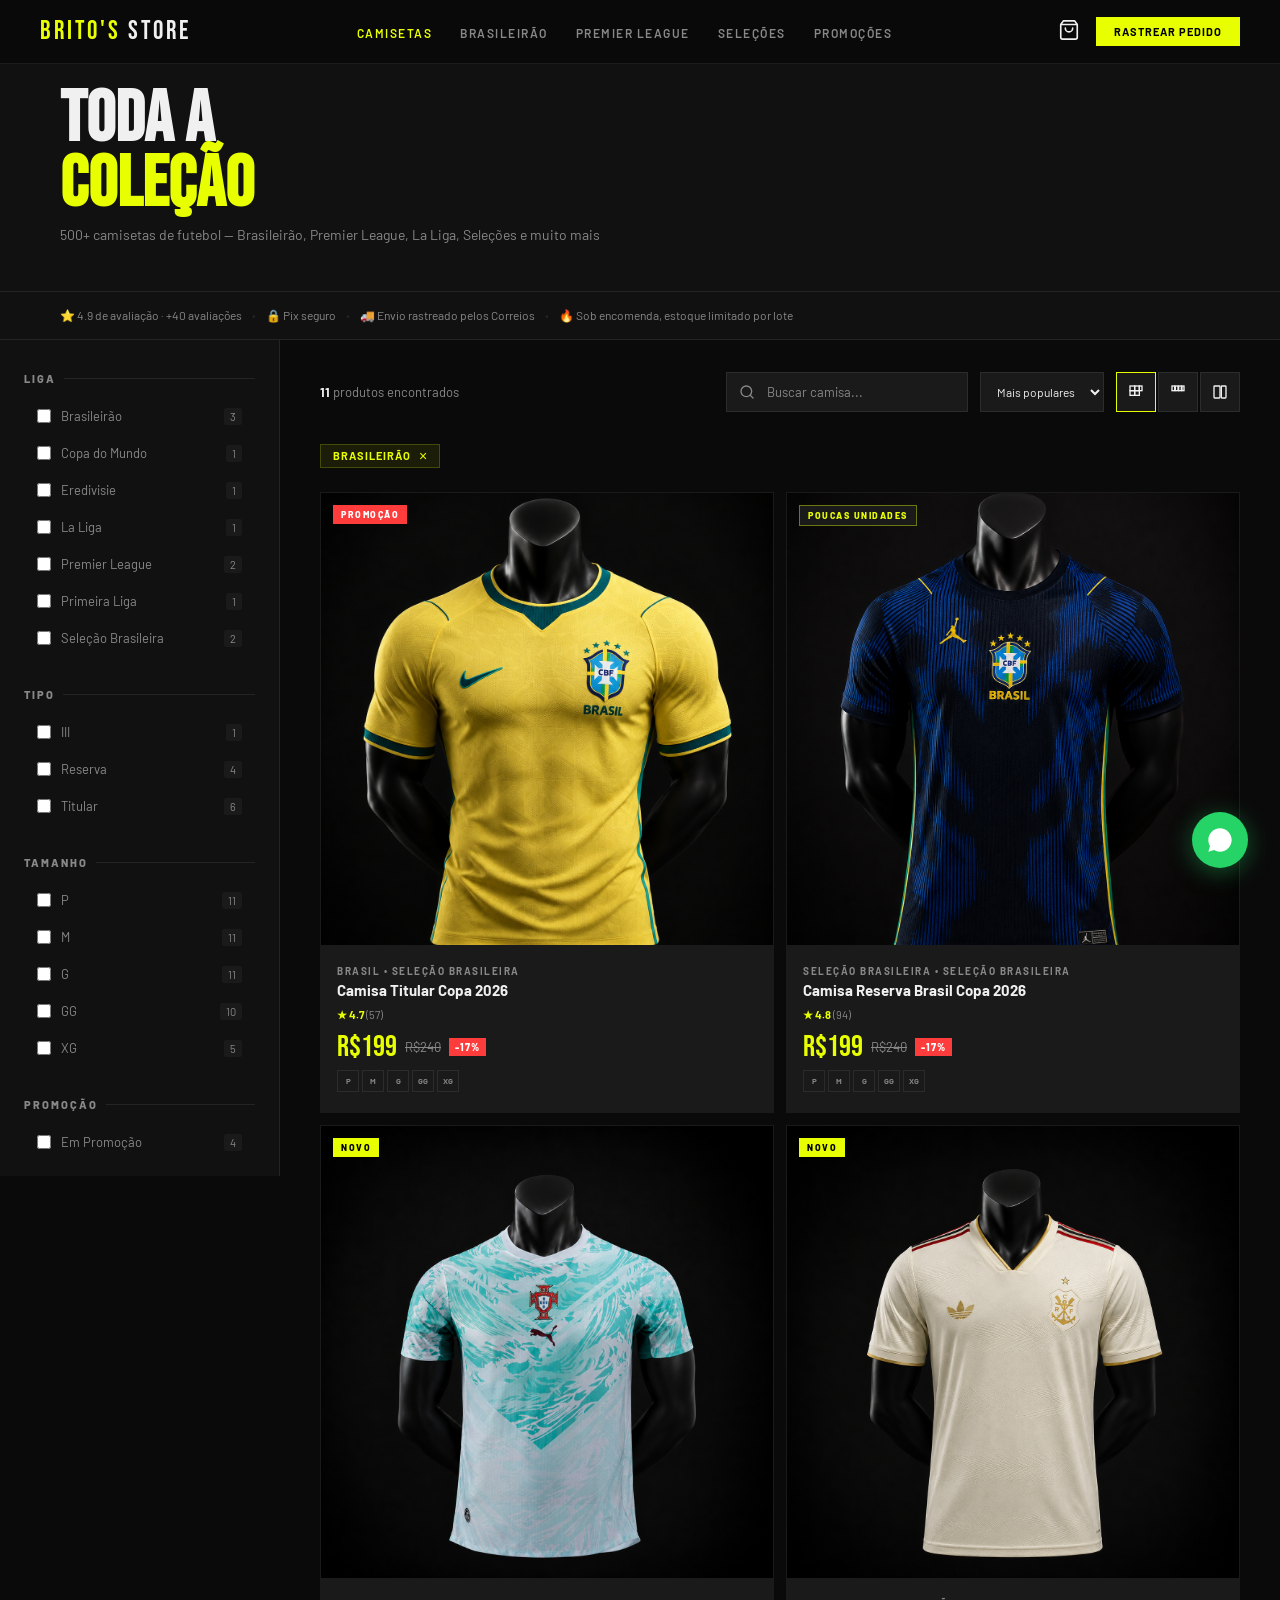
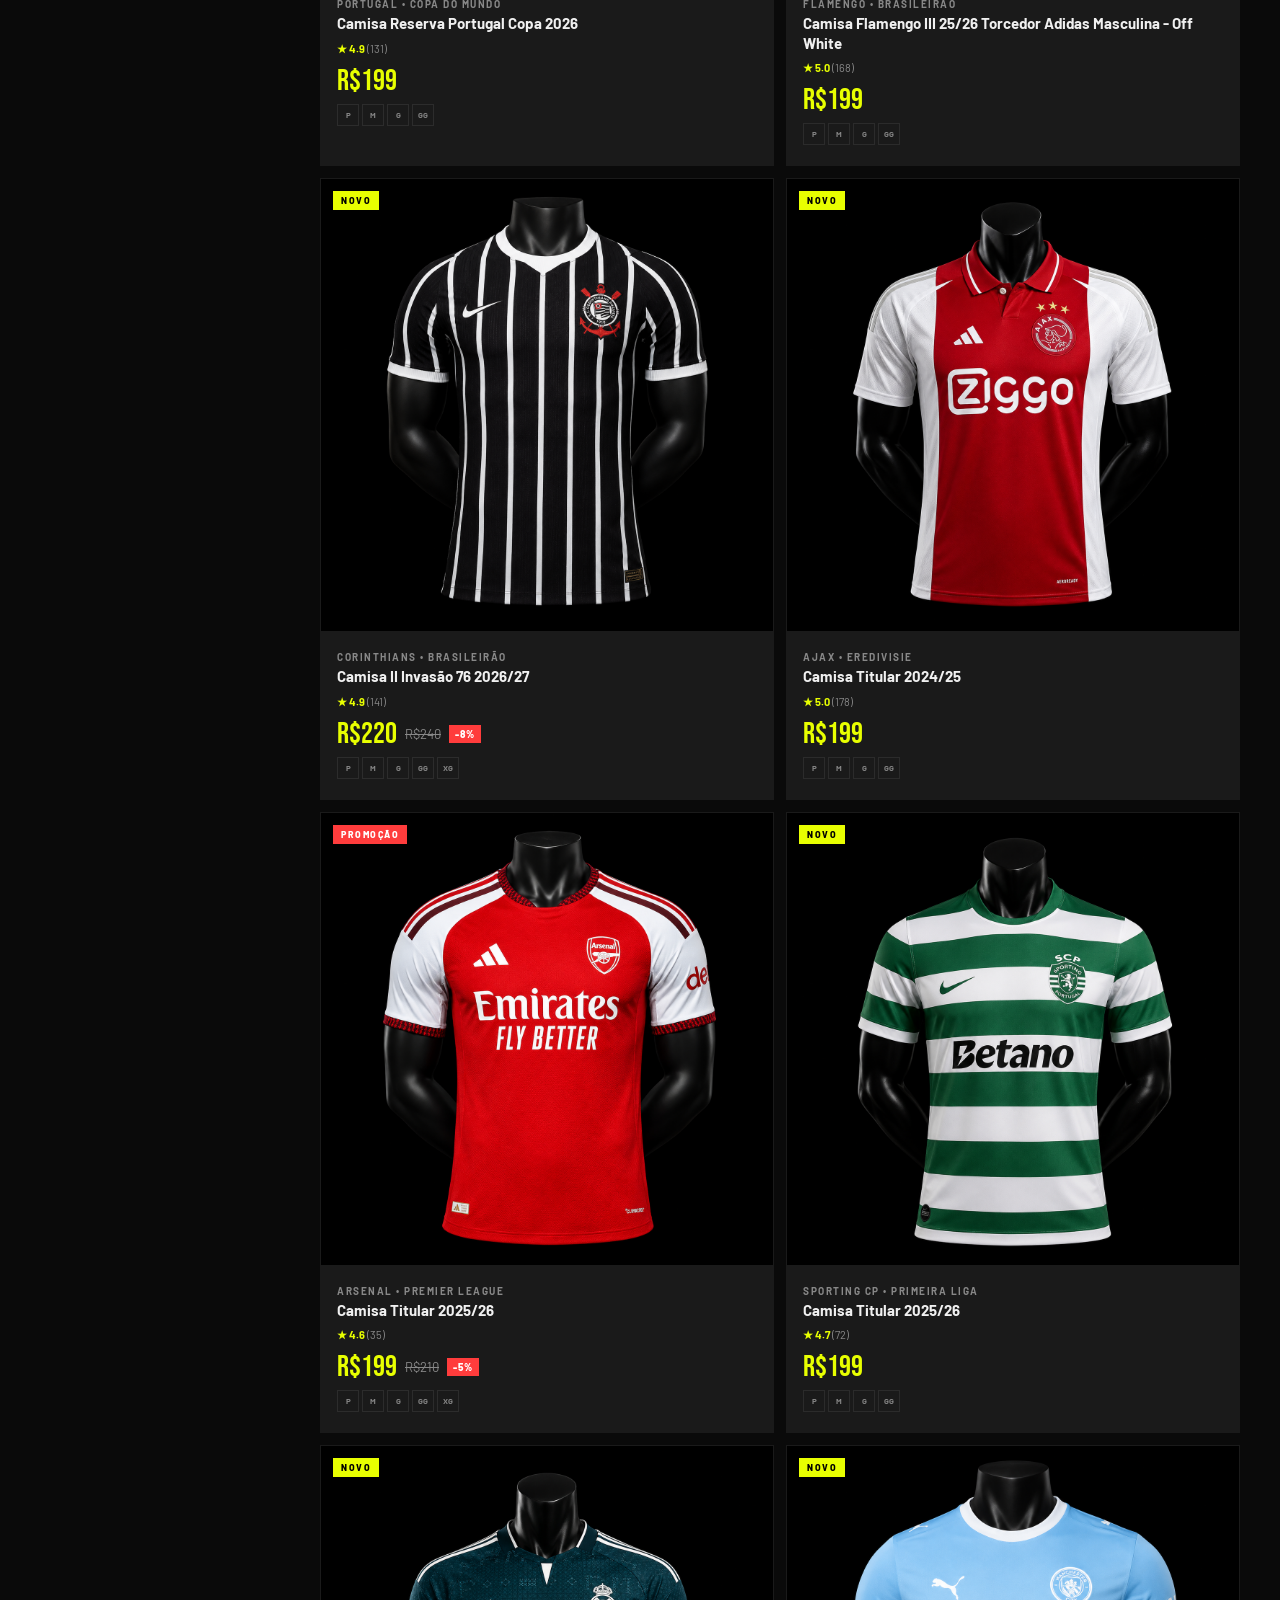
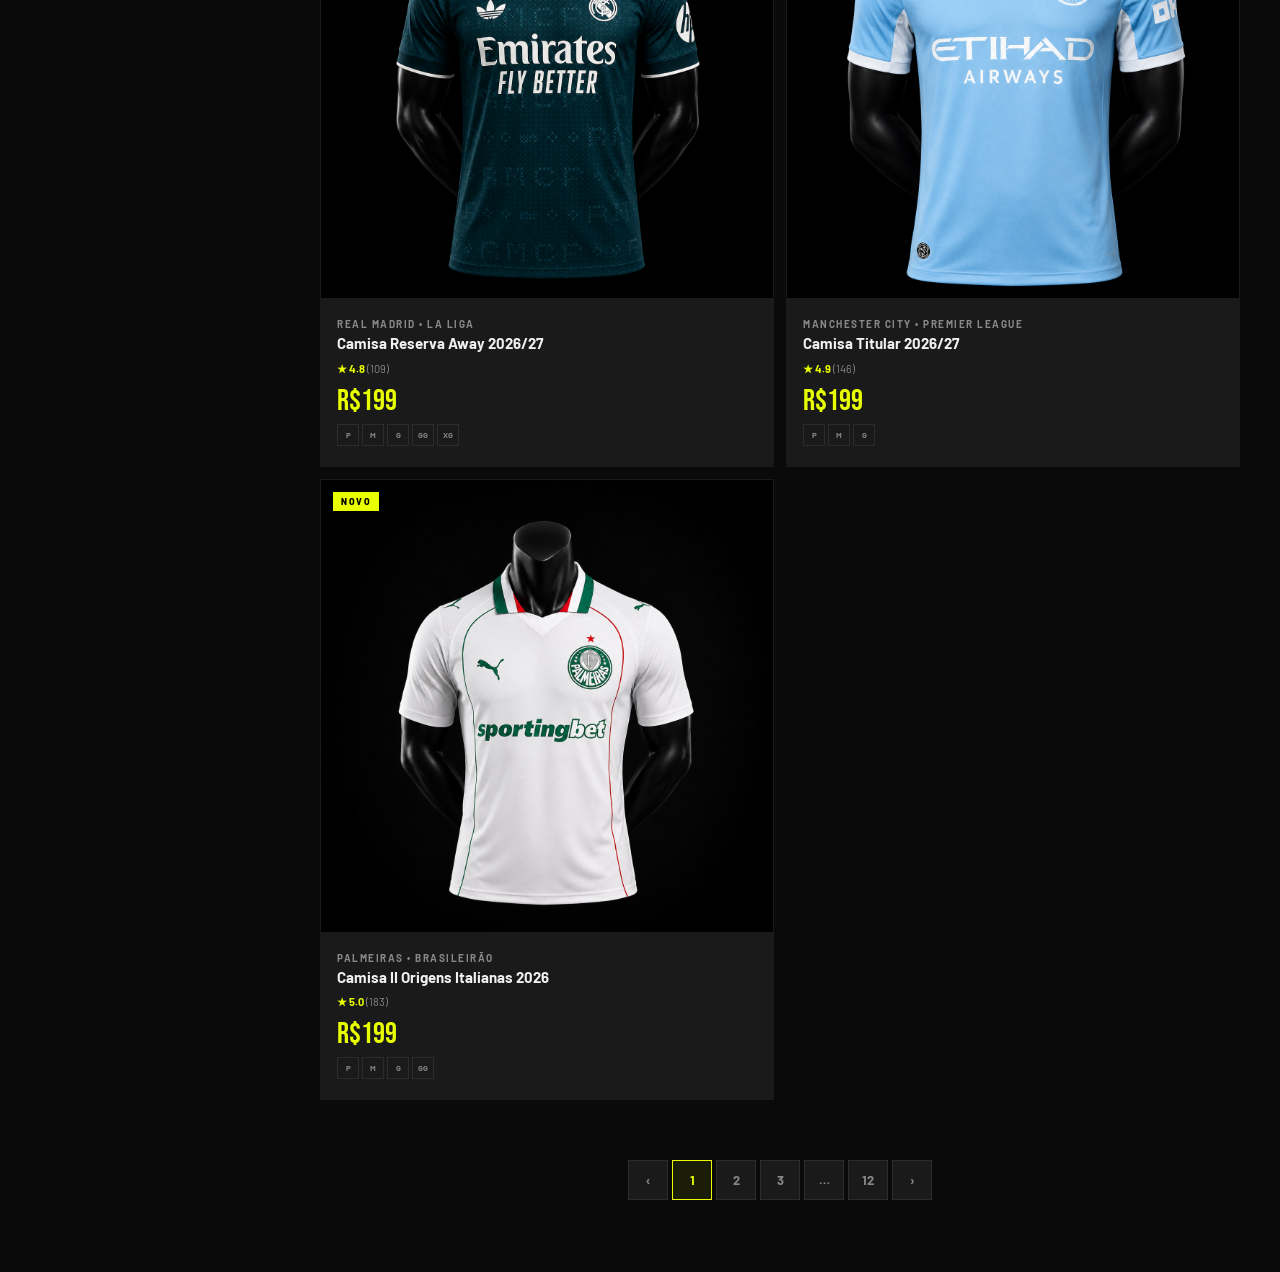
<file: loja.html>
<!DOCTYPE html>
<html lang="pt-BR">
<head>
<meta charset="UTF-8">
<meta name="viewport" content="width=device-width, initial-scale=1.0">
<title>Loja — Brito's Store</title>
<link href="https://fonts.googleapis.com/css2?family=Bebas+Neue&family=Barlow:wght@300;400;600;700;900&display=swap" rel="stylesheet">
<link rel="icon" type="image/png" href="./assets/img/favicon.png">
<style>
*,*::before,*::after{box-sizing:border-box;margin:0;padding:0}
:root{--bg:#0a0a0a;--bg2:#111;--bg3:#1a1a1a;--accent:#e8ff00;--accent2:#ff3c3c;--text:#f0f0f0;--muted:#888;--border:rgba(255,255,255,0.08);--font-display:'Bebas Neue',sans-serif;--font-body:'Barlow',sans-serif}
body{background:var(--bg);color:var(--text);font-family:var(--font-body);overflow-x:hidden}
nav{position:fixed;top:0;left:0;right:0;z-index:100;display:flex;align-items:center;justify-content:space-between;padding:0 40px;height:64px;background:rgba(10,10,10,0.95);backdrop-filter:blur(12px);border-bottom:1px solid var(--border)}
.logo{font-family:var(--font-display);font-size:26px;letter-spacing:3px;color:var(--accent);text-decoration:none}
.logo span{color:var(--text)}
.nav-links{display:flex;gap:28px;list-style:none}
.nav-links a{color:var(--muted);text-decoration:none;font-size:12px;font-weight:600;letter-spacing:1.5px;text-transform:uppercase;transition:color .2s}
.nav-links a:hover,.nav-links a.active{color:var(--accent)}
.nav-right{display:flex;align-items:center;gap:16px}
.nav-cart{position:relative;cursor:pointer}
.nav-cart svg{width:22px;height:22px;stroke:var(--text);fill:none}
.cart-badge{position:absolute;top:-6px;right:-8px;background:var(--accent);color:#000;font-size:10px;font-weight:700;width:18px;height:18px;border-radius:50%;display:flex;align-items:center;justify-content:center}
.btn-nav{background:var(--accent);color:#000;border:none;padding:8px 18px;font-family:var(--font-body);font-weight:700;font-size:11px;letter-spacing:1px;text-transform:uppercase;cursor:pointer}

/* PAGE HEADER */
.page-header{padding:88px 60px 48px;background:var(--bg2);border-bottom:1px solid var(--border)}
.page-header h1{font-family:var(--font-display);font-size:72px;line-height:.9;margin-bottom:8px}
.page-header h1 em{color:var(--accent);font-style:normal}
.page-header p{font-size:14px;color:var(--muted)}

.shop-trust-bar{display:flex;flex-wrap:wrap;align-items:center;gap:10px;padding:16px 60px;background:var(--bg2);border-bottom:1px solid var(--border);font-size:12px;color:var(--muted)}
.shop-trust-bar .dot{color:var(--border)}

/* SHOP LAYOUT */
.shop-layout{display:grid;grid-template-columns:280px 1fr;gap:0;min-height:80vh}

/* SIDEBAR */
.sidebar{background:var(--bg2);border-right:1px solid var(--border);padding:32px 24px;position:sticky;top:64px;height:calc(100vh - 64px);overflow-y:auto}
.sidebar::-webkit-scrollbar{width:4px}
.sidebar::-webkit-scrollbar-track{background:transparent}
.sidebar::-webkit-scrollbar-thumb{background:var(--border);border-radius:2px}
.filter-section{margin-bottom:32px}
.filter-title{font-size:11px;font-weight:800;letter-spacing:2px;text-transform:uppercase;color:var(--muted);margin-bottom:14px;display:flex;align-items:center;gap:8px}
.filter-title::after{content:'';flex:1;height:1px;background:var(--border)}
.filter-options{display:flex;flex-direction:column;gap:2px}
.filter-opt{display:flex;align-items:center;gap:10px;padding:8px 12px;cursor:pointer;transition:all .2s;border:1px solid transparent;border-radius:2px}
.filter-opt:hover{background:var(--bg3);border-color:var(--border)}
.filter-opt.active{background:rgba(232,255,0,0.06);border-color:rgba(232,255,0,0.2)}
.filter-opt input{accent-color:var(--accent);width:14px;height:14px}
.filter-opt label{font-size:13px;color:var(--muted);cursor:pointer;flex:1}
.filter-opt.active label{color:var(--text)}
.filter-opt .count{font-size:11px;color:var(--muted);background:var(--bg3);padding:2px 6px;border-radius:2px}
.clear-filters{width:100%;background:transparent;border:1px solid var(--border);color:var(--muted);padding:10px;font-family:var(--font-body);font-size:11px;letter-spacing:1.5px;text-transform:uppercase;cursor:pointer;margin-top:8px;transition:all .2s}
.clear-filters:hover{border-color:var(--accent2);color:var(--accent2)}
.price-range{padding:8px 12px}
.price-range input[type=range]{width:100%;accent-color:var(--accent);height:4px}
.price-labels{display:flex;justify-content:space-between;font-size:12px;color:var(--muted);margin-top:8px}

/* MAIN */
.shop-main{padding:32px 40px}
.shop-toolbar{display:flex;justify-content:space-between;align-items:center;margin-bottom:32px;gap:16px}
.results-count{font-size:13px;color:var(--muted)}
.results-count strong{color:var(--text)}
.toolbar-right{display:flex;align-items:center;gap:12px}
.search-box{display:flex;align-items:center;gap:0;background:var(--bg3);border:1px solid var(--border);height:40px;transition:border-color .2s}
.search-box:focus-within{border-color:rgba(232,255,0,0.4)}
.search-box svg{width:16px;height:16px;stroke:var(--muted);fill:none;margin:0 12px;flex-shrink:0}
.search-box input{background:transparent;border:none;outline:none;color:var(--text);font-family:var(--font-body);font-size:13px;width:200px;padding-right:12px}
.search-box input::placeholder{color:var(--muted)}
.sort-select{background:var(--bg3);border:1px solid var(--border);color:var(--text);font-family:var(--font-body);font-size:12px;padding:0 12px;height:40px;outline:none;cursor:pointer}
.sort-select option{background:var(--bg3)}
.view-btns{display:flex;gap:2px}
.view-btn{width:40px;height:40px;background:var(--bg3);border:1px solid var(--border);cursor:pointer;display:flex;align-items:center;justify-content:center;transition:all .2s}
.view-btn.active,.view-btn:hover{border-color:var(--accent)}
.view-btn svg{width:16px;height:16px;stroke:var(--text);fill:none}

/* ACTIVE FILTERS */
.active-filters{display:flex;gap:8px;flex-wrap:wrap;margin-bottom:24px}
.filter-chip{display:flex;align-items:center;gap:6px;background:rgba(232,255,0,0.08);border:1px solid rgba(232,255,0,0.2);padding:4px 12px;font-size:11px;color:var(--accent);font-weight:700;letter-spacing:1px;text-transform:uppercase}
.filter-chip button{background:none;border:none;color:var(--accent);cursor:pointer;font-size:14px;line-height:1;padding:0;margin-left:2px}

/* PRODUCTS GRID */
.products-grid{display:grid;grid-template-columns:repeat(2,1fr);gap:12px}
.products-grid.view-2{grid-template-columns:repeat(2,1fr);gap:12px}
.products-grid.view-4{grid-template-columns:repeat(3,1fr);gap:8px}
.product-card{background:var(--bg3);cursor:pointer;transition:all .2s;position:relative;overflow:hidden;border:1px solid transparent}
.product-card:hover{border-color:rgba(232,255,0,0.2)}
.product-card:hover .product-img-inner{transform:scale(1.04)}
.product-card:hover .product-actions{opacity:1;transform:translateY(0)}
.product-img{aspect-ratio:1/1;background:var(--bg2);overflow:hidden;position:relative}
.product-img-inner{width:100%;height:100%;display:flex;align-items:center;justify-content:center;transition:transform .4s cubic-bezier(.25,.1,.25,1);overflow:hidden}
.badge-wrap{position:absolute;top:12px;left:12px;display:flex;flex-direction:column;gap:6px;z-index:2}
.badge{font-size:9px;font-weight:800;letter-spacing:1.5px;text-transform:uppercase;padding:4px 8px}
.badge-new{background:var(--accent);color:#000}
.badge-promo{background:var(--accent2);color:#fff}
.badge-urgency{background:#1a1a1a;color:var(--accent);border:1px solid rgba(232,255,0,0.4)}
.product-actions{position:absolute;bottom:0;left:0;right:0;padding:14px;display:flex;gap:8px;opacity:0;transform:translateY(8px);transition:all .25s;z-index:2;background:linear-gradient(to top,rgba(0,0,0,.85),transparent)}
.btn-add{flex:1;background:var(--accent);color:#000;border:none;padding:9px;font-family:var(--font-body);font-weight:800;font-size:11px;letter-spacing:1px;text-transform:uppercase;cursor:pointer}
.btn-add:hover{background:#fff}
.btn-wpp-sm{width:36px;height:36px;background:#25D366;border:none;cursor:pointer;display:flex;align-items:center;justify-content:center;flex-shrink:0}
.btn-wpp-sm svg{width:16px;height:16px;fill:#fff}
.product-info{padding:20px 16px}
.product-club{font-size:10px;font-weight:700;letter-spacing:1.5px;text-transform:uppercase;color:var(--muted);margin-bottom:4px}
.product-name{font-size:15px;font-weight:700;color:var(--text);line-height:1.3;margin-bottom:8px}
.product-card-rating{font-size:11px;color:var(--accent);font-weight:700;margin-bottom:10px}
.product-card-rating span{color:var(--muted);font-weight:400}
.price-row{display:flex;align-items:center;gap:8px;flex-wrap:wrap}
.price{font-family:var(--font-display);font-size:30px;color:var(--accent);line-height:1}
.price-old{font-size:13px;color:var(--muted);text-decoration:line-through}
.price-pct{background:var(--accent2);color:#fff;font-size:10px;font-weight:800;letter-spacing:1px;padding:3px 6px}
.sizes-mini{display:flex;gap:3px;margin-top:8px}
.sz{width:22px;height:22px;border:1px solid var(--border);display:flex;align-items:center;justify-content:center;font-size:8px;color:var(--muted);font-weight:700}

/* PAGINATION */
.pagination{display:flex;justify-content:center;align-items:center;gap:4px;padding:60px 0 40px}
.page-btn{width:40px;height:40px;background:var(--bg3);border:1px solid var(--border);color:var(--muted);font-family:var(--font-body);font-size:13px;font-weight:700;cursor:pointer;display:flex;align-items:center;justify-content:center;transition:all .2s}
.page-btn:hover,.page-btn.active{border-color:var(--accent);color:var(--accent)}
.page-btn.active{background:rgba(232,255,0,0.08)}

/* WPP FLOAT */
.wpp-float{position:fixed;bottom:32px;right:32px;z-index:999;width:56px;height:56px;background:#25D366;border-radius:50%;display:flex;align-items:center;justify-content:center;cursor:pointer;box-shadow:0 4px 24px rgba(37,211,102,.4);transition:transform .2s}
.wpp-float:hover{transform:scale(1.1)}
.wpp-float svg{width:28px;height:28px;fill:#fff}

/* MOBILE FILTER TOGGLE */
.mobile-filter-btn{display:none;align-items:center;gap:8px;background:var(--bg3);border:1px solid var(--border);color:var(--text);padding:10px 16px;font-family:var(--font-body);font-size:12px;font-weight:700;letter-spacing:1px;text-transform:uppercase;cursor:pointer}
.mobile-filter-btn svg{width:16px;height:16px;stroke:currentColor;fill:none}
.sidebar-overlay{display:none;position:fixed;inset:0;background:rgba(0,0,0,.7);z-index:200}
.sidebar-overlay.open{display:block}
.sidebar.mobile-open{display:block!important;position:fixed;left:0;top:0;bottom:0;z-index:201;width:300px;overflow-y:auto}

@media(max-width:1024px){
  .shop-layout{grid-template-columns:1fr}
  .sidebar{display:none;height:auto;position:static}
  .mobile-filter-btn{display:flex}
  .page-header{padding:88px 32px 40px}
  .page-header h1{font-size:52px}
  .shop-trust-bar{padding:14px 32px;font-size:11px}
  .shop-main{padding:24px 32px}
  .products-grid{grid-template-columns:repeat(2,1fr);gap:10px}
  .products-grid.view-4{grid-template-columns:repeat(2,1fr);gap:10px}
}
@media(max-width:768px){
  nav{padding:0 20px;height:56px}
  .nav-links{display:none}
  .page-header{padding:76px 20px 28px}
  .page-header h1{font-size:36px}
  .shop-trust-bar{padding:12px 20px;font-size:10.5px;gap:6px}
  .shop-main{padding:16px}
  .products-grid,.products-grid.view-2,.products-grid.view-4{grid-template-columns:repeat(2,1fr);gap:8px}
  .shop-toolbar{flex-wrap:wrap;gap:8px}
  .search-box input{width:120px;font-size:12px}
  .sort-select{font-size:11px}
  .product-name{font-size:13px}
  .mobile-filter-btn{font-size:11px;padding:8px 12px}
  .wpp-float{bottom:20px;right:20px;width:48px;height:48px}
}
@media(max-width:400px){
  .products-grid,.products-grid.view-2,.products-grid.view-4{grid-template-columns:repeat(2,1fr);gap:6px}
  .shop-main{padding:12px}
  .page-header h1{font-size:30px}
}
</style>
</head>
<body>
<div class="wpp-float"><svg viewBox="0 0 24 24"><path d="M17.472 14.382c-.297-.149-1.758-.867-2.03-.967-.273-.099-.471-.148-.67.15-.197.297-.767.966-.94 1.164-.173.199-.347.223-.644.075-.297-.15-1.255-.463-2.39-1.475-.883-.788-1.48-1.761-1.653-2.059-.173-.297-.018-.458.13-.606.134-.133.298-.347.446-.52.149-.174.198-.298.298-.497.099-.198.05-.371-.025-.52-.075-.149-.669-1.612-.916-2.207-.242-.579-.487-.5-.669-.51-.173-.008-.371-.01-.57-.01-.198 0-.52.074-.792.372-.272.297-1.04 1.016-1.04 2.479 0 1.462 1.065 2.875 1.213 3.074.149.198 2.096 3.2 5.077 4.487.709.306 1.262.489 1.694.625.712.227 1.36.195 1.871.118.571-.085 1.758-.719 2.006-1.413.248-.694.248-1.289.173-1.413-.074-.124-.272-.198-.57-.347z"/><path d="M11.999 2C6.477 2 2 6.477 2 12c0 1.89.525 3.657 1.438 5.168L2 22l4.944-1.424A9.953 9.953 0 0012 22c5.523 0 10-4.477 10-10S17.523 2 12 2z"/></svg></div>

<div class="sidebar-overlay" id="overlay" onclick="toggleSidebar()"></div>

<nav>
  <a href="index.html" class="logo">BRITO'S<span> STORE</span></a>
  <ul class="nav-links">
    <li><a href="loja.html" class="active">Camisetas</a></li>
    <li><a href="loja.html?liga=brasileirao">Brasileirão</a></li>
    <li><a href="loja.html?liga=premier">Premier League</a></li>
    <li><a href="loja.html?tipo=selecoes">Seleções</a></li>
    <li><a href="loja.html?promo=true">Promoções</a></li>
  </ul>
  <div class="nav-right">
    <div class="nav-cart" onclick="location.href='carrinho.html'">
      <svg viewBox="0 0 24 24" stroke-width="1.8"><path d="M6 2L3 6v14a2 2 0 002 2h14a2 2 0 002-2V6l-3-4z" stroke-linecap="round" stroke-linejoin="round"/><line x1="3" y1="6" x2="21" y2="6" stroke-linecap="round"/><path d="M16 10a4 4 0 01-8 0" stroke-linecap="round" stroke-linejoin="round"/></svg>
      <div class="cart-badge" id="cartCount" style="display:none">0</div>
    </div>
    <button class="btn-nav" onclick="location.href='rastrear.html'">Rastrear Pedido</button>
  </div>
</nav>

<div class="page-header">
  <h1>TODA A<br><em>COLEÇÃO</em></h1>
  <p>500+ camisetas de futebol — Brasileirão, Premier League, La Liga, Seleções e muito mais</p>
</div>

<div class="shop-trust-bar">
  <span>⭐ 4.9 de avaliação · +40 avaliações</span><span class="dot">•</span><span>🔒 Pix seguro</span><span class="dot">•</span><span>🚚 Envio rastreado pelos Correios</span><span class="dot">•</span><span>🔥 Sob encomenda, estoque limitado por lote</span>
</div>

<div class="shop-layout">
  <!-- SIDEBAR -->
  <aside class="sidebar" id="sidebar">
    <div id="sidebarContent"><!-- gerado pelo JS --></div>
    <button class="clear-filters" onclick="clearFilters()">Limpar Filtros</button>
  </aside>

  <!-- MAIN -->
  <main class="shop-main">
    <div class="shop-toolbar">
      <div style="display:flex;align-items:center;gap:12px">
        <button class="mobile-filter-btn" onclick="toggleSidebar()">
          <svg viewBox="0 0 24 24" stroke-width="2"><line x1="4" y1="6" x2="20" y2="6"/><line x1="4" y1="12" x2="14" y2="12"/><line x1="4" y1="18" x2="10" y2="18"/></svg>
          Filtros
        </button>
        <span class="results-count"><strong>0</strong> produtos encontrados</span>
      </div>
      <div class="toolbar-right">
        <div class="search-box">
          <svg viewBox="0 0 24 24" stroke-width="2"><circle cx="11" cy="11" r="8"/><path d="m21 21-4.35-4.35" stroke-linecap="round"/></svg>
          <input type="text" placeholder="Buscar camisa..." oninput="filterProducts(this.value)">
        </div>
        <select class="sort-select" onchange="sortProducts(this.value)">
          <option value="pop">Mais populares</option>
          <option value="new">Mais recentes</option>
          <option value="asc">Menor preço</option>
          <option value="desc">Maior preço</option>
        </select>
        <div class="view-btns">
          <button class="view-btn active" onclick="setView(3,this)" title="3 colunas">
            <svg viewBox="0 0 24 24" stroke-width="2"><rect x="3" y="3" width="7" height="7"/><rect x="10" y="3" width="7" height="7"/><rect x="17" y="3" width="4" height="7" rx="0"/><rect x="3" y="10" width="7" height="7"/><rect x="10" y="10" width="7" height="7"/></svg>
          </button>
          <button class="view-btn" onclick="setView(4,this)" title="4 colunas">
            <svg viewBox="0 0 24 24" stroke-width="2"><rect x="3" y="3" width="4" height="7"/><rect x="8" y="3" width="4" height="7"/><rect x="13" y="3" width="4" height="7"/><rect x="18" y="3" width="3" height="7"/></svg>
          </button>
          <button class="view-btn" onclick="setView(2,this)" title="2 colunas">
            <svg viewBox="0 0 24 24" stroke-width="2"><rect x="3" y="3" width="9" height="18" rx="1"/><rect x="14" y="3" width="7" height="18" rx="1"/></svg>
          </button>
        </div>
      </div>
    </div>

    <div class="active-filters">
      <div class="filter-chip">Brasileirão <button onclick="this.parentElement.remove()">×</button></div>
    </div>

    <div class="products-grid" id="productsGrid">
      <!-- Cards gerados pelo JS -->
    </div>

    <div class="pagination">
      <button class="page-btn">‹</button>
      <button class="page-btn active">1</button>
      <button class="page-btn">2</button>
      <button class="page-btn">3</button>
      <button class="page-btn">…</button>
      <button class="page-btn">12</button>
      <button class="page-btn">›</button>
    </div>
  </main>
</div>

<script src="catalogo.js"></script>
<script>
let products = [];
let filtered = [];

function ratingFor(id){
  // Gera uma nota consistente (4.6–5.0) e contagem de avaliações a partir do id do produto
  const r = 4.6 + (id % 5) * 0.1;
  const count = 20 + (id * 37) % 180;
  return { score: r.toFixed(1), count };
}

function renderProducts(list){
  const grid = document.getElementById('productsGrid');
  document.querySelector('.results-count strong').textContent = list.length;
  if(!list.length){
    grid.innerHTML='<div style="grid-column:1/-1;text-align:center;padding:80px 0;color:var(--muted)">Nenhuma camisa encontrada com esses filtros.</div>';
    return;
  }
  grid.innerHTML = list.map(p=>{
    const rt = ratingFor(p.id);
    return `
    <div class="product-card" onclick="location.href='produto.html?id=${p.id}'">
      <div class="product-img">
        <div class="badge-wrap">
          ${p.badge==='new'?'<span class="badge badge-new">Novo</span>':''}
          ${p.badge==='promo'?'<span class="badge badge-promo">Promoção</span>':''}
          ${p.status==='encomenda'?'<span class="badge badge-urgency">Poucas unidades</span>':''}
        </div>
        <div class="product-img-inner">
          ${productImageHTML(p,100,130)}
        </div>
        <div class="product-actions">
          <button class="btn-add" onclick="event.stopPropagation();handleAddToCart(${p.id})">Adicionar</button>
          <button class="btn-wpp-sm" onclick="event.stopPropagation();wppProduct(${p.id})"><svg viewBox="0 0 24 24"><path d="M17.472 14.382c-.297-.149-1.758-.867-2.03-.967-.273-.099-.471-.148-.67.15-.197.297-.767.966-.94 1.164-.173.199-.347.223-.644.075-.297-.15-1.255-.463-2.39-1.475-.883-.788-1.48-1.761-1.653-2.059-.173-.297-.018-.458.13-.606.134-.133.298-.347.446-.52.149-.174.198-.298.298-.497.099-.198.05-.371-.025-.52-.075-.149-.669-1.612-.916-2.207-.242-.579-.487-.5-.669-.51-.173-.008-.371-.01-.57-.01-.198 0-.52.074-.792.372-.272.297-1.04 1.016-1.04 2.479 0 1.462 1.065 2.875 1.213 3.074.149.198 2.096 3.2 5.077 4.487.709.306 1.262.489 1.694.625.712.227 1.36.195 1.871.118.571-.085 1.758-.719 2.006-1.413.248-.694.248-1.289.173-1.413-.074-.124-.272-.198-.57-.347z"/><path d="M11.999 2C6.477 2 2 6.477 2 12c0 1.89.525 3.657 1.438 5.168L2 22l4.944-1.424A9.953 9.953 0 0012 22c5.523 0 10-4.477 10-10S17.523 2 12 2z"/></svg></button>
        </div>
      </div>
      <div class="product-info">
        <div class="product-club">${p.club} • ${p.liga}</div>
        <div class="product-name">${p.name}</div>
        <div class="product-card-rating">★ ${rt.score} <span>(${rt.count})</span></div>
        <div class="price-row">
          <span class="price">R$${p.price}</span>
          ${p.oldPrice?`<span class="price-old">R$${p.oldPrice}</span><span class="price-pct">-${Math.round((1-p.price/p.oldPrice)*100)}%</span>`:''}
        </div>
        <div class="sizes-mini">${p.sizes.map(s=>`<span class="sz">${s}</span>`).join('')}</div>
      </div>
    </div>
  `;}).join('');
}

// Estado dos filtros
const activeFilters = { ligas: [], tipos: [], tamanhos: [], promo: false };
let maxPrice = 300;

// Gera sidebar dinamicamente a partir dos dados do JSON
function buildSidebar(data) {
  const ligas   = [...new Set(data.map(p=>p.liga))].sort();
  const tipos   = [...new Set(data.map(p=>p.tipo))].sort();
  const tamanhos = ['P','M','G','GG','XG'];
  const maxP    = Math.max(...data.map(p=>p.price));
  maxPrice      = maxP;

  function countLiga(l)  { return data.filter(p=>p.liga===l).length; }
  function countTipo(t)  { return data.filter(p=>p.tipo===t).length; }
  function countSize(s)  { return data.filter(p=>p.sizes.includes(s)).length; }
  function countPromo()  { return data.filter(p=>p.oldPrice).length; }

  function section(title, opts) {
    return `<div class="filter-section">
      <div class="filter-title">${title}</div>
      <div class="filter-options">${opts}</div>
    </div>`;
  }
  function opt(key, group, value, label, count) {
    const id = `f-${key}`;
    return `<div class="filter-opt" data-group="${group}" data-value="${value}" onclick="toggleFilter(this)">
      <input type="checkbox" id="${id}">
      <label for="${id}">${label}</label>
      <span class="count">${count}</span>
    </div>`;
  }

  const html = [
    section('Liga',    ligas.map((l,i)=>opt('liga'+i,'liga',l,l,countLiga(l))).join('')),
    section('Tipo',    tipos.map((t,i)=>opt('tipo'+i,'tipo',t,t,countTipo(t))).join('')),
    section('Tamanho', tamanhos.map(s=>opt('sz'+s,'tamanho',s,s,countSize(s))).join('')),
    section('Promoção',opt('promo','promo','sim','Em Promoção',countPromo())),
    `<div class="filter-section">
      <div class="filter-title">Preço até</div>
      <div class="price-range">
        <input type="range" min="50" max="${maxP}" value="${maxP}" id="priceRange" oninput="updatePrice(this.value)">
        <div class="price-labels"><span>R$50</span><span id="priceMax">R$${maxP}</span></div>
      </div>
    </div>`
  ].join('');

  document.getElementById('sidebarContent').innerHTML = html;
}

function toggleFilter(el) {
  el.classList.toggle('active');
  el.querySelector('input').checked = el.classList.contains('active');
  const group = el.dataset.group;
  const value = el.dataset.value;
  if (group === 'liga') {
    activeFilters.ligas = getChecked('liga');
  } else if (group === 'tipo') {
    activeFilters.tipos = getChecked('tipo');
  } else if (group === 'tamanho') {
    activeFilters.tamanhos = getChecked('tamanho');
  } else if (group === 'promo') {
    activeFilters.promo = el.classList.contains('active');
  }
  applyAllFilters();
}

function getChecked(group) {
  return [...document.querySelectorAll(`.filter-opt[data-group="${group}"].active`)]
    .map(o => o.dataset.value);
}

function applyAllFilters() {
  const q = document.querySelector('.search-box input')?.value.toLowerCase() || '';
  const maxP = parseInt(document.getElementById('priceRange')?.value) || maxPrice;
  filtered = products.filter(p => {
    if (q && !p.name.toLowerCase().includes(q) && !p.club.toLowerCase().includes(q) && !p.liga.toLowerCase().includes(q)) return false;
    if (activeFilters.ligas.length    && !activeFilters.ligas.includes(p.liga))                     return false;
    if (activeFilters.tipos.length    && !activeFilters.tipos.includes(p.tipo))                     return false;
    if (activeFilters.tamanhos.length && !activeFilters.tamanhos.some(s => p.sizes.includes(s)))    return false;
    if (activeFilters.promo           && !p.oldPrice)                                               return false;
    if (p.price > maxP)                                                                             return false;
    return true;
  });
  document.querySelector('.results-count strong').textContent = filtered.length;
  renderProducts(filtered);
}

function filterProducts(q){ applyAllFilters(); }
function sortProducts(v){
  let sorted=[...filtered];
  if(v==='asc') sorted.sort((a,b)=>a.price-b.price);
  if(v==='desc') sorted.sort((a,b)=>b.price-a.price);
  if(v==='new') sorted = [...products].reverse().filter(p=>filtered.includes(p));
  renderProducts(sorted);
}
function setView(n,btn){
  const grid=document.getElementById('productsGrid');
  grid.className='products-grid';
  if(n===2) grid.classList.add('view-2');
  if(n===4) grid.classList.add('view-4');
  document.querySelectorAll('.view-btn').forEach(b=>b.classList.remove('active'));
  btn.classList.add('active');
}
function toggleSidebar(){
  const s=document.getElementById('sidebar');
  const o=document.getElementById('overlay');
  s.classList.toggle('mobile-open');
  o.classList.toggle('open');
}
function clearFilters(){
  activeFilters.ligas=[];activeFilters.tipos=[];activeFilters.tamanhos=[];activeFilters.promo=false;
  document.querySelectorAll('.filter-opt').forEach(o=>{o.classList.remove('active');o.querySelector('input').checked=false;});
  const pr=document.getElementById('priceRange');
  if(pr){pr.value=maxPrice;document.getElementById('priceMax').textContent='R$'+maxPrice;}
  applyAllFilters();
}
function updatePrice(v){ document.getElementById('priceMax').textContent='R$'+v; applyAllFilters(); }
function handleAddToCart(id){ const p=products.find(x=>x.id===id); addToCart(p, p.sizes[0]||'M'); }
function wppProduct(id){ const p=products.find(x=>x.id===id); const msg=encodeURIComponent(`Olá! Tenho interesse na camisa: ${p.name} - ${p.club}\nValor: R$${p.price}`); window.open(`https://wa.me/5511940028422?text=${msg}`,'_blank'); }

syncCartBadge();

loadCatalogo().then(data=>{
  products = data;
  filtered = [...products];

  // Aplica filtro de URL (?liga=brasileirao, ?tipo=selecoes, ?promo=true)
  const params = new URLSearchParams(location.search);
  if(params.get('liga')){
    const ligaSlug = params.get('liga').toLowerCase();
    filtered = products.filter(p=>p.liga.toLowerCase().replace(/\s+/g,'').includes(ligaSlug));
  }
  if(params.get('tipo')==='selecoes'){
    filtered = products.filter(p=>p.liga==='Seleção');
  }
  if(params.get('promo')==='true'){
    filtered = products.filter(p=>p.badge==='promo');
  }

  buildSidebar(data);
  renderProducts(filtered);
});
</script>
</body>
</html>
</file>
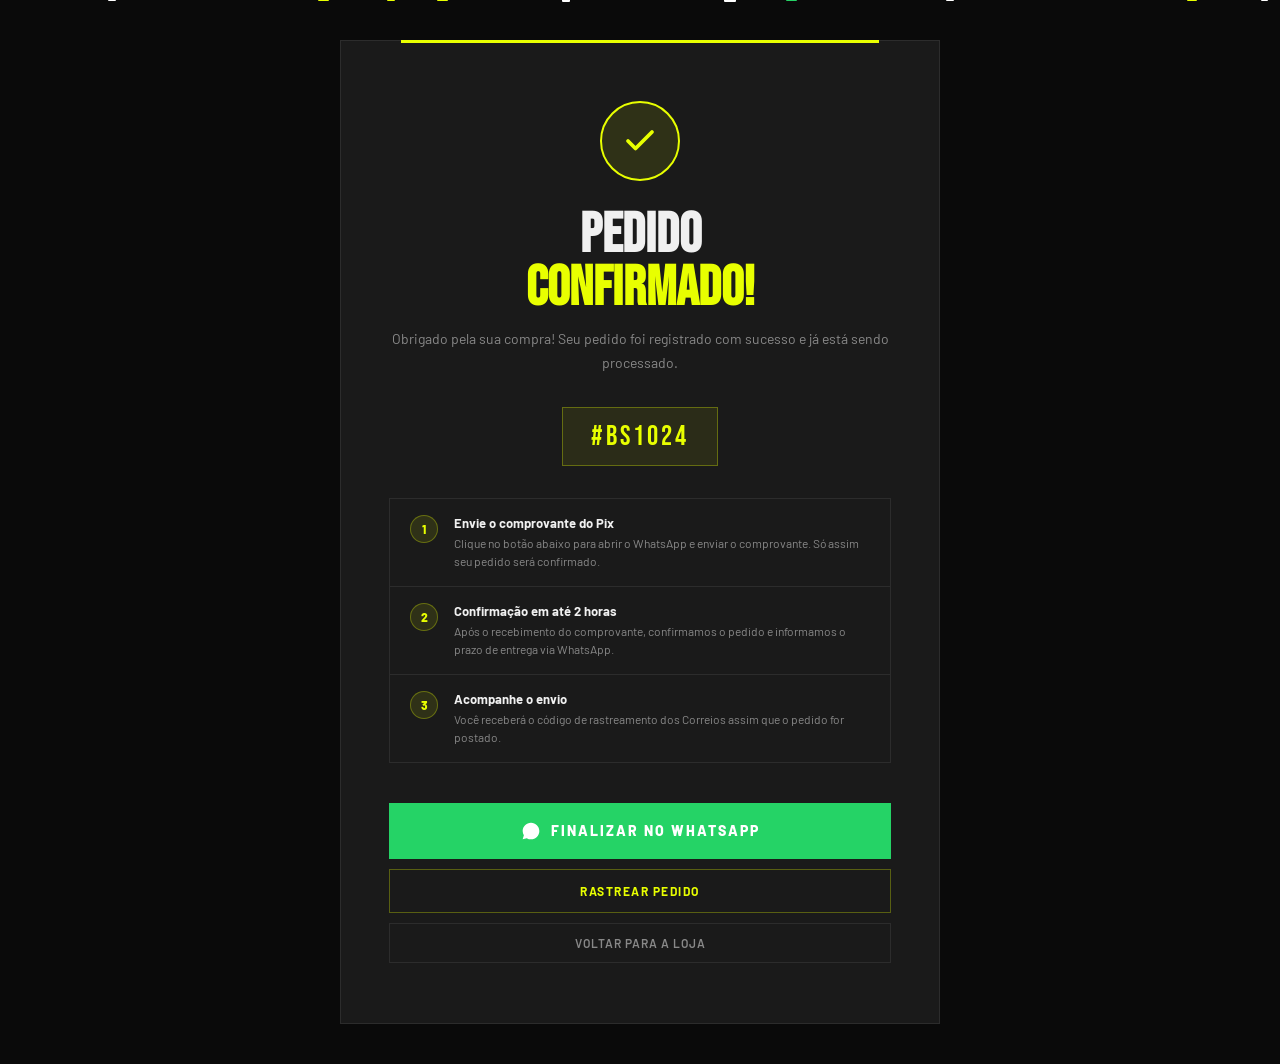
<file: pedido-confirmado.html>
<!DOCTYPE html>
<html lang="pt-BR">
<head>
<meta charset="UTF-8"><meta name="viewport" content="width=device-width, initial-scale=1.0">
<title>Pedido Confirmado — Brito's Store</title>
<link href="https://fonts.googleapis.com/css2?family=Bebas+Neue&family=Barlow:wght@300;400;600;700;900&display=swap" rel="stylesheet">
<link rel="icon" type="image/png" href="./assets/img/favicon.png">
<style>
*,*::before,*::after{box-sizing:border-box;margin:0;padding:0}
:root{--bg:#0a0a0a;--bg2:#111;--bg3:#1a1a1a;--accent:#e8ff00;--accent2:#ff3c3c;--text:#f0f0f0;--muted:#888;--border:rgba(255,255,255,0.08);--green:#25D366;--font-display:'Bebas Neue',sans-serif;--font-body:'Barlow',sans-serif}
body{background:var(--bg);color:var(--text);font-family:var(--font-body);min-height:100vh;display:flex;flex-direction:column;align-items:center;justify-content:center;padding:40px 20px;text-align:center}
.confetti{position:fixed;inset:0;pointer-events:none;overflow:hidden;z-index:0}
.confetti span{position:absolute;width:8px;height:8px;border-radius:1px;animation:fall linear infinite}
@keyframes fall{0%{transform:translateY(-20px) rotate(0deg);opacity:1}100%{transform:translateY(110vh) rotate(720deg);opacity:0}}
.card{background:var(--bg3);border:1px solid var(--border);padding:60px 48px;max-width:600px;width:100%;position:relative;z-index:1}
.card::before{content:'';position:absolute;top:-1px;left:60px;right:60px;height:3px;background:var(--accent)}
.check-circle{width:80px;height:80px;background:rgba(232,255,0,0.1);border:2px solid var(--accent);border-radius:50%;display:flex;align-items:center;justify-content:center;margin:0 auto 28px;animation:pop .5s cubic-bezier(.34,1.56,.64,1)}
@keyframes pop{0%{transform:scale(0)}100%{transform:scale(1)}}
.check-circle svg{width:36px;height:36px;stroke:var(--accent);fill:none}
.confirm-title{font-family:var(--font-display);font-size:56px;line-height:.95;margin-bottom:12px}
.confirm-title em{color:var(--accent);font-style:normal}
.confirm-sub{font-size:14px;color:var(--muted);line-height:1.7;margin-bottom:32px}
.order-number{display:inline-block;background:rgba(232,255,0,0.08);border:1px solid rgba(232,255,0,0.3);padding:12px 28px;font-family:var(--font-display);font-size:28px;color:var(--accent);letter-spacing:3px;margin-bottom:32px}

.order-summary-box{text-align:left;border:1px solid var(--border);background:var(--bg2);margin-bottom:24px}
.order-summary-title{font-size:11px;font-weight:700;letter-spacing:1.5px;text-transform:uppercase;color:var(--muted);padding:14px 20px;border-bottom:1px solid var(--border)}
.osi{display:flex;gap:12px;align-items:center;padding:14px 20px;border-bottom:1px solid var(--border)}
.osi-img{width:44px;aspect-ratio:1/1;background:var(--bg3);display:flex;align-items:center;justify-content:center;flex-shrink:0;overflow:hidden}
.osi-img img{width:100%;height:100%;object-fit:contain}
.osi-info{flex:1;text-align:left}
.osi-name{font-size:12.5px;font-weight:700;color:var(--text);margin-bottom:2px}
.osi-meta{font-size:11px;color:var(--muted)}
.osi-price{font-family:var(--font-display);font-size:18px;color:var(--accent);flex-shrink:0}
.os-totals{padding:14px 20px}
.os-row{display:flex;justify-content:space-between;font-size:12.5px;color:var(--muted);padding:4px 0}
.os-row.total{color:var(--text);font-weight:700;font-size:14px;padding-top:10px;margin-top:6px;border-top:1px solid var(--border)}
.os-row.total .val{color:var(--accent);font-family:var(--font-display);font-size:22px}
.steps-confirm{display:flex;flex-direction:column;gap:0;margin-bottom:40px;text-align:left;border:1px solid var(--border)}
.step-c{display:flex;gap:16px;padding:16px 20px;border-bottom:1px solid var(--border);align-items:flex-start}
.step-c:last-child{border-bottom:none}
.step-c-num{width:28px;height:28px;background:rgba(232,255,0,0.1);border:1px solid rgba(232,255,0,0.3);border-radius:50%;display:flex;align-items:center;justify-content:center;font-size:12px;font-weight:800;color:var(--accent);flex-shrink:0}
.step-c-title{font-size:13px;font-weight:700;color:var(--text);margin-bottom:3px}
.step-c-desc{font-size:12px;color:var(--muted);line-height:1.5}
.btns{display:flex;flex-direction:column;gap:10px}
.btn-wpp-big{background:var(--green);color:#fff;border:none;padding:18px;font-family:var(--font-body);font-weight:800;font-size:14px;letter-spacing:2px;text-transform:uppercase;cursor:pointer;display:flex;align-items:center;justify-content:center;gap:10px;width:100%;transition:opacity .2s}
.btn-wpp-big:hover{opacity:.85}
.btn-wpp-big svg{width:20px;height:20px;fill:#fff}
.btn-track{background:transparent;color:var(--accent);border:1px solid rgba(232,255,0,0.3);padding:14px;font-family:var(--font-body);font-size:12px;font-weight:700;letter-spacing:1.5px;text-transform:uppercase;cursor:pointer;width:100%;transition:all .2s}
.btn-track:hover{background:rgba(232,255,0,0.06)}
.btn-home{background:transparent;color:var(--muted);border:1px solid var(--border);padding:12px;font-family:var(--font-body);font-size:12px;font-weight:600;letter-spacing:1px;text-transform:uppercase;cursor:pointer;width:100%;transition:all .2s}
.btn-home:hover{border-color:var(--text);color:var(--text)}
@media(max-width:600px){.card{padding:40px 24px}.confirm-title{font-size:44px}.osi{padding:12px 14px}.order-summary-title{padding:12px 14px}.os-totals{padding:12px 14px}}
</style>
</head>
<body>
<div class="confetti" id="confetti"></div>

<div class="card">
  <div class="check-circle">
    <svg viewBox="0 0 24 24" stroke-width="2.5"><polyline points="20,6 9,17 4,12" stroke-linecap="round" stroke-linejoin="round"/></svg>
  </div>
  <h1 class="confirm-title">PEDIDO<br><em>CONFIRMADO!</em></h1>
  <p class="confirm-sub">Obrigado pela sua compra! Seu pedido foi registrado com sucesso e já está sendo processado.</p>
  <div class="order-number" id="orderNum">#BS1024</div>

  <div class="order-summary-box" id="orderSummaryBox" style="display:none">
    <div class="order-summary-title">Resumo do pedido</div>
    <div id="osItems"></div>
    <div class="os-totals">
      <div class="os-row"><span>Subtotal</span><span id="osSubtotal">R$0</span></div>
      <div class="os-row"><span>Frete</span><span id="osFrete">R$0</span></div>
      <div class="os-row total"><span>Total</span><span class="val" id="osTotal">R$0</span></div>
    </div>
  </div>

  <div class="steps-confirm">
    <div class="step-c">
      <div class="step-c-num">1</div>
      <div>
        <div class="step-c-title">Envie o comprovante do Pix</div>
        <div class="step-c-desc">Clique no botão abaixo para abrir o WhatsApp e enviar o comprovante. Só assim seu pedido será confirmado.</div>
      </div>
    </div>
    <div class="step-c">
      <div class="step-c-num">2</div>
      <div>
        <div class="step-c-title">Confirmação em até 2 horas</div>
        <div class="step-c-desc">Após o recebimento do comprovante, confirmamos o pedido e informamos o prazo de entrega via WhatsApp.</div>
      </div>
    </div>
    <div class="step-c">
      <div class="step-c-num">3</div>
      <div>
        <div class="step-c-title">Acompanhe o envio</div>
        <div class="step-c-desc">Você receberá o código de rastreamento dos Correios assim que o pedido for postado.</div>
      </div>
    </div>
  </div>

  <div class="btns">
    <button class="btn-wpp-big" id="wppBtn">
      <svg viewBox="0 0 24 24"><path d="M17.472 14.382c-.297-.149-1.758-.867-2.03-.967-.273-.099-.471-.148-.67.15-.197.297-.767.966-.94 1.164-.173.199-.347.223-.644.075-.297-.15-1.255-.463-2.39-1.475-.883-.788-1.48-1.761-1.653-2.059-.173-.297-.018-.458.13-.606.134-.133.298-.347.446-.52.149-.174.198-.298.298-.497.099-.198.05-.371-.025-.52-.075-.149-.669-1.612-.916-2.207-.242-.579-.487-.5-.669-.51-.173-.008-.371-.01-.57-.01-.198 0-.52.074-.792.372-.272.297-1.04 1.016-1.04 2.479 0 1.462 1.065 2.875 1.213 3.074.149.198 2.096 3.2 5.077 4.487.709.306 1.262.489 1.694.625.712.227 1.36.195 1.871.118.571-.085 1.758-.719 2.006-1.413.248-.694.248-1.289.173-1.413-.074-.124-.272-.198-.57-.347z"/><path d="M11.999 2C6.477 2 2 6.477 2 12c0 1.89.525 3.657 1.438 5.168L2 22l4.944-1.424A9.953 9.953 0 0012 22c5.523 0 10-4.477 10-10S17.523 2 12 2z"/></svg>
      Finalizar no WhatsApp
    </button>
    <button class="btn-track" onclick="location.href='rastrear.html'">Rastrear Pedido</button>
    <button class="btn-home" onclick="location.href='index.html'">Voltar para a loja</button>
  </div>
</div>

<script>
const order=JSON.parse(sessionStorage.getItem('orderData')||'{"pedido":"BS1024","nome":"Cliente","cidade":"—"}');
document.getElementById('orderNum').textContent='#'+order.pedido;

if(order.itens && order.itens.length){
  document.getElementById('orderSummaryBox').style.display='block';
  document.getElementById('osItems').innerHTML = order.itens.map(item=>`
    <div class="osi">
      <div class="osi-img">${item.imagem
        ? `<img src="${item.imagem}" alt="${item.club} ${item.name}" onerror="this.style.display='none'">`
        : `<svg width="30" height="40" viewBox="0 0 200 260" fill="none"><path d="M60 20L30 60L10 55L25 100L10 200L80 215L80 120L120 120L120 215L190 200L175 100L190 55L170 60L140 20L120 30L110 60Q100 70 90 60L80 30Z" fill="${item.color||'rgba(100,100,100,0.3)'}" stroke="${item.stroke||'rgba(150,150,150,0.5)'}" stroke-width="2"/></svg>`}
      </div>
      <div class="osi-info"><div class="osi-name">${item.name}</div><div class="osi-meta">Tamanho ${item.size} • Qtd: ${item.qty}</div></div>
      <div class="osi-price">R$${item.price*item.qty}</div>
    </div>
  `).join('');
  document.getElementById('osSubtotal').textContent = 'R$'+(order.subtotal||0);
  document.getElementById('osFrete').textContent = 'R$'+(order.frete||0);
  document.getElementById('osTotal').textContent = 'R$'+(order.total||0);
}

document.getElementById('wppBtn').onclick=function(){
  const listaProdutos = (order.itens && order.itens.length)
    ? order.itens.map(i=>`• ${i.name} — ${i.size} — Qtd: ${i.qty}`).join('\n')
    : '• (produtos do pedido)';
  const total = order.total != null ? order.total : '—';
  const msg=encodeURIComponent(`Olá! Acabei de realizar um pedido na Brito's Store.\n\nPedido: #${order.pedido}\n\nProdutos:\n${listaProdutos}\n\nValor Total: R$${total}\n\nNome: ${order.nome}\nCidade: ${order.cidade}\n\nVou enviar o comprovante do Pix em seguida.`);
  window.open(`https://wa.me/5511940028422?text=${msg}`,'_blank');
};
// confetti
const el=document.getElementById('confetti');
const colors=['#e8ff00','#fff','#ff3c3c','#25D366'];
for(let i=0;i<40;i++){
  const s=document.createElement('span');
  s.style.cssText=`left:${Math.random()*100}%;top:-10px;background:${colors[i%4]};width:${6+Math.random()*6}px;height:${6+Math.random()*6}px;animation-duration:${2+Math.random()*3}s;animation-delay:${Math.random()*2}s`;
  el.appendChild(s);
}
localStorage.removeItem('cart');
</script>
</body>
</html>
</file>
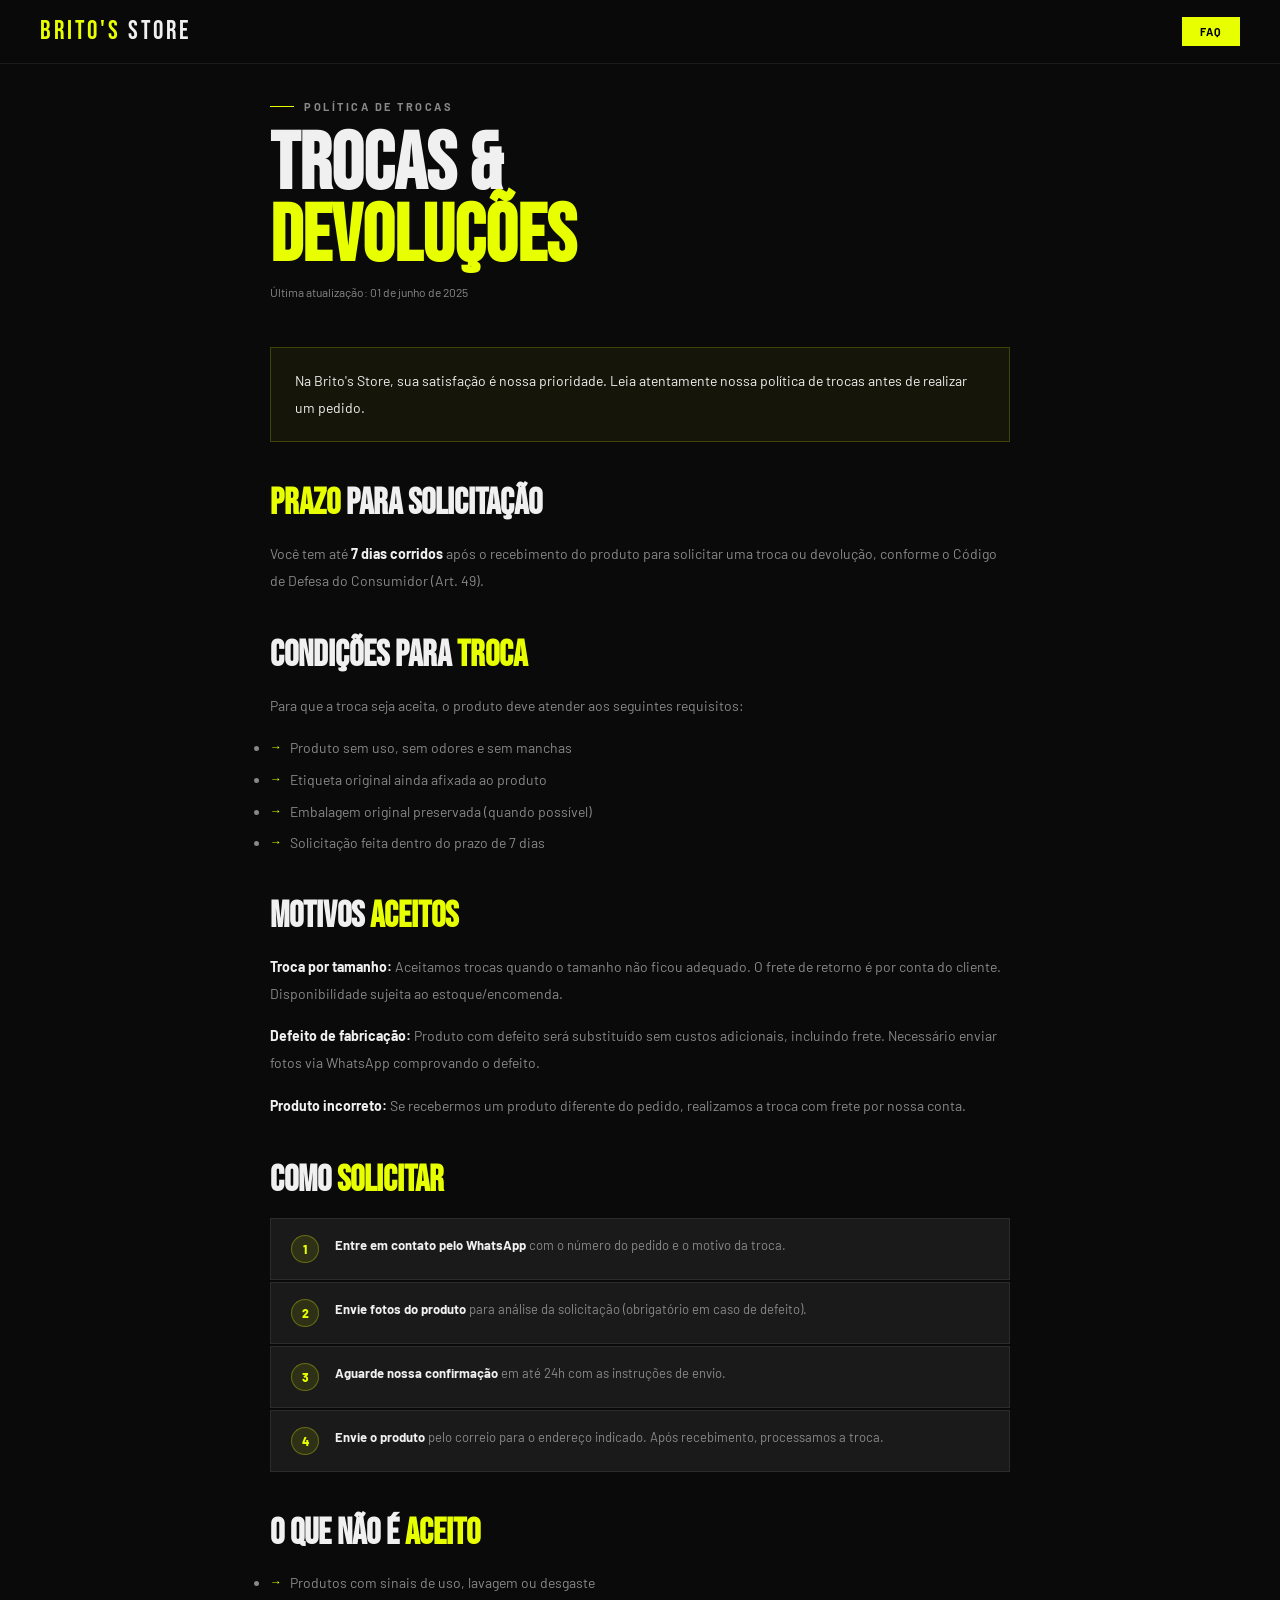
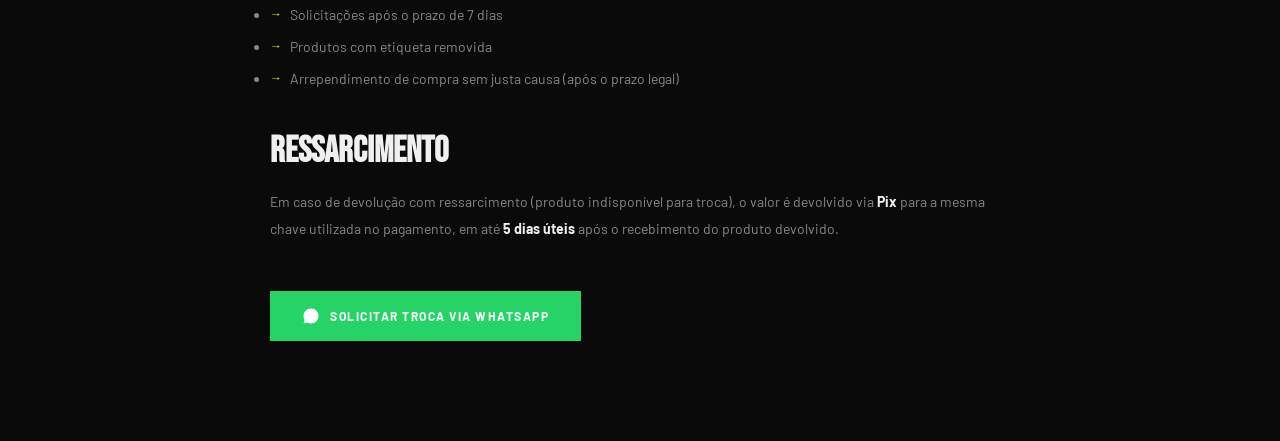
<file: politica-trocas.html>
<!DOCTYPE html>
<html lang="pt-BR">
<head>
<meta charset="UTF-8"><meta name="viewport" content="width=device-width, initial-scale=1.0">
<title>Política de Trocas — Brito's Store</title>
<link href="https://fonts.googleapis.com/css2?family=Bebas+Neue&family=Barlow:wght@300;400;600;700;900&display=swap" rel="stylesheet">
<link rel="icon" type="image/png" href="./assets/img/favicon.png">
<style>
*,*::before,*::after{box-sizing:border-box;margin:0;padding:0}
:root{--bg:#0a0a0a;--bg2:#111;--bg3:#1a1a1a;--accent:#e8ff00;--text:#f0f0f0;--muted:#888;--border:rgba(255,255,255,0.08);--font-display:'Bebas Neue',sans-serif;--font-body:'Barlow',sans-serif}
body{background:var(--bg);color:var(--text);font-family:var(--font-body)}
nav{position:fixed;top:0;left:0;right:0;z-index:100;display:flex;align-items:center;justify-content:space-between;padding:0 40px;height:64px;background:rgba(10,10,10,0.95);backdrop-filter:blur(12px);border-bottom:1px solid var(--border)}
.logo{font-family:var(--font-display);font-size:26px;letter-spacing:3px;color:var(--accent);text-decoration:none}.logo span{color:var(--text)}
.btn-nav{background:var(--accent);color:#000;border:none;padding:8px 18px;font-family:var(--font-body);font-weight:700;font-size:11px;letter-spacing:1px;text-transform:uppercase;cursor:pointer}
.page-wrap{padding:100px 60px 100px;max-width:860px;margin:0 auto}
.section-label{font-size:11px;font-weight:700;letter-spacing:2.5px;text-transform:uppercase;color:var(--muted);margin-bottom:16px;display:flex;align-items:center;gap:10px}
.section-label::before{content:'';width:24px;height:1px;background:var(--accent)}
.page-title{font-family:var(--font-display);font-size:80px;line-height:.9;margin-bottom:12px}
.page-title em{color:var(--accent);font-style:normal}
.last-update{font-size:12px;color:var(--muted);margin-bottom:48px}
.content h2{font-family:var(--font-display);font-size:36px;color:var(--text);margin:40px 0 16px}
.content h2 em{color:var(--accent);font-style:normal}
.content p{font-size:14px;color:var(--muted);line-height:1.9;margin-bottom:16px}
.content strong{color:var(--text)}
.content ul{margin:12px 0 16px 0;display:flex;flex-direction:column;gap:8px}
.content ul li{font-size:14px;color:var(--muted);line-height:1.7;padding-left:20px;position:relative}
.content ul li::before{content:'→';position:absolute;left:0;color:var(--accent);font-size:12px}
.highlight-box{background:rgba(232,255,0,0.05);border:1px solid rgba(232,255,0,0.2);padding:20px 24px;margin:24px 0}
.highlight-box p{color:var(--text);margin:0}
.steps-list{display:flex;flex-direction:column;gap:2px;margin:16px 0}
.step-row{background:var(--bg3);border:1px solid var(--border);padding:16px 20px;display:flex;gap:16px;align-items:flex-start}
.step-num{width:28px;height:28px;background:rgba(232,255,0,0.1);border:1px solid rgba(232,255,0,0.3);border-radius:50%;display:flex;align-items:center;justify-content:center;font-size:12px;font-weight:800;color:var(--accent);flex-shrink:0}
.step-text{font-size:13px;color:var(--muted);line-height:1.6}
.step-text strong{color:var(--text)}
.wpp-cta{background:#25D366;color:#fff;border:none;padding:16px 32px;font-family:var(--font-body);font-weight:700;font-size:12px;letter-spacing:1.5px;text-transform:uppercase;cursor:pointer;margin-top:32px;display:inline-flex;align-items:center;gap:10px;transition:opacity .2s}
.wpp-cta:hover{opacity:.85}
.wpp-cta svg{width:18px;height:18px;fill:#fff}
@media(max-width:768px){nav{padding:0 20px;height:56px}.page-wrap{padding:80px 20px 60px}.page-title{font-size:52px}}
@media(max-width:480px){
  nav{padding:0 16px}
  .page-wrap{padding:72px 16px 48px}
  .page-title{font-size:36px}
  .content h2{font-size:26px}
  .highlight-box{padding:14px 16px}
}
</style>
</head>
<body>
<nav>
  <a href="index.html" class="logo">BRITO'S<span> STORE</span></a>
  <button class="btn-nav" onclick="location.href='faq.html'">FAQ</button>
</nav>
<div class="page-wrap">
  <div class="section-label">Política de trocas</div>
  <h1 class="page-title">TROCAS &<br><em>DEVOLUÇÕES</em></h1>
  <p class="last-update">Última atualização: 01 de junho de 2025</p>
  <div class="content">
    <div class="highlight-box"><p>Na Brito's Store, sua satisfação é nossa prioridade. Leia atentamente nossa política de trocas antes de realizar um pedido.</p></div>
    <h2><em>PRAZO</em> PARA SOLICITAÇÃO</h2>
    <p>Você tem até <strong>7 dias corridos</strong> após o recebimento do produto para solicitar uma troca ou devolução, conforme o Código de Defesa do Consumidor (Art. 49).</p>
    <h2>CONDIÇÕES PARA <em>TROCA</em></h2>
    <p>Para que a troca seja aceita, o produto deve atender aos seguintes requisitos:</p>
    <ul>
      <li>Produto sem uso, sem odores e sem manchas</li>
      <li>Etiqueta original ainda afixada ao produto</li>
      <li>Embalagem original preservada (quando possível)</li>
      <li>Solicitação feita dentro do prazo de 7 dias</li>
    </ul>
    <h2>MOTIVOS <em>ACEITOS</em></h2>
    <p><strong>Troca por tamanho:</strong> Aceitamos trocas quando o tamanho não ficou adequado. O frete de retorno é por conta do cliente. Disponibilidade sujeita ao estoque/encomenda.</p>
    <p><strong>Defeito de fabricação:</strong> Produto com defeito será substituído sem custos adicionais, incluindo frete. Necessário enviar fotos via WhatsApp comprovando o defeito.</p>
    <p><strong>Produto incorreto:</strong> Se recebermos um produto diferente do pedido, realizamos a troca com frete por nossa conta.</p>
    <h2>COMO <em>SOLICITAR</em></h2>
    <div class="steps-list">
      <div class="step-row"><div class="step-num">1</div><div class="step-text"><strong>Entre em contato pelo WhatsApp</strong> com o número do pedido e o motivo da troca.</div></div>
      <div class="step-row"><div class="step-num">2</div><div class="step-text"><strong>Envie fotos do produto</strong> para análise da solicitação (obrigatório em caso de defeito).</div></div>
      <div class="step-row"><div class="step-num">3</div><div class="step-text"><strong>Aguarde nossa confirmação</strong> em até 24h com as instruções de envio.</div></div>
      <div class="step-row"><div class="step-num">4</div><div class="step-text"><strong>Envie o produto</strong> pelo correio para o endereço indicado. Após recebimento, processamos a troca.</div></div>
    </div>
    <h2>O QUE NÃO É <em>ACEITO</em></h2>
    <ul>
      <li>Produtos com sinais de uso, lavagem ou desgaste</li>
      <li>Solicitações após o prazo de 7 dias</li>
      <li>Produtos com etiqueta removida</li>
      <li>Arrependimento de compra sem justa causa (após o prazo legal)</li>
    </ul>
    <h2>RESSARCIMENTO</h2>
    <p>Em caso de devolução com ressarcimento (produto indisponível para troca), o valor é devolvido via <strong>Pix</strong> para a mesma chave utilizada no pagamento, em até <strong>5 dias úteis</strong> após o recebimento do produto devolvido.</p>
    <button class="wpp-cta" onclick="window.open('https://wa.me/5511940028422?text=Olá! Preciso solicitar uma troca.','_blank')">
      <svg viewBox="0 0 24 24"><path d="M17.472 14.382c-.297-.149-1.758-.867-2.03-.967-.273-.099-.471-.148-.67.15-.197.297-.767.966-.94 1.164-.173.199-.347.223-.644.075-.297-.15-1.255-.463-2.39-1.475-.883-.788-1.48-1.761-1.653-2.059-.173-.297-.018-.458.13-.606.134-.133.298-.347.446-.52.149-.174.198-.298.298-.497.099-.198.05-.371-.025-.52-.075-.149-.669-1.612-.916-2.207-.242-.579-.487-.5-.669-.51-.173-.008-.371-.01-.57-.01-.198 0-.52.074-.792.372-.272.297-1.04 1.016-1.04 2.479 0 1.462 1.065 2.875 1.213 3.074.149.198 2.096 3.2 5.077 4.487.709.306 1.262.489 1.694.625.712.227 1.36.195 1.871.118.571-.085 1.758-.719 2.006-1.413.248-.694.248-1.289.173-1.413-.074-.124-.272-.198-.57-.347z"/><path d="M11.999 2C6.477 2 2 6.477 2 12c0 1.89.525 3.657 1.438 5.168L2 22l4.944-1.424A9.953 9.953 0 0012 22c5.523 0 10-4.477 10-10S17.523 2 12 2z"/></svg>
      Solicitar Troca via WhatsApp
    </button>
  </div>
</div>
</body>
</html>
</file>
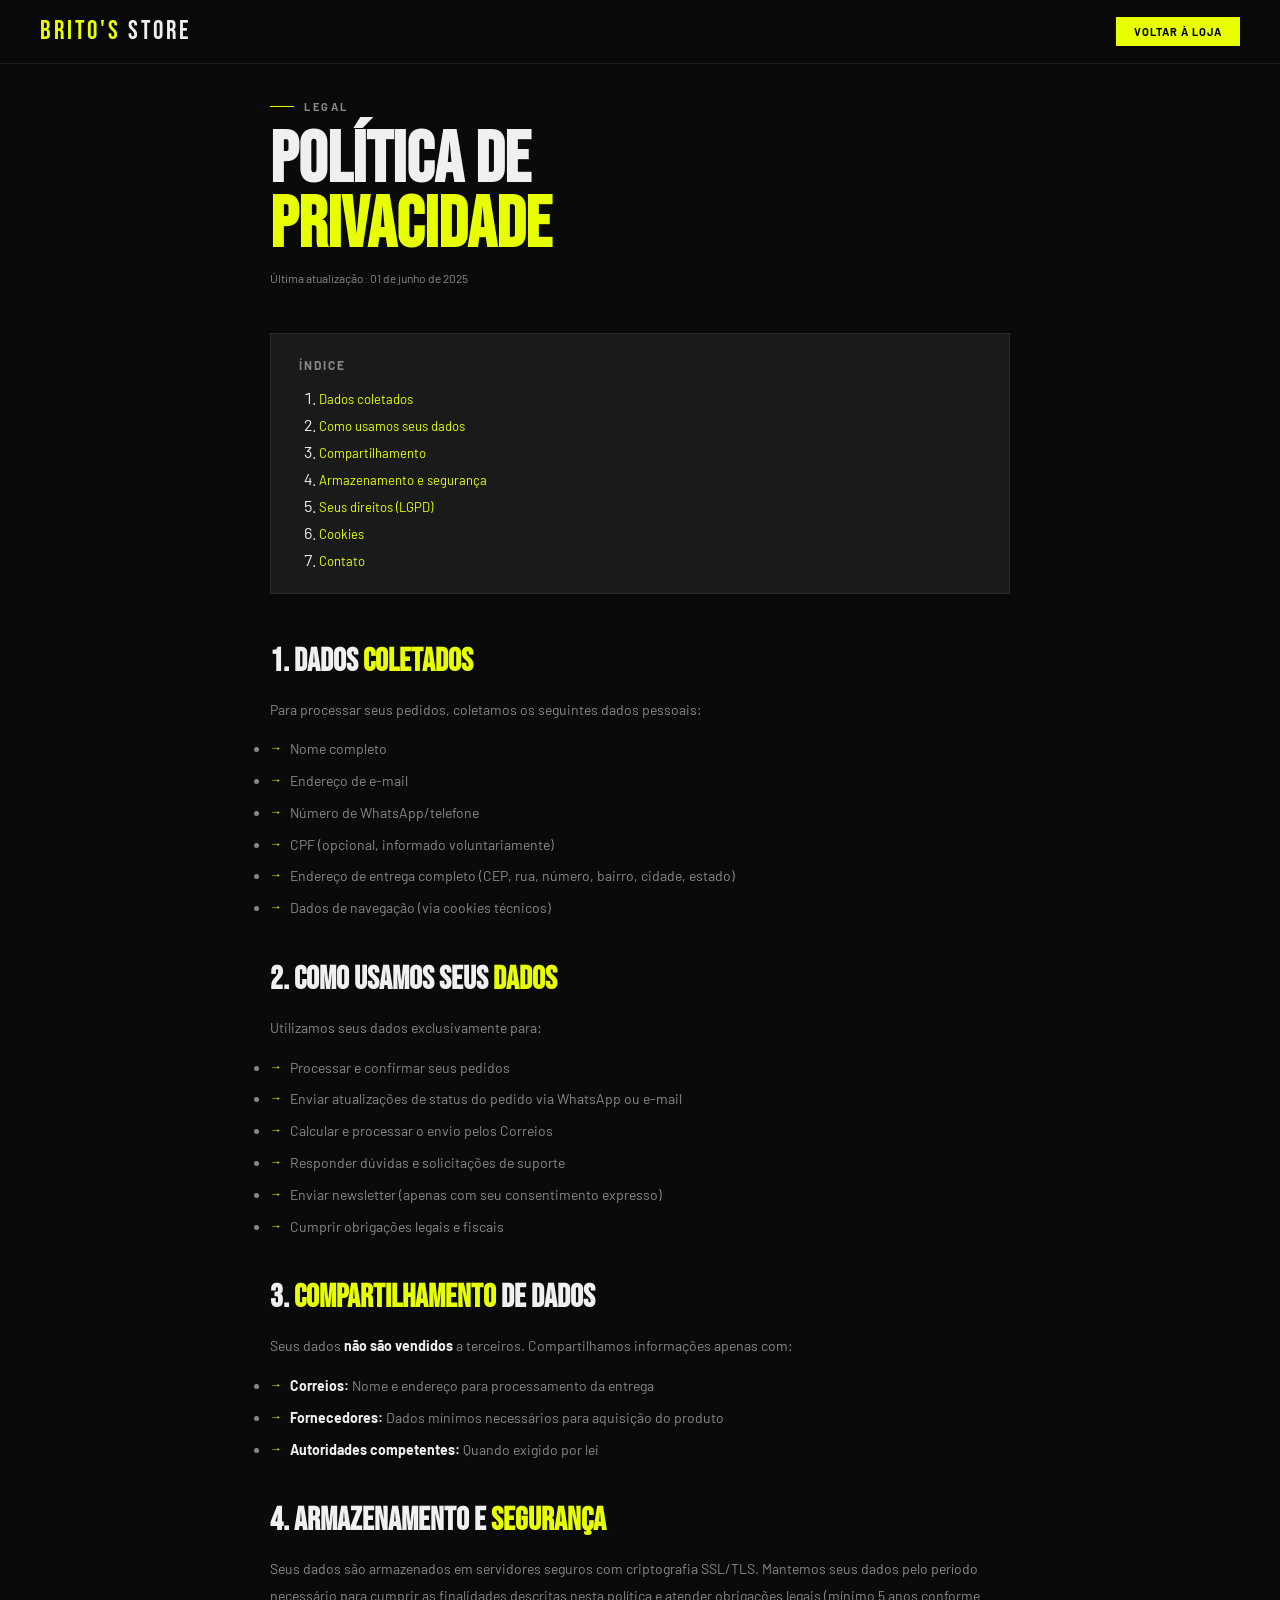
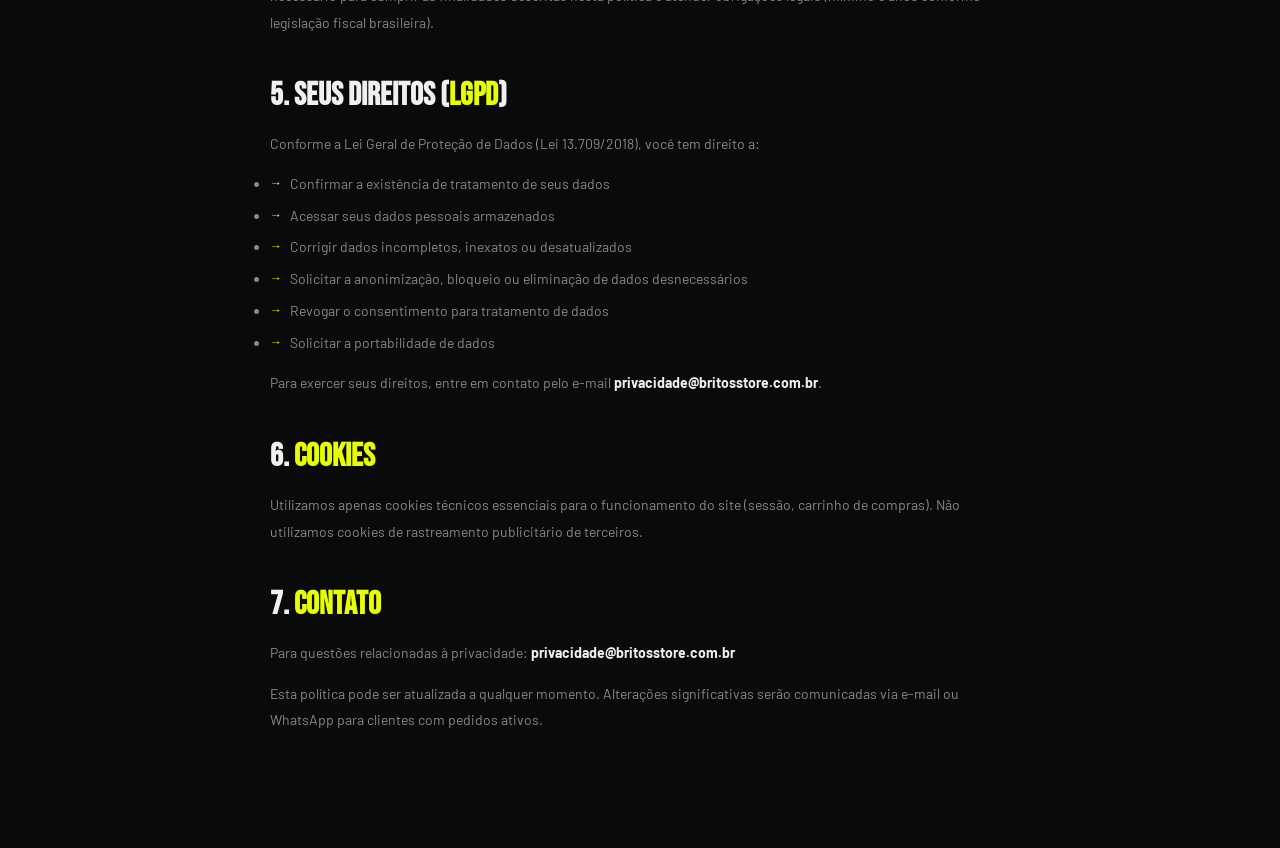
<file: privacidade.html>
<!DOCTYPE html>
<html lang="pt-BR">
<head>
<meta charset="UTF-8"><meta name="viewport" content="width=device-width, initial-scale=1.0">
<title>Privacidade — Brito's Store</title>
<link href="https://fonts.googleapis.com/css2?family=Bebas+Neue&family=Barlow:wght@300;400;600;700;900&display=swap" rel="stylesheet">
<link rel="icon" type="image/png" href="./assets/img/favicon.png">
<style>
*,*::before,*::after{box-sizing:border-box;margin:0;padding:0}
:root{--bg:#0a0a0a;--bg2:#111;--bg3:#1a1a1a;--accent:#e8ff00;--text:#f0f0f0;--muted:#888;--border:rgba(255,255,255,0.08);--font-display:'Bebas Neue',sans-serif;--font-body:'Barlow',sans-serif}
body{background:var(--bg);color:var(--text);font-family:var(--font-body)}
nav{position:fixed;top:0;left:0;right:0;z-index:100;display:flex;align-items:center;justify-content:space-between;padding:0 40px;height:64px;background:rgba(10,10,10,0.95);backdrop-filter:blur(12px);border-bottom:1px solid var(--border)}
.logo{font-family:var(--font-display);font-size:26px;letter-spacing:3px;color:var(--accent);text-decoration:none}.logo span{color:var(--text)}
.btn-nav{background:var(--accent);color:#000;border:none;padding:8px 18px;font-family:var(--font-body);font-weight:700;font-size:11px;letter-spacing:1px;text-transform:uppercase;cursor:pointer}
.page-wrap{padding:100px 60px 100px;max-width:860px;margin:0 auto}
.section-label{font-size:11px;font-weight:700;letter-spacing:2.5px;text-transform:uppercase;color:var(--muted);margin-bottom:16px;display:flex;align-items:center;gap:10px}
.section-label::before{content:'';width:24px;height:1px;background:var(--accent)}
.page-title{font-family:var(--font-display);font-size:72px;line-height:.9;margin-bottom:12px}
.page-title em{color:var(--accent);font-style:normal}
.last-update{font-size:12px;color:var(--muted);margin-bottom:48px}
.toc{background:var(--bg3);border:1px solid var(--border);padding:24px 28px;margin-bottom:48px}
.toc h3{font-size:12px;font-weight:700;letter-spacing:2px;text-transform:uppercase;color:var(--muted);margin-bottom:16px}
.toc ol{padding-left:20px;display:flex;flex-direction:column;gap:8px}
.toc ol li a{font-size:13px;color:var(--accent);text-decoration:none;transition:opacity .2s}
.toc ol li a:hover{opacity:.7}
.content h2{font-family:var(--font-display);font-size:32px;color:var(--text);margin:40px 0 16px;scroll-margin-top:80px}
.content h2 em{color:var(--accent);font-style:normal}
.content p{font-size:14px;color:var(--muted);line-height:1.9;margin-bottom:14px}
.content strong{color:var(--text)}
.content ul{margin:12px 0 16px;display:flex;flex-direction:column;gap:8px}
.content ul li{font-size:14px;color:var(--muted);line-height:1.7;padding-left:20px;position:relative}
.content ul li::before{content:'→';position:absolute;left:0;color:var(--accent);font-size:12px}
@media(max-width:768px){nav{padding:0 20px;height:56px}.page-wrap{padding:80px 20px 60px}.page-title{font-size:48px}}
@media(max-width:480px){
  nav{padding:0 16px}
  .page-wrap{padding:72px 16px 48px}
  .page-title{font-size:36px}
  .content h2{font-size:26px}
  .highlight-box{padding:14px 16px}
}
</style>
</head>
<body>
<nav>
  <a href="index.html" class="logo">BRITO'S<span> STORE</span></a>
  <button class="btn-nav" onclick="location.href='index.html'">Voltar à Loja</button>
</nav>
<div class="page-wrap">
  <div class="section-label">Legal</div>
  <h1 class="page-title">POLÍTICA DE<br><em>PRIVACIDADE</em></h1>
  <p class="last-update">Última atualização: 01 de junho de 2025</p>
  <div class="toc">
    <h3>Índice</h3>
    <ol>
      <li><a href="#coleta">Dados coletados</a></li>
      <li><a href="#uso">Como usamos seus dados</a></li>
      <li><a href="#compartilhamento">Compartilhamento</a></li>
      <li><a href="#armazenamento">Armazenamento e segurança</a></li>
      <li><a href="#direitos">Seus direitos (LGPD)</a></li>
      <li><a href="#cookies">Cookies</a></li>
      <li><a href="#contato">Contato</a></li>
    </ol>
  </div>
  <div class="content">
    <h2 id="coleta">1. Dados <em>Coletados</em></h2>
    <p>Para processar seus pedidos, coletamos os seguintes dados pessoais:</p>
    <ul>
      <li>Nome completo</li>
      <li>Endereço de e-mail</li>
      <li>Número de WhatsApp/telefone</li>
      <li>CPF (opcional, informado voluntariamente)</li>
      <li>Endereço de entrega completo (CEP, rua, número, bairro, cidade, estado)</li>
      <li>Dados de navegação (via cookies técnicos)</li>
    </ul>
    <h2 id="uso">2. Como Usamos Seus <em>Dados</em></h2>
    <p>Utilizamos seus dados exclusivamente para:</p>
    <ul>
      <li>Processar e confirmar seus pedidos</li>
      <li>Enviar atualizações de status do pedido via WhatsApp ou e-mail</li>
      <li>Calcular e processar o envio pelos Correios</li>
      <li>Responder dúvidas e solicitações de suporte</li>
      <li>Enviar newsletter (apenas com seu consentimento expresso)</li>
      <li>Cumprir obrigações legais e fiscais</li>
    </ul>
    <h2 id="compartilhamento">3. <em>Compartilhamento</em> de Dados</h2>
    <p>Seus dados <strong>não são vendidos</strong> a terceiros. Compartilhamos informações apenas com:</p>
    <ul>
      <li><strong>Correios:</strong> Nome e endereço para processamento da entrega</li>
      <li><strong>Fornecedores:</strong> Dados mínimos necessários para aquisição do produto</li>
      <li><strong>Autoridades competentes:</strong> Quando exigido por lei</li>
    </ul>
    <h2 id="armazenamento">4. Armazenamento e <em>Segurança</em></h2>
    <p>Seus dados são armazenados em servidores seguros com criptografia SSL/TLS. Mantemos seus dados pelo período necessário para cumprir as finalidades descritas nesta política e atender obrigações legais (mínimo 5 anos conforme legislação fiscal brasileira).</p>
    <h2 id="direitos">5. Seus Direitos (<em>LGPD</em>)</h2>
    <p>Conforme a Lei Geral de Proteção de Dados (Lei 13.709/2018), você tem direito a:</p>
    <ul>
      <li>Confirmar a existência de tratamento de seus dados</li>
      <li>Acessar seus dados pessoais armazenados</li>
      <li>Corrigir dados incompletos, inexatos ou desatualizados</li>
      <li>Solicitar a anonimização, bloqueio ou eliminação de dados desnecessários</li>
      <li>Revogar o consentimento para tratamento de dados</li>
      <li>Solicitar a portabilidade de dados</li>
    </ul>
    <p>Para exercer seus direitos, entre em contato pelo e-mail <strong>privacidade@britosstore.com.br</strong>.</p>
    <h2 id="cookies">6. <em>Cookies</em></h2>
    <p>Utilizamos apenas cookies técnicos essenciais para o funcionamento do site (sessão, carrinho de compras). Não utilizamos cookies de rastreamento publicitário de terceiros.</p>
    <h2 id="contato">7. <em>Contato</em></h2>
    <p>Para questões relacionadas à privacidade: <strong>privacidade@britosstore.com.br</strong></p>
    <p>Esta política pode ser atualizada a qualquer momento. Alterações significativas serão comunicadas via e-mail ou WhatsApp para clientes com pedidos ativos.</p>
  </div>
</div>
</body>
</html>
</file>
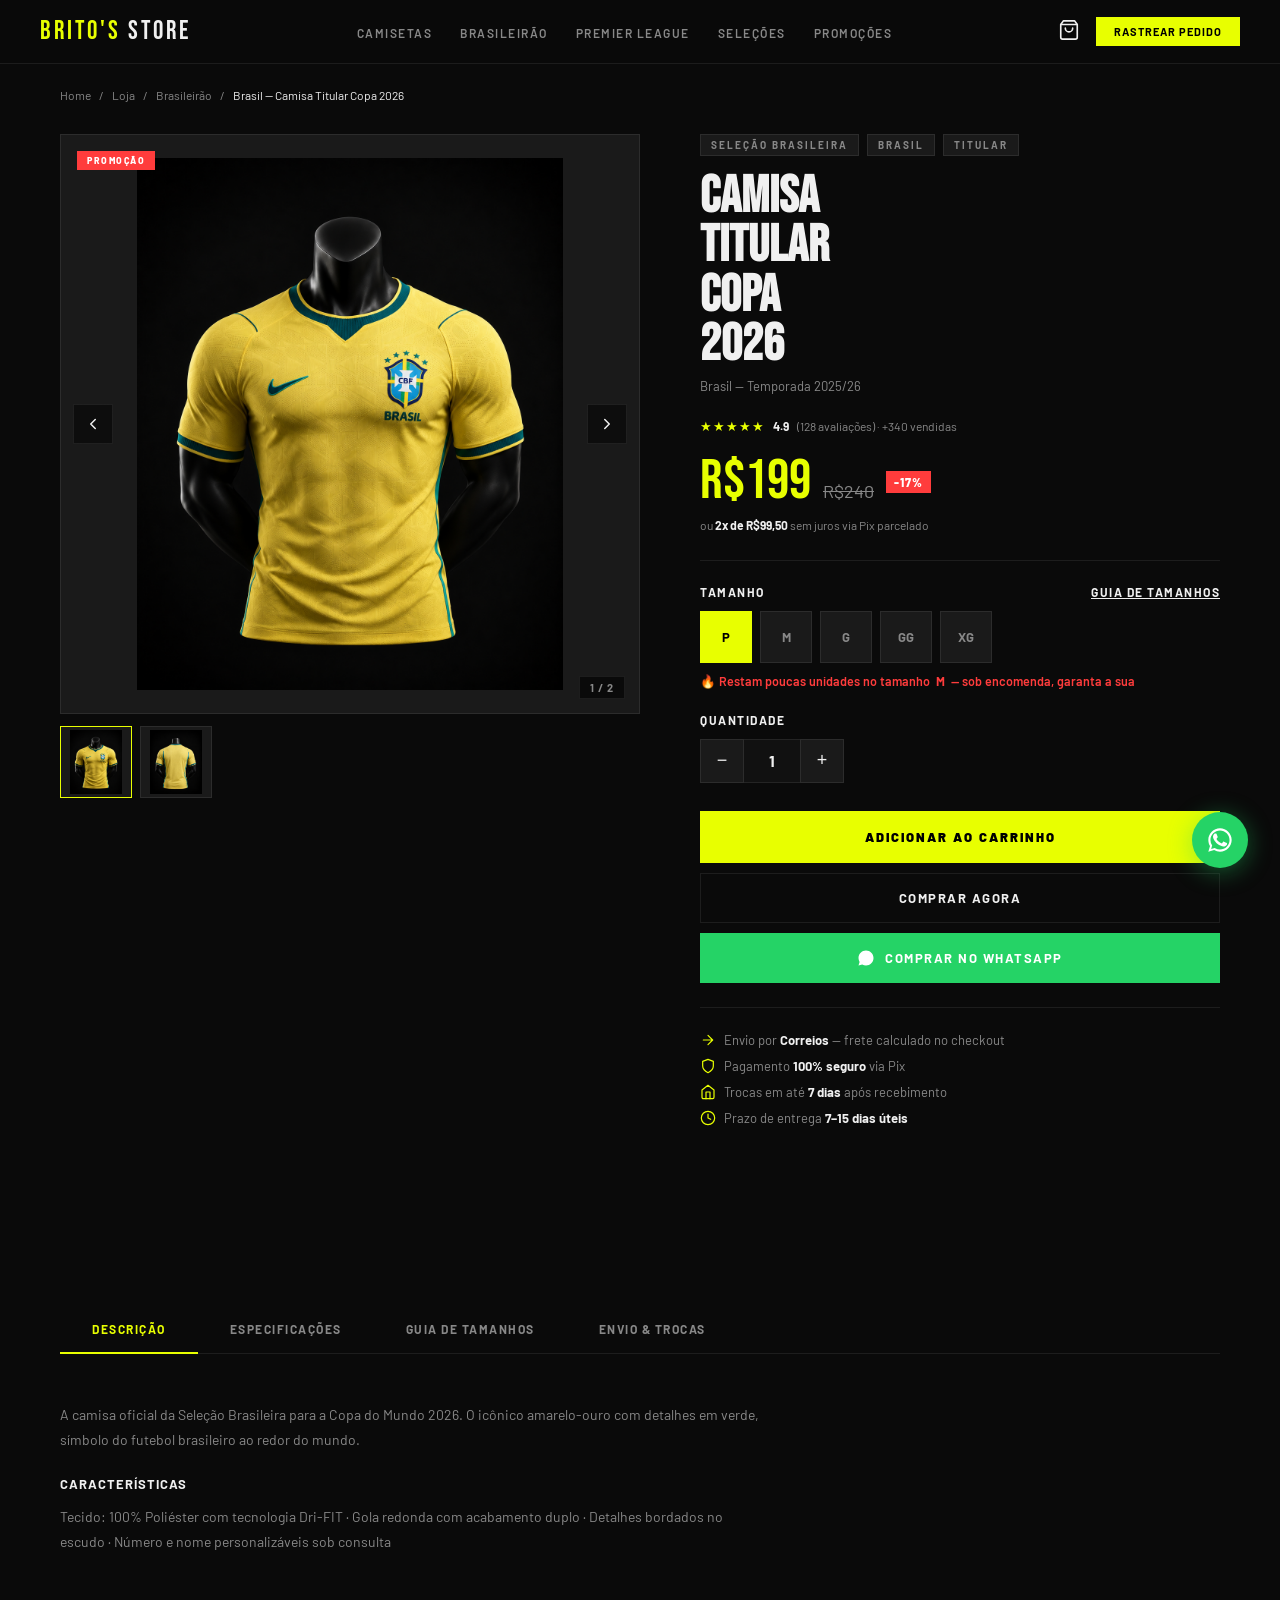
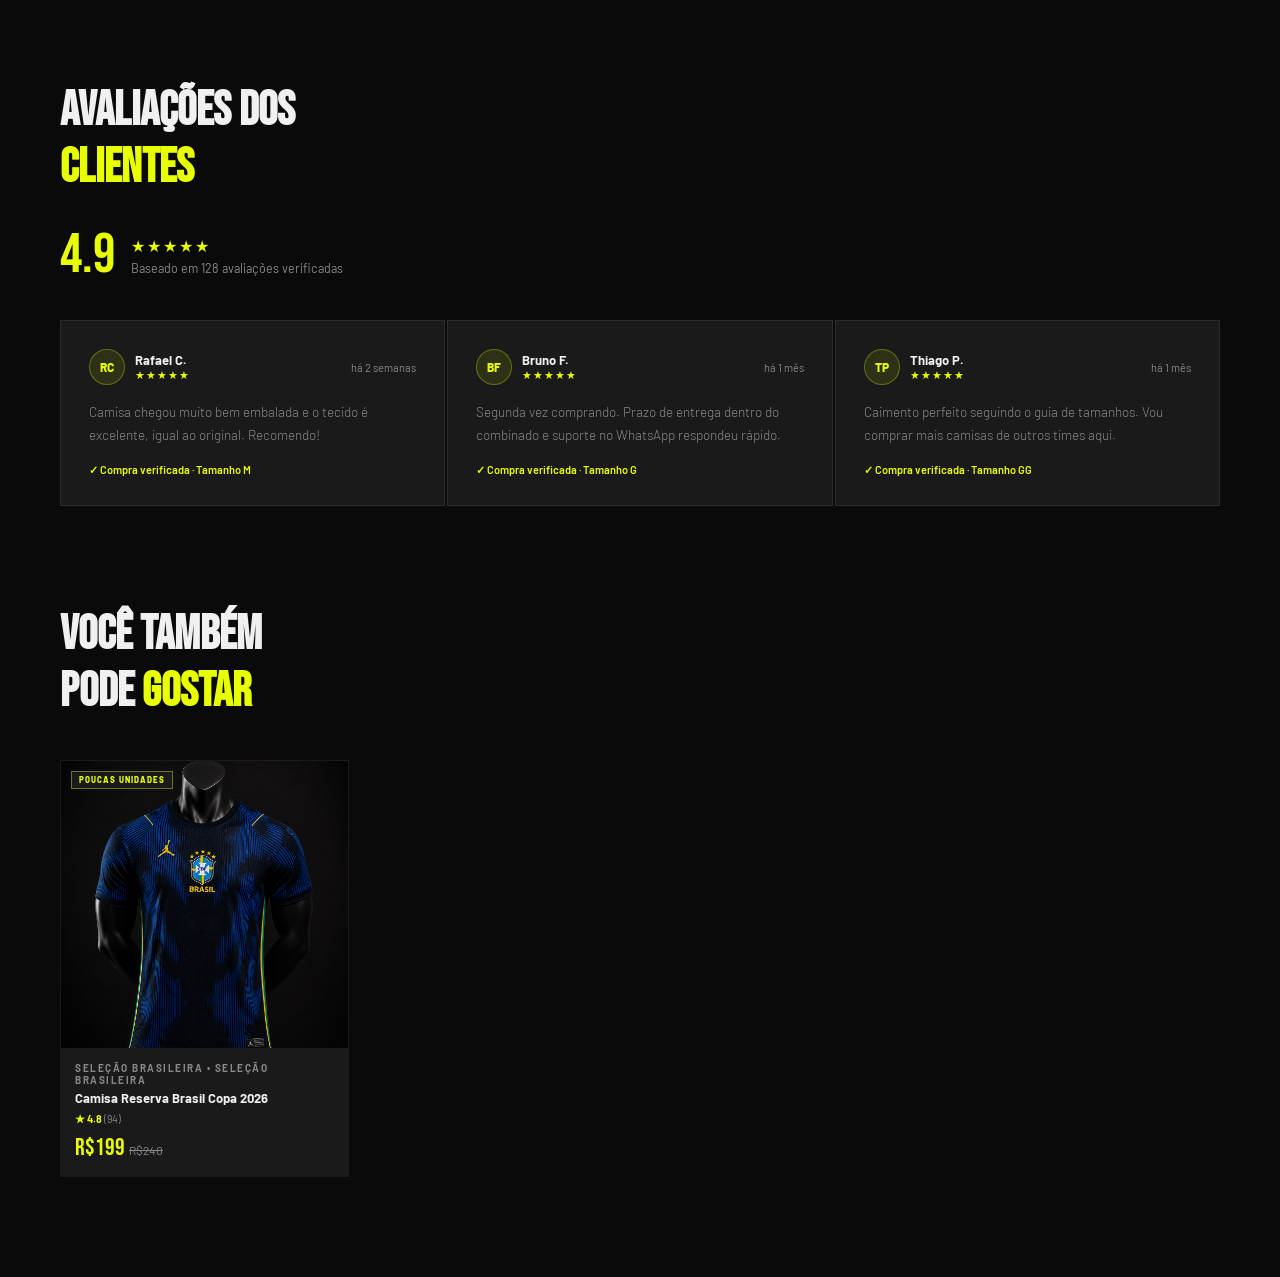
<file: produto.html>
<!DOCTYPE html>
<html lang="pt-BR">
<head>
<meta charset="UTF-8">
<meta name="viewport" content="width=device-width, initial-scale=1.0">
<title>Camisa Titular Corinthians 2025/26 — Brito's Store</title>
<link href="https://fonts.googleapis.com/css2?family=Bebas+Neue&family=Barlow:wght@300;400;600;700;900&display=swap" rel="stylesheet">
<link rel="icon" type="image/png" href="./assets/img/favicon.png">
<style>
*,*::before,*::after{box-sizing:border-box;margin:0;padding:0}
:root{--bg:#0a0a0a;--bg2:#111;--bg3:#1a1a1a;--accent:#e8ff00;--accent2:#ff3c3c;--text:#f0f0f0;--muted:#888;--border:rgba(255,255,255,0.08);--font-display:'Bebas Neue',sans-serif;--font-body:'Barlow',sans-serif}
html{scroll-behavior:smooth}
body{background:var(--bg);color:var(--text);font-family:var(--font-body);overflow-x:hidden}

/* NAV */
nav{position:fixed;top:0;left:0;right:0;z-index:100;display:flex;align-items:center;justify-content:space-between;padding:0 40px;height:64px;background:rgba(10,10,10,0.95);backdrop-filter:blur(12px);border-bottom:1px solid var(--border)}
.logo{font-family:var(--font-display);font-size:26px;letter-spacing:3px;color:var(--accent);text-decoration:none}
.logo span{color:var(--text)}
.nav-links{display:flex;gap:28px;list-style:none}
.nav-links a{color:var(--muted);text-decoration:none;font-size:12px;font-weight:600;letter-spacing:1.5px;text-transform:uppercase;transition:color .2s}
.nav-links a:hover{color:var(--accent)}
.nav-right{display:flex;align-items:center;gap:16px}
.nav-cart{position:relative;cursor:pointer}
.nav-cart svg{width:22px;height:22px;stroke:var(--text);fill:none}
.cart-badge{position:absolute;top:-6px;right:-8px;background:var(--accent);color:#000;font-size:10px;font-weight:700;width:18px;height:18px;border-radius:50%;display:flex;align-items:center;justify-content:center}
.btn-nav{background:var(--accent);color:#000;border:none;padding:8px 18px;font-family:var(--font-body);font-weight:700;font-size:11px;letter-spacing:1px;text-transform:uppercase;cursor:pointer;transition:all .2s}
.btn-nav:hover{background:#fff}

/* BREADCRUMB */
.breadcrumb{padding:88px 60px 0;display:flex;align-items:center;gap:8px;font-size:12px;color:var(--muted)}
.breadcrumb a{color:var(--muted);text-decoration:none;transition:color .2s}
.breadcrumb a:hover{color:var(--accent)}
.breadcrumb span{color:var(--muted)}
.breadcrumb .current{color:var(--text)}

/* PRODUCT LAYOUT */
.product-page{display:grid;grid-template-columns:1fr 1fr;gap:0;padding:32px 60px 100px;max-width:1400px;margin:0 auto}

/* GALLERY */
.gallery{position:sticky;top:80px;height:fit-content}
.gallery-main{width:100%;aspect-ratio:1/1;background:var(--bg3);border:1px solid var(--border);position:relative;overflow:hidden;margin-bottom:12px}
.gallery-track{display:flex;width:100%;height:100%;transition:transform .4s cubic-bezier(.25,.1,.25,1)}
.gallery-slide{min-width:100%;width:100%;height:100%;display:flex;align-items:center;justify-content:center;flex-shrink:0;overflow:hidden}
.gallery-slide img{width:100%;height:100%;object-fit:contain;padding:4%;display:block}
.gallery-badge{position:absolute;top:16px;left:16px;display:flex;flex-direction:column;gap:6px;z-index:3}
.badge{font-size:9px;font-weight:800;letter-spacing:1.5px;text-transform:uppercase;padding:4px 10px}
.badge-new{background:var(--accent);color:#000}
.badge-promo{background:var(--accent2);color:#fff}
.price-discount{background:var(--accent2);color:#fff;font-size:12px;font-weight:800;letter-spacing:1px;padding:4px 8px;align-self:center}
.gallery-arrow{position:absolute;top:50%;transform:translateY(-50%);z-index:3;width:40px;height:40px;background:rgba(10,10,10,0.75);border:1px solid var(--border);backdrop-filter:blur(6px);cursor:pointer;display:flex;align-items:center;justify-content:center;transition:all .2s}
.gallery-arrow:hover{background:rgba(232,255,0,0.15);border-color:var(--accent)}
.gallery-arrow svg{width:18px;height:18px;stroke:var(--text);fill:none;stroke-width:2;stroke-linecap:round;stroke-linejoin:round}
.gallery-arrow-prev{left:12px}
.gallery-arrow-next{right:12px}
.gallery-counter{position:absolute;bottom:14px;right:14px;z-index:3;background:rgba(0,0,0,0.6);backdrop-filter:blur(4px);border:1px solid var(--border);padding:4px 10px;font-size:11px;font-weight:700;color:var(--muted);letter-spacing:1px}
.gallery-thumbs{display:flex;gap:8px}
.thumb{width:72px;aspect-ratio:1/1;background:var(--bg3);border:1px solid var(--border);cursor:pointer;display:flex;align-items:center;justify-content:center;transition:all .2s;flex-shrink:0;overflow:hidden}
.thumb.active{border-color:var(--accent)}
.thumb:hover{border-color:rgba(232,255,0,0.5)}
.thumb img{width:100%;height:100%;object-fit:contain;padding:4%}
.thumb svg{width:36px;height:48px;opacity:.6}

/* PRODUCT INFO */
.product-info{padding:0 0 0 60px}
.product-liga{display:flex;align-items:center;gap:8px;margin-bottom:16px}
.liga-tag{font-size:10px;font-weight:700;letter-spacing:2px;text-transform:uppercase;color:var(--muted);background:var(--bg3);border:1px solid var(--border);padding:4px 10px}
.product-title{font-family:var(--font-display);font-size:52px;line-height:.95;color:var(--text);margin-bottom:8px}
.product-season{font-size:13px;color:var(--muted);margin-bottom:24px}
.product-rating{display:flex;align-items:center;gap:8px;font-size:12px;color:var(--muted);margin-bottom:20px}
.product-rating .stars{color:var(--accent);font-size:13px;letter-spacing:1px}
.product-rating .rating-num{color:var(--text);font-weight:700}
.product-rating:hover .rating-count{color:var(--accent)}
.stock-urgency{font-size:12.5px;color:var(--accent2);font-weight:600;margin:-18px 0 24px;display:flex;align-items:center;gap:6px}
.product-price-block{display:flex;align-items:baseline;gap:12px;margin-bottom:8px}
.price-main{font-family:var(--font-display);font-size:56px;color:var(--accent);line-height:1}
.price-old{font-size:18px;color:var(--muted);text-decoration:line-through}
.price-installment{font-size:12px;color:var(--muted);margin-bottom:28px}
.price-installment strong{color:var(--text)}
.divider{height:1px;background:var(--border);margin:24px 0}

/* ENCOMENDA ALERT */

/* SIZES */
.size-label{display:flex;justify-content:space-between;align-items:center;margin-bottom:12px}
.size-label span{font-size:12px;font-weight:700;letter-spacing:1.5px;text-transform:uppercase;color:var(--text)}
.size-guide{font-size:12px;color:var(--accent);cursor:pointer;text-decoration:underline}
.sizes-grid{display:flex;gap:8px;flex-wrap:wrap;margin-bottom:28px}
.size-btn{width:52px;height:52px;border:1px solid var(--border);background:var(--bg3);color:var(--muted);font-family:var(--font-body);font-size:13px;font-weight:700;cursor:pointer;transition:all .2s;display:flex;align-items:center;justify-content:center}
.size-btn:hover{border-color:var(--accent);color:var(--accent)}
.size-btn.active{border-color:var(--accent);background:var(--accent);color:#000}
.size-btn.unavailable{opacity:.3;cursor:not-allowed;text-decoration:line-through}

/* QTY */
.qty-label{font-size:12px;font-weight:700;letter-spacing:1.5px;text-transform:uppercase;color:var(--text);margin-bottom:12px}
.qty-control{display:flex;align-items:center;gap:0;margin-bottom:28px;width:fit-content}
.qty-btn{width:44px;height:44px;background:var(--bg3);border:1px solid var(--border);color:var(--text);font-size:18px;cursor:pointer;display:flex;align-items:center;justify-content:center;transition:all .2s}
.qty-btn:hover{border-color:var(--accent);color:var(--accent)}
.qty-num{width:56px;height:44px;background:var(--bg2);border-top:1px solid var(--border);border-bottom:1px solid var(--border);display:flex;align-items:center;justify-content:center;font-size:16px;font-weight:700}

/* CTAs */
.cta-stack{display:flex;flex-direction:column;gap:10px;margin-bottom:24px}
.btn-primary{background:var(--accent);color:#000;border:none;padding:18px 32px;font-family:var(--font-body);font-weight:900;font-size:13px;letter-spacing:2px;text-transform:uppercase;cursor:pointer;transition:all .2s;width:100%}
.btn-primary:hover{background:#fff;transform:translateY(-1px)}
.btn-secondary{background:transparent;color:var(--text);border:1px solid var(--border);padding:16px 32px;font-family:var(--font-body);font-weight:700;font-size:13px;letter-spacing:1.5px;text-transform:uppercase;cursor:pointer;transition:all .2s;width:100%}
.btn-secondary:hover{border-color:var(--text)}
.btn-wpp{background:#25D366;color:#fff;border:none;padding:16px 32px;font-family:var(--font-body);font-weight:700;font-size:13px;letter-spacing:1.5px;text-transform:uppercase;cursor:pointer;transition:all .2s;width:100%;display:flex;align-items:center;justify-content:center;gap:10px}
.btn-wpp:hover{background:#20b858}
.btn-wpp svg{width:18px;height:18px;fill:#fff}

/* META */
.product-meta{display:flex;flex-direction:column;gap:10px;margin-top:8px}
.meta-row{display:flex;align-items:center;gap:8px;font-size:13px}
.meta-row svg{width:16px;height:16px;stroke:var(--accent);fill:none;flex-shrink:0}
.meta-row span{color:var(--muted)}
.meta-row strong{color:var(--text)}

/* DETAILS TABS */
.tabs{margin:80px 60px 0;border-bottom:1px solid var(--border)}
.tab-list{display:flex;gap:0}
.tab-btn{padding:16px 32px;font-family:var(--font-body);font-size:12px;font-weight:700;letter-spacing:1.5px;text-transform:uppercase;color:var(--muted);background:transparent;border:none;border-bottom:2px solid transparent;cursor:pointer;transition:all .2s;margin-bottom:-1px}
.tab-btn.active{color:var(--accent);border-bottom-color:var(--accent)}
.tab-btn:hover{color:var(--text)}
.tab-content{padding:48px 60px;display:none}
.tab-content.active{display:block}
.tab-content p{font-size:14px;color:var(--muted);line-height:1.8;max-width:700px}
.tab-content h4{font-size:13px;font-weight:700;letter-spacing:1px;text-transform:uppercase;color:var(--text);margin:24px 0 12px}
.specs-grid{display:grid;grid-template-columns:1fr 1fr;gap:2px;max-width:600px}
.spec-row{background:var(--bg3);padding:14px 20px;display:flex;justify-content:space-between;font-size:13px}
.spec-row .key{color:var(--muted)}
.spec-row .val{color:var(--text);font-weight:600}

/* SIZE CHART */
.size-table{width:100%;max-width:600px;border-collapse:collapse;font-size:13px}
.size-table th{background:var(--bg3);padding:12px 16px;text-align:left;font-size:11px;letter-spacing:1.5px;text-transform:uppercase;color:var(--muted);border:1px solid var(--border)}
.size-table td{padding:12px 16px;border:1px solid var(--border);color:var(--text)}
.size-table tr:nth-child(even) td{background:var(--bg3)}

/* RELATED */
.reviews-section{padding:80px 60px 20px}
.reviews-section h2{font-family:var(--font-display);font-size:48px;color:var(--text);margin-bottom:32px}
.reviews-section h2 em{color:var(--accent);font-style:normal}
.reviews-overview{display:flex;align-items:center;gap:16px;margin-bottom:36px}
.reviews-big-score{font-family:var(--font-display);font-size:56px;color:var(--accent);line-height:1}
.reviews-big-stars{color:var(--accent);font-size:16px;letter-spacing:2px}
.reviews-big-count{font-size:12.5px;color:var(--muted);margin-top:4px}
.reviews-list{display:grid;grid-template-columns:repeat(3,1fr);gap:2px}
.review-item{background:var(--bg3);border:1px solid var(--border);padding:28px;transition:border-color .2s}
.review-item:hover{border-color:rgba(232,255,0,0.2)}
.review-item-top{display:flex;align-items:center;gap:10px;margin-bottom:16px}
.review-item-top .review-avatar{width:36px;height:36px;border-radius:50%;background:rgba(232,255,0,0.1);border:1px solid rgba(232,255,0,0.3);color:var(--accent);font-weight:800;font-size:12px;display:flex;align-items:center;justify-content:center;flex-shrink:0}
.review-item-top .review-name{font-size:13px;font-weight:700;color:var(--text)}
.review-item-top .review-stars{color:var(--accent);font-size:11px;letter-spacing:1px}
.review-date{font-size:11px;color:var(--muted);margin-left:auto;white-space:nowrap}
.review-item p{font-size:13.5px;color:var(--muted);line-height:1.7;margin-bottom:16px;font-weight:300}
.review-item .review-tag{font-size:11px;color:var(--accent);font-weight:600}

.related{padding:80px 60px 100px}
.related h2{font-family:var(--font-display);font-size:48px;color:var(--text);margin-bottom:40px}
.related h2 em{color:var(--accent);font-style:normal}
.related-grid{display:grid;grid-template-columns:repeat(4,1fr);gap:2px}
.rel-card{background:var(--bg3);cursor:pointer;border:1px solid transparent;transition:all .2s}
.rel-card:hover{border-color:rgba(232,255,0,0.2)}
.rel-card:hover .rel-img-inner{transform:scale(1.04)}
.rel-img{aspect-ratio:1/1;background:var(--bg2);overflow:hidden;display:flex;align-items:center;justify-content:center;position:relative}
.badge-wrap-rel{position:absolute;top:10px;left:10px;display:flex;flex-direction:column;gap:5px;z-index:2}
.badge-wrap-rel .badge{font-size:8px;font-weight:800;letter-spacing:1px;text-transform:uppercase;padding:3px 7px}
.badge-wrap-rel .badge-new{background:var(--accent);color:#000}
.badge-wrap-rel .badge-promo{background:var(--accent2);color:#fff}
.badge-wrap-rel .badge-urgency{background:#1a1a1a;color:var(--accent);border:1px solid rgba(232,255,0,0.4)}
.rel-img-inner{transition:transform .4s cubic-bezier(.25,.1,.25,1);display:flex;align-items:center;justify-content:center;width:100%;height:100%}
.rel-info{padding:14px}
.rel-club{font-size:10px;font-weight:700;letter-spacing:1.5px;text-transform:uppercase;color:var(--muted);margin-bottom:4px}
.rel-name{font-size:13px;font-weight:700;color:var(--text);margin-bottom:6px}
.rel-rating{font-size:10.5px;color:var(--accent);font-weight:700;margin-bottom:8px}
.rel-rating span{color:var(--muted);font-weight:400}
.rel-price{font-family:var(--font-display);font-size:24px;color:var(--accent)}
.rel-price-old{font-family:var(--font-body);font-size:12px;color:var(--muted);text-decoration:line-through;font-weight:400}

/* WPP FLOAT */
.wpp-float{position:fixed;bottom:32px;right:32px;z-index:999;width:56px;height:56px;background:#25D366;border-radius:50%;display:flex;align-items:center;justify-content:center;cursor:pointer;box-shadow:0 4px 24px rgba(37,211,102,.4);transition:transform .2s}
.wpp-float:hover{transform:scale(1.1)}
.wpp-float svg{width:28px;height:28px;fill:#fff}

/* RESPONSIVE */
@media(max-width:1024px){
  .product-page{grid-template-columns:1fr;padding:24px 32px 80px}
  .product-info{padding:40px 0 0}
  .gallery{position:static;width:100%}
  .gallery-main{width:100%}
  .tabs,.related{padding-left:32px;padding-right:32px}
  .tab-content{padding:40px 32px}
  .related-grid{grid-template-columns:repeat(2,1fr)}
  .reviews-section{padding:56px 32px 20px}
  .reviews-list{grid-template-columns:1fr}
}
@media(max-width:768px){
  nav{padding:0 20px;height:56px}
  .logo{font-size:20px}
  .nav-links{display:none}
  .breadcrumb{padding:76px 20px 0;font-size:11px}
  .product-page{padding:12px 0 60px;gap:0}
  .gallery{width:100%;padding:0}
  .gallery-main{width:100%;border-left:none;border-right:none;margin-bottom:8px}
  .gallery-thumbs{padding:0 12px;gap:6px}
  .product-info{padding:20px 16px 0}
  .product-title{font-size:36px}
  .price-main{font-size:42px}
  .tabs{margin:40px 0 0;padding:0 16px}
  .related{padding:40px 16px 60px}
  .reviews-section{padding:40px 16px 0}
  .reviews-section h2{font-size:36px}
  .reviews-overview{margin-bottom:24px}
  .reviews-big-score{font-size:44px}
  .tab-content{padding:24px 16px}
  .tab-list{overflow-x:auto;-webkit-overflow-scrolling:touch}
  .related-grid{grid-template-columns:repeat(2,1fr)}
  .specs-grid{grid-template-columns:1fr}
  .thumb{width:56px;aspect-ratio:1/1}
  .sizes-grid{gap:6px}
  .size-btn{width:46px;height:46px;font-size:12px}
  .qty-control{width:100%}
  .qty-btn{flex:1}
  .qty-num{flex:2}
  .wpp-float{bottom:20px;right:20px;width:48px;height:48px}
  .wpp-float svg{width:24px;height:24px}
}
@media(max-width:480px){
  .product-title{font-size:28px}
  .price-main{font-size:36px}
  .related-grid{grid-template-columns:1fr 1fr}
  .gallery-thumbs{padding:0 8px;gap:4px}
  .thumb{width:48px;aspect-ratio:1/1}
}
</style>
</head>
<body>

<div class="wpp-float"><svg viewBox="0 0 24 24"><path d="M17.472 14.382c-.297-.149-1.758-.867-2.03-.967-.273-.099-.471-.148-.67.15-.197.297-.767.966-.94 1.164-.173.199-.347.223-.644.075-.297-.15-1.255-.463-2.39-1.475-.883-.788-1.48-1.761-1.653-2.059-.173-.297-.018-.458.13-.606.134-.133.298-.347.446-.52.149-.174.198-.298.298-.497.099-.198.05-.371-.025-.52-.075-.149-.669-1.612-.916-2.207-.242-.579-.487-.5-.669-.51-.173-.008-.371-.01-.57-.01-.198 0-.52.074-.792.372-.272.297-1.04 1.016-1.04 2.479 0 1.462 1.065 2.875 1.213 3.074.149.198 2.096 3.2 5.077 4.487.709.306 1.262.489 1.694.625.712.227 1.36.195 1.871.118.571-.085 1.758-.719 2.006-1.413.248-.694.248-1.289.173-1.413-.074-.124-.272-.198-.57-.347z"/><path d="M11.999 2C6.477 2 2 6.477 2 12c0 1.89.525 3.657 1.438 5.168L2 22l4.944-1.424A9.953 9.953 0 0012 22c5.523 0 10-4.477 10-10S17.523 2 12 2zm0 18.18a8.168 8.168 0 01-4.164-1.14l-.298-.177-3.094.891.846-3.168-.194-.307A8.174 8.174 0 013.82 12c0-4.514 3.666-8.18 8.18-8.18 4.514 0 8.18 3.666 8.18 8.18 0 4.514-3.666 8.18-8.181 8.18z"/></svg></div>

<nav>
  <a href="index.html" class="logo">BRITO'S<span> STORE</span></a>
  <ul class="nav-links">
    <li><a href="loja.html">Camisetas</a></li>
    <li><a href="loja.html?liga=brasileirao">Brasileirão</a></li>
    <li><a href="loja.html?liga=premier">Premier League</a></li>
    <li><a href="loja.html?tipo=selecoes">Seleções</a></li>
    <li><a href="loja.html?promo=true">Promoções</a></li>
  </ul>
  <div class="nav-right">
    <div class="nav-cart" onclick="location.href='carrinho.html'">
      <svg viewBox="0 0 24 24" stroke-width="1.8"><path d="M6 2L3 6v14a2 2 0 002 2h14a2 2 0 002-2V6l-3-4z" stroke-linecap="round" stroke-linejoin="round"/><line x1="3" y1="6" x2="21" y2="6" stroke-linecap="round"/><path d="M16 10a4 4 0 01-8 0" stroke-linecap="round" stroke-linejoin="round"/></svg>
      <div class="cart-badge" id="cartCount" style="display:none">0</div>
    </div>
    <button class="btn-nav" onclick="location.href='rastrear.html'">Rastrear Pedido</button>
  </div>
</nav>

<div class="breadcrumb">
  <a href="index.html">Home</a><span>/</span>
  <a href="loja.html">Loja</a><span>/</span>
  <a href="loja.html?liga=brasileirao">Brasileirão</a><span>/</span>
  <span class="current">Corinthians — Camisa Titular 2025/26</span>
</div>

<div class="product-page">
  <!-- GALLERY -->
  <div class="gallery">
    <div class="gallery-main" id="galleryMain">
      <div class="gallery-badge" id="galleryBadge"></div>
      <div class="gallery-track" id="galleryTrack"></div>
      <button class="gallery-arrow gallery-arrow-prev" onclick="galleryMove(-1)" aria-label="Foto anterior">
        <svg viewBox="0 0 24 24"><polyline points="15,18 9,12 15,6"/></svg>
      </button>
      <button class="gallery-arrow gallery-arrow-next" onclick="galleryMove(1)" aria-label="Próxima foto">
        <svg viewBox="0 0 24 24"><polyline points="9,6 15,12 9,18"/></svg>
      </button>
      <div class="gallery-counter" id="galleryCounter">1 / 4</div>
    </div>
    <div class="gallery-thumbs" id="galleryThumbs"></div>
  </div>

  <!-- INFO -->
  <div class="product-info">
    <div class="product-liga">
      <span class="liga-tag">Brasileirão</span>
      <span class="liga-tag">Corinthians</span>
      <span class="liga-tag">Titular</span>
    </div>
    <h1 class="product-title">CAMISA<br>TITULAR<br>2025/26</h1>
    <div class="product-season">Sport Club Corinthians Paulista</div>
    <div class="product-rating" onclick="document.getElementById('reviewsSection').scrollIntoView({behavior:'smooth'})" style="cursor:pointer">
      <span class="stars">★★★★★</span> <span class="rating-num">4.9</span> <span class="rating-count">(128 avaliações) · +340 vendidas</span>
    </div>

    <div class="product-price-block">
      <span class="price-main" id="priceMain">—</span>
      <span class="price-old" id="priceOld"></span>
      <span class="price-discount" id="priceDiscount"></span>
    </div>
    <div class="price-installment" id="priceInstallment"></div>


    <div class="divider"></div>

    <div class="size-label">
      <span>Tamanho</span>
      <span class="size-guide" onclick="document.querySelector('[data-tab=guia]').click()">Guia de tamanhos</span>
    </div>
    <div class="sizes-grid">
      <button class="size-btn" onclick="selectSize(this)">P</button>
      <button class="size-btn active" onclick="selectSize(this)">M</button>
      <button class="size-btn" onclick="selectSize(this)">G</button>
      <button class="size-btn" onclick="selectSize(this)">GG</button>
      <button class="size-btn unavailable" disabled>XG</button>
    </div>
    <div class="stock-urgency">🔥 Restam poucas unidades no tamanho <strong id="stockSize">M</strong> — sob encomenda, garanta a sua</div>

    <div class="qty-label">Quantidade</div>
    <div class="qty-control">
      <button class="qty-btn" onclick="changeQty(-1)">−</button>
      <div class="qty-num" id="qtyNum">1</div>
      <button class="qty-btn" onclick="changeQty(1)">+</button>
    </div>

    <div class="cta-stack">
      <button class="btn-primary" onclick="addToCart()">
        Adicionar ao Carrinho
      </button>
      <button class="btn-secondary" onclick="buyNow()">
        Comprar Agora
      </button>
      <button class="btn-wpp" onclick="openWhatsApp()">
        <svg viewBox="0 0 24 24"><path d="M17.472 14.382c-.297-.149-1.758-.867-2.03-.967-.273-.099-.471-.148-.67.15-.197.297-.767.966-.94 1.164-.173.199-.347.223-.644.075-.297-.15-1.255-.463-2.39-1.475-.883-.788-1.48-1.761-1.653-2.059-.173-.297-.018-.458.13-.606.134-.133.298-.347.446-.52.149-.174.198-.298.298-.497.099-.198.05-.371-.025-.52-.075-.149-.669-1.612-.916-2.207-.242-.579-.487-.5-.669-.51-.173-.008-.371-.01-.57-.01-.198 0-.52.074-.792.372-.272.297-1.04 1.016-1.04 2.479 0 1.462 1.065 2.875 1.213 3.074.149.198 2.096 3.2 5.077 4.487.709.306 1.262.489 1.694.625.712.227 1.36.195 1.871.118.571-.085 1.758-.719 2.006-1.413.248-.694.248-1.289.173-1.413-.074-.124-.272-.198-.57-.347z"/><path d="M11.999 2C6.477 2 2 6.477 2 12c0 1.89.525 3.657 1.438 5.168L2 22l4.944-1.424A9.953 9.953 0 0012 22c5.523 0 10-4.477 10-10S17.523 2 12 2z"/></svg>
        Comprar no WhatsApp
      </button>
    </div>

    <div class="divider"></div>

    <div class="product-meta">
      <div class="meta-row"><svg viewBox="0 0 24 24" stroke-width="1.8"><path d="M5 12h14M12 5l7 7-7 7" stroke-linecap="round" stroke-linejoin="round"/></svg><span>Envio por <strong>Correios</strong> — frete calculado no checkout</span></div>
      <div class="meta-row"><svg viewBox="0 0 24 24" stroke-width="1.8"><path d="M12 22s8-4 8-10V5l-8-3-8 3v7c0 6 8 10 8 10z" stroke-linecap="round" stroke-linejoin="round"/></svg><span>Pagamento <strong>100% seguro</strong> via Pix</span></div>
      <div class="meta-row"><svg viewBox="0 0 24 24" stroke-width="1.8"><path d="M3 9l9-7 9 7v11a2 2 0 01-2 2H5a2 2 0 01-2-2z" stroke-linecap="round" stroke-linejoin="round"/><polyline points="9,22 9,12 15,12 15,22" stroke-linecap="round" stroke-linejoin="round"/></svg><span>Trocas em até <strong>7 dias</strong> após recebimento</span></div>
      <div class="meta-row"><svg viewBox="0 0 24 24" stroke-width="1.8"><circle cx="12" cy="12" r="10"/><polyline points="12,6 12,12 16,14" stroke-linecap="round" stroke-linejoin="round"/></svg><span>Prazo de entrega <strong>7–15 dias úteis</strong></span></div>
    </div>
  </div>
</div>

<!-- TABS -->
<div class="tabs">
  <div class="tab-list">
    <button class="tab-btn active" data-tab="desc" onclick="switchTab(this)">Descrição</button>
    <button class="tab-btn" data-tab="specs" onclick="switchTab(this)">Especificações</button>
    <button class="tab-btn" data-tab="guia" onclick="switchTab(this)">Guia de Tamanhos</button>
    <button class="tab-btn" data-tab="envio" onclick="switchTab(this)">Envio & Trocas</button>
  </div>
</div>

<div class="tab-content active" id="tab-desc">
  <p>A camisa titular do Sport Club Corinthians Paulista para a temporada 2025/26 traz o clássico design em preto e branco que é símbolo do clube mais popular do Brasil. Confeccionada em tecido de alta performance com tecnologia de absorção de umidade, a peça garante conforto tanto nas arquibancadas quanto no campo.</p>
  <h4>Características</h4>
  <p>Tecido: 100% Poliéster com tecnologia Dri-FIT · Gola redonda com acabamento duplo · Detalhes bordados no escudo · Número e nome personalizáveis sob consulta</p>
</div>
<div class="tab-content" id="tab-specs">
  <div class="specs-grid">
    <div class="spec-row"><span class="key">Time</span><span class="val">Corinthians</span></div>
    <div class="spec-row"><span class="key">Liga</span><span class="val">Brasileirão</span></div>
    <div class="spec-row"><span class="key">Temporada</span><span class="val">2025/26</span></div>
    <div class="spec-row"><span class="key">Tipo</span><span class="val">Titular</span></div>
    <div class="spec-row"><span class="key">Categoria</span><span class="val">Masculino</span></div>
    <div class="spec-row"><span class="key">Material</span><span class="val">100% Poliéster</span></div>
    <div class="spec-row"><span class="key">Tamanhos</span><span class="val">P, M, G, GG</span></div>
    <div class="spec-row"><span class="key">Status</span><span class="val">Sob Encomenda</span></div>
  </div>
</div>
<div class="tab-content" id="tab-guia">
  <table class="size-table">
    <thead><tr><th>Tamanho</th><th>Peito (cm)</th><th>Comprimento (cm)</th><th>Ombro (cm)</th></tr></thead>
    <tbody>
      <tr><td>P</td><td>88–92</td><td>68</td><td>42</td></tr>
      <tr><td>M</td><td>94–98</td><td>71</td><td>44</td></tr>
      <tr><td>G</td><td>100–104</td><td>74</td><td>46</td></tr>
      <tr><td>GG</td><td>106–112</td><td>77</td><td>48</td></tr>
      <tr><td>XG</td><td>114–120</td><td>80</td><td>50</td></tr>
    </tbody>
  </table>
  <h4 style="margin-top:24px">Como medir</h4>
  <p>Meça o peito na parte mais larga com uma fita métrica. Para dúvidas, entre em contato pelo WhatsApp antes de finalizar o pedido.</p>
</div>
<div class="tab-content" id="tab-envio">
  <h4>Envio</h4>
  <p>Todos os pedidos são enviados pelos Correios (PAC ou SEDEX). O frete é calculado automaticamente no checkout com base no seu CEP. O código de rastreamento é enviado via WhatsApp após a postagem.</p>
  <h4>Prazo</h4>
  <p>O prazo de envio é de 7 a 15 dias úteis após a confirmação do pagamento. O prazo exato será informado por WhatsApp.</p>
  <h4>Trocas</h4>
  <p>Aceitamos trocas em até 7 dias após o recebimento, desde que o produto esteja sem uso e com etiqueta. Entre em contato pelo WhatsApp para iniciar o processo.</p>
</div>

<!-- REVIEWS -->
<div class="reviews-section" id="reviewsSection">
  <h2>AVALIAÇÕES DOS<br><em>CLIENTES</em></h2>
  <div class="reviews-overview">
    <div class="reviews-big-score">4.9</div>
    <div>
      <div class="reviews-big-stars">★★★★★</div>
      <div class="reviews-big-count">Baseado em 128 avaliações verificadas</div>
    </div>
  </div>
  <div class="reviews-list">
    <div class="review-item">
      <div class="review-item-top"><div class="review-avatar">RC</div><div><div class="review-name">Rafael C.</div><div class="review-stars">★★★★★</div></div><div class="review-date">há 2 semanas</div></div>
      <p>Camisa chegou muito bem embalada e o tecido é excelente, igual ao original. Recomendo!</p>
      <div class="review-tag">✓ Compra verificada · Tamanho M</div>
    </div>
    <div class="review-item">
      <div class="review-item-top"><div class="review-avatar">BF</div><div><div class="review-name">Bruno F.</div><div class="review-stars">★★★★★</div></div><div class="review-date">há 1 mês</div></div>
      <p>Segunda vez comprando. Prazo de entrega dentro do combinado e suporte no WhatsApp respondeu rápido.</p>
      <div class="review-tag">✓ Compra verificada · Tamanho G</div>
    </div>
    <div class="review-item">
      <div class="review-item-top"><div class="review-avatar">TP</div><div><div class="review-name">Thiago P.</div><div class="review-stars">★★★★★</div></div><div class="review-date">há 1 mês</div></div>
      <p>Caimento perfeito seguindo o guia de tamanhos. Vou comprar mais camisas de outros times aqui.</p>
      <div class="review-tag">✓ Compra verificada · Tamanho GG</div>
    </div>
  </div>
</div>

<!-- RELATED -->
<div class="related">
  <h2>VOCÊ TAMBÉM<br>PODE <em>GOSTAR</em></h2>
  <div class="related-grid">
    <div class="rel-card" onclick="location.href='produto.html'">
      <div class="rel-img"><div class="rel-img-inner"><svg width="100" height="130" viewBox="0 0 200 260" fill="none"><path d="M60 20L30 60L10 55L25 100L10 200L80 215L80 120L120 120L120 215L190 200L175 100L190 55L170 60L140 20L120 30L110 60Q100 70 90 60L80 30Z" fill="rgba(0,30,120,0.4)" stroke="rgba(60,120,255,0.5)" stroke-width="2"/><text x="100" y="155" font-family="Bebas Neue,sans-serif" font-size="14" fill="rgba(120,180,255,0.6)" text-anchor="middle">BRASIL</text></svg></div></div>
      <div class="rel-info"><div class="rel-club">Brasil • Seleção</div><div class="rel-name">Camisa Titular Copa 2026</div><div class="rel-price">R$159</div></div>
    </div>
    <div class="rel-card" onclick="location.href='produto.html'">
      <div class="rel-img"><div class="rel-img-inner"><svg width="100" height="130" viewBox="0 0 200 260" fill="none"><path d="M60 20L30 60L10 55L25 100L10 200L80 215L80 120L120 120L120 215L190 200L175 100L190 55L170 60L140 20L120 30L110 60Q100 70 90 60L80 30Z" fill="rgba(180,30,30,0.4)" stroke="rgba(220,60,60,0.5)" stroke-width="2"/><text x="100" y="155" font-family="Bebas Neue,sans-serif" font-size="14" fill="rgba(255,100,100,0.6)" text-anchor="middle">FLAMENGO</text></svg></div></div>
      <div class="rel-info"><div class="rel-club">Flamengo • Brasileirão</div><div class="rel-name">Camisa Titular 2025/26</div><div class="rel-price">R$139</div></div>
    </div>
    <div class="rel-card" onclick="location.href='produto.html'">
      <div class="rel-img"><div class="rel-img-inner"><svg width="100" height="130" viewBox="0 0 200 260" fill="none"><path d="M60 20L30 60L10 55L25 100L10 200L80 215L80 120L120 120L120 215L190 200L175 100L190 55L170 60L140 20L120 30L110 60Q100 70 90 60L80 30Z" fill="rgba(0,80,0,0.4)" stroke="rgba(0,160,80,0.5)" stroke-width="2"/><text x="100" y="155" font-family="Bebas Neue,sans-serif" font-size="14" fill="rgba(0,200,100,0.6)" text-anchor="middle">PALMEIRAS</text></svg></div></div>
      <div class="rel-info"><div class="rel-club">Palmeiras • Brasileirão</div><div class="rel-name">Camisa Titular 2025/26</div><div class="rel-price">R$139</div></div>
    </div>
    <div class="rel-card" onclick="location.href='produto.html'">
      <div class="rel-img"><div class="rel-img-inner"><svg width="100" height="130" viewBox="0 0 200 260" fill="none"><path d="M60 20L30 60L10 55L25 100L10 200L80 215L80 120L120 120L120 215L190 200L175 100L190 55L170 60L140 20L120 30L110 60Q100 70 90 60L80 30Z" fill="rgba(0,0,0,0.4)" stroke="rgba(232,255,0,0.4)" stroke-width="2"/><text x="100" y="155" font-family="Bebas Neue,sans-serif" font-size="14" fill="rgba(232,255,0,0.5)" text-anchor="middle">CHELSEA</text></svg></div></div>
      <div class="rel-info"><div class="rel-club">Chelsea • Premier League</div><div class="rel-name">Camisa Titular 2025/26</div><div class="rel-price">R$149</div></div>
    </div>
  </div>
</div>

<script src="catalogo.js"></script>
<script>
let qty = 1;
let currentProduct = null;
let galleryIndex = 0;
let galleryImages = [];

/* ── GALERIA ─────────────────────────────────────── */
function buildGallery(product) {
  galleryImages = product.imagens && product.imagens.length ? product.imagens : [null];
  galleryIndex = 0;

  // Track: um slide por imagem
  const track = document.getElementById('galleryTrack');
  track.innerHTML = galleryImages.map((src, i) => {
    const inner = src
      ? `<img src="${src}" alt="${product.club} foto ${i+1}"
           onerror="this.outerHTML=fallbackSVGInline()">`
      : fallbackSVGInline();
    return `<div class="gallery-slide">${inner}</div>`;
  }).join('');

  // Thumbs
  const thumbs = document.getElementById('galleryThumbs');
  thumbs.innerHTML = galleryImages.map((src, i) => {
    const inner = src
      ? `<img src="${src}" alt="Thumb ${i+1}" onerror="this.outerHTML=fallbackSVGThumb()">`
      : fallbackSVGThumb();
    return `<div class="thumb${i===0?' active':''}" onclick="galleryGoTo(${i})">${inner}</div>`;
  }).join('');

  // Badge
  const badge = document.getElementById('galleryBadge');
  badge.innerHTML =
    (product.badge==='new'  ? '<span class="badge badge-new">Novo</span>' : '') +
    (product.badge==='promo'? '<span class="badge badge-promo">Promoção</span>' : '');

  updateGalleryUI();
}

function galleryGoTo(idx) {
  galleryIndex = ((idx % galleryImages.length) + galleryImages.length) % galleryImages.length;
  updateGalleryUI();
}

function galleryMove(dir) {
  galleryGoTo(galleryIndex + dir);
}

function updateGalleryUI() {
  // Move track
  document.getElementById('galleryTrack').style.transform = `translateX(-${galleryIndex * 100}%)`;
  // Contador
  document.getElementById('galleryCounter').textContent = `${galleryIndex + 1} / ${galleryImages.length}`;
  // Thumbs
  document.querySelectorAll('#galleryThumbs .thumb').forEach((t, i) => {
    t.classList.toggle('active', i === galleryIndex);
  });
}

function fallbackSVGInline() {
  if (!currentProduct) return '';
  const c = currentProduct;
  return `<svg width="260" height="340" viewBox="0 0 200 260" fill="none">
    <path d="M60 20L30 60L10 55L25 100L10 200L80 215L80 120L120 120L120 215L190 200L175 100L190 55L170 60L140 20L120 30L110 60Q100 70 90 60L80 30Z"
      fill="${c.color}" stroke="${c.stroke}" stroke-width="2"/>
    <text x="100" y="155" font-family="Bebas Neue,sans-serif" font-size="22"
      fill="${c.stroke}" text-anchor="middle" letter-spacing="3">${c.club.toUpperCase()}</text>
    <text x="100" y="178" font-family="Bebas Neue,sans-serif" font-size="14"
      fill="${c.stroke}" text-anchor="middle" letter-spacing="2">${c.temporada}</text>
  </svg>`;
}

function fallbackSVGThumb() {
  if (!currentProduct) return '';
  const c = currentProduct;
  return `<svg width="36" height="48" viewBox="0 0 200 260" fill="none">
    <path d="M60 20L30 60L10 55L25 100L10 200L80 215L80 120L120 120L120 215L190 200L175 100L190 55L170 60L140 20L120 30L110 60Q100 70 90 60L80 30Z"
      fill="${c.color}" stroke="${c.stroke}" stroke-width="3"/>
  </svg>`;
}

// Suporte a swipe (mobile)
(function(){
  let startX = 0;
  document.addEventListener('DOMContentLoaded', () => {
    const main = document.getElementById('galleryMain');
    if (!main) return;
    main.addEventListener('touchstart', e => { startX = e.touches[0].clientX; }, {passive:true});
    main.addEventListener('touchend', e => {
      const dx = e.changedTouches[0].clientX - startX;
      if (Math.abs(dx) > 40) galleryMove(dx < 0 ? 1 : -1);
    }, {passive:true});
  });
})();

/* ── RESTANTE ─────────────────────────────────────── */
function changeQty(d){ qty = Math.max(1, qty + d); document.getElementById('qtyNum').textContent = qty; }
function selectSize(el){ document.querySelectorAll('.size-btn').forEach(b=>b.classList.remove('active')); el.classList.add('active'); const s=document.getElementById('stockSize'); if(s) s.textContent = el.textContent.trim(); }
function switchTab(el){
  document.querySelectorAll('.tab-btn').forEach(b=>b.classList.remove('active'));
  document.querySelectorAll('.tab-content').forEach(c=>c.classList.remove('active'));
  el.classList.add('active');
  document.getElementById('tab-'+el.dataset.tab).classList.add('active');
}
function handleAddToCart(){
  if(!currentProduct) return;
  const size = document.querySelector('.size-btn.active')?.textContent||currentProduct.sizes[0]||'M';
  addToCart(currentProduct, size, qty);
  alert('Produto adicionado ao carrinho!');
}
function buyNow(){ handleAddToCart(); location.href='carrinho.html'; }
function openWhatsApp(){
  if(!currentProduct) return;
  const size = document.querySelector('.size-btn.active')?.textContent||currentProduct.sizes[0]||'M';
  const msg = encodeURIComponent(`Olá! Tenho interesse na seguinte camisa:\n\nProduto: ${currentProduct.name} - ${currentProduct.club}\nTamanho: ${size}\nQuantidade: ${qty}\nValor: R$${currentProduct.price * qty},00\n\nPoderia me passar mais informações?`);
  window.open(`https://wa.me/5511940028422?text=${msg}`,'_blank');
}

function renderProduct(p){
  currentProduct = p;
  document.title = `${p.club} — ${p.name} — Brito's Store`;

  // Breadcrumb
  document.querySelector('.breadcrumb .current').textContent = `${p.club} — ${p.name}`;

  // Liga tags
  document.querySelector('.product-liga').innerHTML = `
    <span class="liga-tag">${p.liga}</span>
    <span class="liga-tag">${p.club}</span>
    <span class="liga-tag">${p.tipo}</span>`;

  // Título
  const titleParts = p.name.split(' ');
  document.querySelector('.product-title').innerHTML = titleParts.slice(0,-1).join('<br>') + '<br>' + titleParts.slice(-1);
  document.querySelector('.product-season').textContent = p.club + ' — Temporada ' + p.temporada;

  // Preço
  document.getElementById('priceMain').textContent = 'R$' + p.price;
  const oldEl = document.getElementById('priceOld');
  const discEl = document.getElementById('priceDiscount');
  if (p.oldPrice) {
    oldEl.textContent = 'R$' + p.oldPrice;
    const pct = Math.round((1 - p.price / p.oldPrice) * 100);
    discEl.textContent = '-' + pct + '%';
    discEl.style.display = 'inline-block';
  } else {
    oldEl.textContent = '';
    discEl.style.display = 'none';
  }
  document.getElementById('priceInstallment').innerHTML = `ou <strong>2x de R$${(p.price/2).toFixed(2).replace('.',',')}</strong> sem juros via Pix parcelado`;

  // Encomenda alert

  // Galeria de imagens
  buildGallery(p);

  // Tamanhos
  const sizesGrid = document.querySelector('.sizes-grid');
  sizesGrid.innerHTML = p.sizes.map((s,i)=>
    `<button class="size-btn${i===0?' active':''}" onclick="selectSize(this)">${s}</button>`
  ).join('');

  // Specs tab
  document.getElementById('tab-specs').innerHTML = `
    <div class="specs-grid">
      <div class="spec-row"><span class="key">Time</span><span class="val">${p.club}</span></div>
      <div class="spec-row"><span class="key">Liga</span><span class="val">${p.liga}</span></div>
      <div class="spec-row"><span class="key">Temporada</span><span class="val">${p.temporada}</span></div>
      <div class="spec-row"><span class="key">Tipo</span><span class="val">${p.tipo}</span></div>
      <div class="spec-row"><span class="key">Categoria</span><span class="val">Masculino</span></div>
      <div class="spec-row"><span class="key">Material</span><span class="val">100% Poliéster</span></div>
      <div class="spec-row"><span class="key">Tamanhos</span><span class="val">${p.sizes.join(', ')}</span></div>
      <div class="spec-row"><span class="key">Status</span><span class="val">${'Disponível'}</span></div>
    </div>`;

  // Descrição
  document.getElementById('tab-desc').querySelector('p').textContent = p.descricao;

  // Relacionados
  renderRelated(p);
}



function ratingFor(id){
  const r = 4.6 + (id % 5) * 0.1;
  const count = 20 + (id * 37) % 180;
  return { score: r.toFixed(1), count };
}

function renderRelated(current){
  const catalog = window.CATALOGO || [];
  const related = catalog.filter(p=>p.id!==current.id && (p.liga===current.liga||p.club===current.club)).slice(0,4);
  const grid = document.querySelector('.related-grid');
  if(!grid || !related.length) return;
  grid.innerHTML = related.map(p=>{
    const rt = ratingFor(p.id);
    return `
    <div class="rel-card" onclick="location.href='produto.html?id=${p.id}'">
      <div class="rel-img">
        <div class="badge-wrap-rel">
          ${p.badge==='new'?'<span class="badge badge-new">Novo</span>':''}
          ${p.badge==='promo'?'<span class="badge badge-promo">Promoção</span>':''}
          ${p.status==='encomenda'?'<span class="badge badge-urgency">Poucas unidades</span>':''}
        </div>
        <div class="rel-img-inner">${productImageHTML(p,100,130)}</div>
      </div>
      <div class="rel-info">
        <div class="rel-club">${p.club} • ${p.liga}</div>
        <div class="rel-name">${p.name}</div>
        <div class="rel-rating">★ ${rt.score} <span>(${rt.count})</span></div>
        <div class="rel-price">R$${p.price}${p.oldPrice?` <span class="rel-price-old">R$${p.oldPrice}</span>`:''}</div>
      </div>
    </div>`;
  }).join('');
}

// Substitui chamadas inline dos botões
document.querySelector('.btn-primary').onclick = handleAddToCart;
document.querySelector('.btn-secondary').onclick = buyNow;
document.querySelector('.btn-wpp').onclick = openWhatsApp;

syncCartBadge();

loadCatalogo().then(catalog=>{
  const params = new URLSearchParams(location.search);
  const id = parseInt(params.get('id')) || 1;
  const product = catalog.find(p=>p.id===id) || catalog[0];
  renderProduct(product);
});
</script>
</body>
</html>
</file>
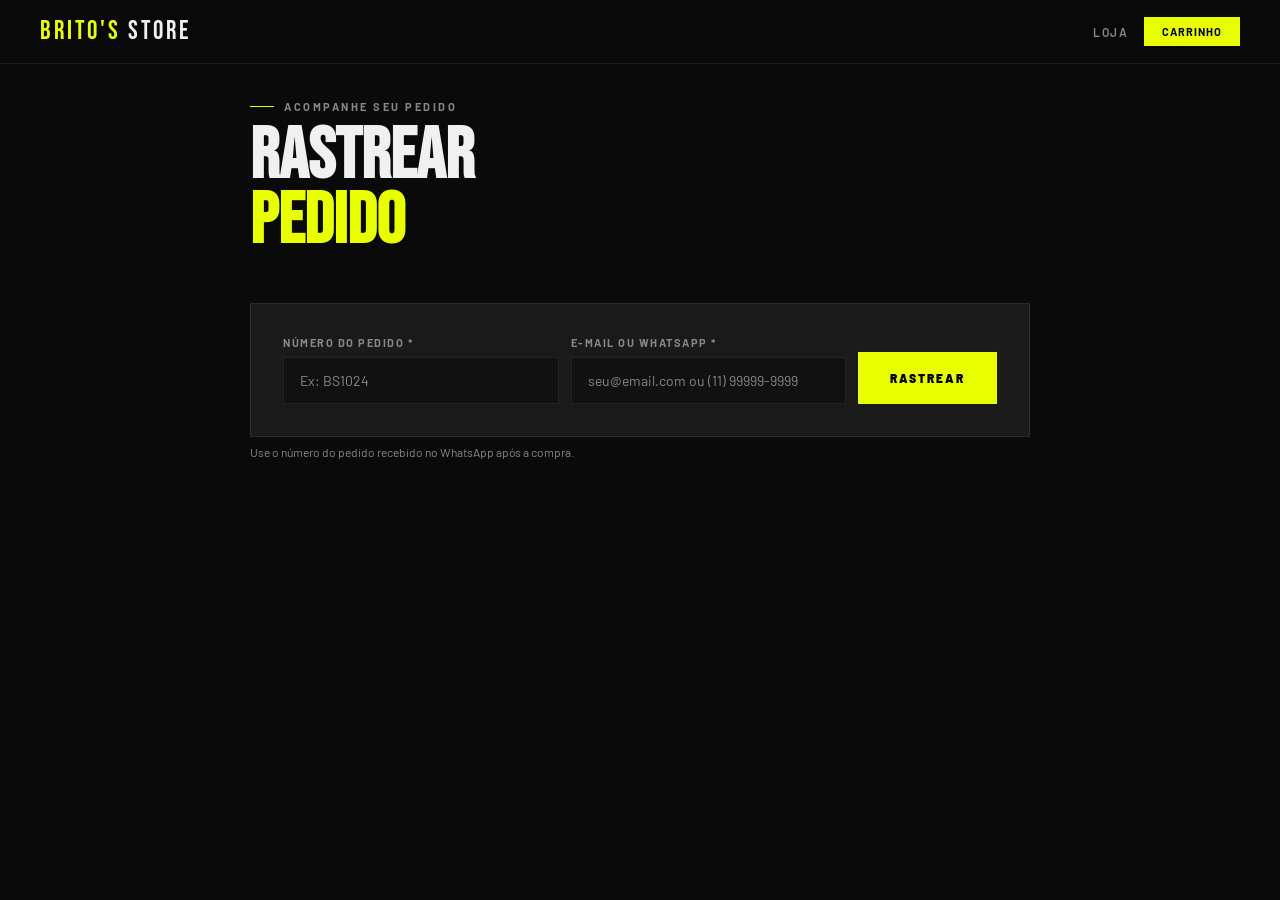
<file: rastrear.html>
<!DOCTYPE html>
<html lang="pt-BR">
<head>
<meta charset="UTF-8"><meta name="viewport" content="width=device-width, initial-scale=1.0">
<title>Rastrear Pedido — Brito's Store</title>
<link href="https://fonts.googleapis.com/css2?family=Bebas+Neue&family=Barlow:wght@300;400;600;700;900&display=swap" rel="stylesheet">
<link rel="icon" type="image/png" href="./assets/img/favicon.png">
<style>
*,*::before,*::after{box-sizing:border-box;margin:0;padding:0}
:root{--bg:#0a0a0a;--bg2:#111;--bg3:#1a1a1a;--accent:#e8ff00;--accent2:#ff3c3c;--text:#f0f0f0;--muted:#888;--border:rgba(255,255,255,0.08);--font-display:'Bebas Neue',sans-serif;--font-body:'Barlow',sans-serif}
body{background:var(--bg);color:var(--text);font-family:var(--font-body)}
nav{position:fixed;top:0;left:0;right:0;z-index:100;display:flex;align-items:center;justify-content:space-between;padding:0 40px;height:64px;background:rgba(10,10,10,0.95);backdrop-filter:blur(12px);border-bottom:1px solid var(--border)}
.logo{font-family:var(--font-display);font-size:26px;letter-spacing:3px;color:var(--accent);text-decoration:none}.logo span{color:var(--text)}
.nav-right{display:flex;gap:16px;align-items:center}
.btn-nav{background:var(--accent);color:#000;border:none;padding:8px 18px;font-family:var(--font-body);font-weight:700;font-size:11px;letter-spacing:1px;text-transform:uppercase;cursor:pointer}

.page-wrap{padding:100px 60px 100px;max-width:900px;margin:0 auto}
.page-header{margin-bottom:48px}
.section-label{font-size:11px;font-weight:700;letter-spacing:2.5px;text-transform:uppercase;color:var(--muted);margin-bottom:12px;display:flex;align-items:center;gap:10px}
.section-label::before{content:'';width:24px;height:1px;background:var(--accent)}
.page-title{font-family:var(--font-display);font-size:72px;line-height:.9}
.page-title em{color:var(--accent);font-style:normal}

.search-box{background:var(--bg3);border:1px solid var(--border);padding:32px;margin-bottom:8px}
.search-grid{display:grid;grid-template-columns:1fr 1fr auto;gap:12px;align-items:end}
.field label{font-size:11px;font-weight:700;letter-spacing:1.5px;text-transform:uppercase;color:var(--muted);display:block;margin-bottom:8px}
.field input{width:100%;background:var(--bg2);border:1px solid var(--border);color:var(--text);font-family:var(--font-body);font-size:14px;padding:14px 16px;outline:none;transition:border-color .2s}
.field input:focus{border-color:rgba(232,255,0,0.4)}
.field input::placeholder{color:var(--muted)}
.btn-search{background:var(--accent);color:#000;border:none;padding:14px 32px;font-family:var(--font-body);font-weight:900;font-size:12px;letter-spacing:2px;text-transform:uppercase;cursor:pointer;height:52px;white-space:nowrap;transition:all .2s}
.btn-search:hover{background:#fff}
.search-hint{font-size:12px;color:var(--muted);margin-bottom:48px}

/* RESULT */
.result{display:none}
.result.visible{display:block}
.order-header{background:var(--bg3);border:1px solid var(--border);padding:28px 32px;display:flex;justify-content:space-between;align-items:center;margin-bottom:2px;flex-wrap:wrap;gap:16px}
.order-id{font-family:var(--font-display);font-size:36px;color:var(--accent)}
.order-meta{display:flex;gap:24px;flex-wrap:wrap}
.order-meta-item{font-size:12px;color:var(--muted)}
.order-meta-item strong{color:var(--text);display:block;font-size:13px;margin-top:2px}
.status-pill{padding:6px 16px;font-size:11px;font-weight:800;letter-spacing:1.5px;text-transform:uppercase}
.status-aguardando{background:rgba(255,180,0,0.15);color:#ffb400;border:1px solid rgba(255,180,0,0.3)}
.status-confirmado{background:rgba(232,255,0,0.1);color:var(--accent);border:1px solid rgba(232,255,0,0.3)}
.status-enviado{background:rgba(37,211,102,0.1);color:#25D366;border:1px solid rgba(37,211,102,0.3)}
.status-entregue{background:rgba(37,211,102,0.2);color:#25D366;border:1px solid rgba(37,211,102,0.4)}

/* TIMELINE */
.timeline-wrap{background:var(--bg3);border:1px solid var(--border);padding:32px;margin-bottom:2px}
.timeline-title{font-size:12px;font-weight:700;letter-spacing:2px;text-transform:uppercase;color:var(--muted);margin-bottom:24px}
.timeline{display:flex;flex-direction:column;gap:0;position:relative}
.timeline::before{content:'';position:absolute;left:15px;top:0;bottom:0;width:1px;background:var(--border)}
.tl-item{display:flex;gap:20px;padding-bottom:28px;position:relative}
.tl-item:last-child{padding-bottom:0}
.tl-dot{width:32px;height:32px;border-radius:50%;border:2px solid var(--border);background:var(--bg);display:flex;align-items:center;justify-content:center;flex-shrink:0;position:relative;z-index:1;transition:all .2s}
.tl-dot.done{border-color:var(--accent);background:rgba(232,255,0,0.1)}
.tl-dot.done svg{stroke:var(--accent)}
.tl-dot.active{border-color:var(--accent);background:var(--accent)}
.tl-dot.active svg{stroke:#000}
.tl-dot svg{width:14px;height:14px;stroke:var(--muted);fill:none}
.tl-content{padding-top:4px;flex:1}
.tl-label{font-size:14px;font-weight:700;color:var(--muted);margin-bottom:4px}
.tl-item.done .tl-label,.tl-item.active .tl-label{color:var(--text)}
.tl-desc{font-size:12px;color:var(--muted);line-height:1.6}
.tl-date{font-size:11px;color:var(--muted);margin-top:4px;opacity:.7}

/* TRACKING CODE */
.tracking-box{background:var(--bg3);border:1px solid var(--border);padding:24px 32px;margin-bottom:2px;display:flex;justify-content:space-between;align-items:center;flex-wrap:wrap;gap:16px}
.tracking-label{font-size:11px;font-weight:700;letter-spacing:2px;text-transform:uppercase;color:var(--muted);margin-bottom:6px}
.tracking-code{font-family:var(--font-display);font-size:28px;letter-spacing:3px;color:var(--accent)}
.btn-correios{background:var(--bg2);border:1px solid var(--border);color:var(--text);padding:10px 20px;font-family:var(--font-body);font-size:11px;font-weight:700;letter-spacing:1px;text-transform:uppercase;cursor:pointer;transition:all .2s}
.btn-correios:hover{border-color:var(--accent);color:var(--accent)}

/* ORDER ITEMS */
.order-items-box{background:var(--bg3);border:1px solid var(--border);padding:24px 32px}
.oi{display:flex;gap:16px;align-items:center;padding:14px 0;border-bottom:1px solid var(--border)}
.oi:last-child{border-bottom:none}
.oi-img{width:56px;aspect-ratio:1/1;background:var(--bg2);display:flex;align-items:center;justify-content:center;flex-shrink:0}
.oi-name{font-size:13px;font-weight:700;margin-bottom:4px}
.oi-meta{font-size:11px;color:var(--muted)}
.oi-price{font-family:var(--font-display);font-size:24px;color:var(--accent);margin-left:auto;flex-shrink:0}

.wpp-help{background:rgba(37,211,102,0.06);border:1px solid rgba(37,211,102,0.2);padding:20px 24px;margin-top:16px;display:flex;justify-content:space-between;align-items:center;gap:16px;flex-wrap:wrap}
.wpp-help p{font-size:13px;color:var(--muted);line-height:1.6}
.wpp-help strong{color:var(--text)}
.btn-wpp-sm{background:#25D366;color:#fff;border:none;padding:10px 20px;font-family:var(--font-body);font-size:11px;font-weight:700;letter-spacing:1px;text-transform:uppercase;cursor:pointer;white-space:nowrap;display:flex;align-items:center;gap:8px}
.btn-wpp-sm svg{width:16px;height:16px;fill:#fff}

@media(max-width:768px){
  nav{padding:0 20px;height:56px}
  .page-wrap{padding:80px 20px 60px}
  .page-title{font-size:48px}
  .search-grid{grid-template-columns:1fr}
  .btn-search{height:48px;width:100%}
  .order-header{flex-direction:column;align-items:flex-start}
  .tracking-box{flex-direction:column;align-items:flex-start}
  .tracking-code{font-size:22px;letter-spacing:2px}
  .oi{flex-wrap:wrap}
  .oi-price{margin-left:0}
  .wpp-help{flex-direction:column}
}
@media(max-width:480px){
  .page-title{font-size:38px}
  .tracking-code{font-size:18px;word-break:break-all}
}
</style>
</head>
<body>
<nav>
  <a href="index.html" class="logo">BRITO'S<span> STORE</span></a>
  <div class="nav-right">
    <a href="loja.html" style="color:var(--muted);text-decoration:none;font-size:12px;font-weight:600;letter-spacing:1.5px;text-transform:uppercase">Loja</a>
    <button class="btn-nav" onclick="location.href='carrinho.html'">Carrinho</button>
  </div>
</nav>

<div class="page-wrap">
  <div class="page-header">
    <div class="section-label">Acompanhe seu pedido</div>
    <h1 class="page-title">RASTREAR<br><em>PEDIDO</em></h1>
  </div>

  <div class="search-box">
    <div class="search-grid">
      <div class="field"><label>Número do pedido *</label><input type="text" id="orderInput" placeholder="Ex: BS1024" value=""></div>
      <div class="field"><label>E-mail ou WhatsApp *</label><input type="text" id="contactInput" placeholder="seu@email.com ou (11) 99999-9999"></div>
      <button class="btn-search" onclick="trackOrder()">Rastrear</button>
    </div>
  </div>
  <p class="search-hint">Use o número do pedido recebido no WhatsApp após a compra.</p>

  <div class="result" id="result">
    <div class="order-header">
      <div>
        <div style="font-size:11px;font-weight:700;letter-spacing:2px;text-transform:uppercase;color:var(--muted);margin-bottom:6px">Pedido</div>
        <div class="order-id" id="resultOrderId">#BS1024</div>
      </div>
      <div class="order-meta">
        <div class="order-meta-item">Data<strong id="resultDate">02/06/2025</strong></div>
        <div class="order-meta-item">Cliente<strong id="resultName">Arthur Silva</strong></div>
        <div class="order-meta-item">Total<strong id="resultTotal">R$316</strong></div>
      </div>
      <div class="status-pill status-enviado" id="resultStatus">Enviado</div>
    </div>

    <div class="timeline-wrap">
      <div class="timeline-title">Histórico do Pedido</div>
      <div class="timeline">
        <div class="tl-item done">
          <div class="tl-dot done"><svg viewBox="0 0 24 24" stroke-width="2.5"><polyline points="20,6 9,17 4,12" stroke-linecap="round"/></svg></div>
          <div class="tl-content">
            <div class="tl-label">Pedido realizado</div>
            <div class="tl-desc">Pedido registrado no sistema.</div>
            <div class="tl-date">02/06/2025 às 14:23</div>
          </div>
        </div>
        <div class="tl-item done">
          <div class="tl-dot done"><svg viewBox="0 0 24 24" stroke-width="2.5"><polyline points="20,6 9,17 4,12" stroke-linecap="round"/></svg></div>
          <div class="tl-content">
            <div class="tl-label">Pagamento confirmado</div>
            <div class="tl-desc">Comprovante do Pix recebido e verificado.</div>
            <div class="tl-date">02/06/2025 às 14:41</div>
          </div>
        </div>
        <div class="tl-item done">
          <div class="tl-dot done"><svg viewBox="0 0 24 24" stroke-width="2.5"><polyline points="20,6 9,17 4,12" stroke-linecap="round"/></svg></div>
          <div class="tl-content">
            <div class="tl-label">Em preparação</div>
            <div class="tl-desc">Produto adquirido junto ao fornecedor. Aguardando chegada.</div>
            <div class="tl-date">03/06/2025 às 09:10</div>
          </div>
        </div>
        <div class="tl-item active">
          <div class="tl-dot active"><svg viewBox="0 0 24 24" stroke-width="2.5"><path d="M5 12h14M12 5l7 7-7 7" stroke-linecap="round" stroke-linejoin="round"/></svg></div>
          <div class="tl-content">
            <div class="tl-label">Enviado pelos Correios</div>
            <div class="tl-desc">Pacote postado e em trânsito. Código de rastreamento disponível abaixo.</div>
            <div class="tl-date">06/06/2025 às 11:05</div>
          </div>
        </div>
        <div class="tl-item">
          <div class="tl-dot"><svg viewBox="0 0 24 24" stroke-width="2"><path d="M3 9l9-7 9 7v11a2 2 0 01-2 2H5a2 2 0 01-2-2z"/><polyline points="9,22 9,12 15,12 15,22"/></svg></div>
          <div class="tl-content">
            <div class="tl-label">Entregue</div>
            <div class="tl-desc">Aguardando entrega no endereço informado.</div>
          </div>
        </div>
      </div>
    </div>

    <div class="tracking-box">
      <div>
        <div class="tracking-label">Código de Rastreamento (Correios)</div>
        <div class="tracking-code">AA123456789BR</div>
      </div>
      <button class="btn-correios" onclick="window.open('https://rastreamento.correios.com.br','_blank')">Rastrear nos Correios →</button>
    </div>

    <div class="order-items-box">
      <div class="tracking-label" style="margin-bottom:16px">Itens do Pedido</div>
      <div class="oi">
        <div class="oi-img"><svg width="36" height="48" viewBox="0 0 200 260" fill="none"><path d="M60 20L30 60L10 55L25 100L10 200L80 215L80 120L120 120L120 215L190 200L175 100L190 55L170 60L140 20L120 30L110 60Q100 70 90 60L80 30Z" fill="rgba(220,50,50,0.4)" stroke="rgba(220,50,50,0.6)" stroke-width="2"/></svg></div>
        <div><div class="oi-name">Camisa Titular Corinthians 2025/26</div><div class="oi-meta">Tamanho G • Qtd: 1</div></div>
        <div class="oi-price">R$139</div>
      </div>
      <div class="oi">
        <div class="oi-img"><svg width="36" height="48" viewBox="0 0 200 260" fill="none"><path d="M60 20L30 60L10 55L25 100L10 200L80 215L80 120L120 120L120 215L190 200L175 100L190 55L170 60L140 20L120 30L110 60Q100 70 90 60L80 30Z" fill="rgba(0,30,120,0.4)" stroke="rgba(60,120,255,0.6)" stroke-width="2"/></svg></div>
        <div><div class="oi-name">Camisa Titular Brasil Copa 2026</div><div class="oi-meta">Tamanho M • Qtd: 1</div></div>
        <div class="oi-price">R$159</div>
      </div>
    </div>

    <div class="wpp-help">
      <p><strong>Precisa de ajuda com seu pedido?</strong><br>Entre em contato pelo WhatsApp com o número do pedido em mãos.</p>
      <button class="btn-wpp-sm">
        <svg viewBox="0 0 24 24"><path d="M17.472 14.382c-.297-.149-1.758-.867-2.03-.967-.273-.099-.471-.148-.67.15-.197.297-.767.966-.94 1.164-.173.199-.347.223-.644.075-.297-.15-1.255-.463-2.39-1.475-.883-.788-1.48-1.761-1.653-2.059-.173-.297-.018-.458.13-.606.134-.133.298-.347.446-.52.149-.174.198-.298.298-.497.099-.198.05-.371-.025-.52-.075-.149-.669-1.612-.916-2.207-.242-.579-.487-.5-.669-.51-.173-.008-.371-.01-.57-.01-.198 0-.52.074-.792.372-.272.297-1.04 1.016-1.04 2.479 0 1.462 1.065 2.875 1.213 3.074.149.198 2.096 3.2 5.077 4.487.709.306 1.262.489 1.694.625.712.227 1.36.195 1.871.118.571-.085 1.758-.719 2.006-1.413.248-.694.248-1.289.173-1.413-.074-.124-.272-.198-.57-.347z"/><path d="M11.999 2C6.477 2 2 6.477 2 12c0 1.89.525 3.657 1.438 5.168L2 22l4.944-1.424A9.953 9.953 0 0012 22c5.523 0 10-4.477 10-10S17.523 2 12 2z"/></svg>
        Falar no WhatsApp
      </button>
    </div>
  </div>
</div>

<script>
function fillResultFromOrder(order, orderIdText){
  document.getElementById('resultOrderId').textContent = '#'+(orderIdText || order?.pedido || 'BS1024');
  document.getElementById('resultName').textContent = order?.nome || 'Cliente';
  const totalEl = document.getElementById('resultTotal');
  if(totalEl && order?.total != null) totalEl.textContent = 'R$'+order.total;

  const itemsBox = document.querySelector('.order-items-box');
  if(order?.itens && order.itens.length && itemsBox){
    const label = itemsBox.querySelector('.tracking-label');
    itemsBox.innerHTML = '';
    itemsBox.appendChild(label);
    order.itens.forEach(item=>{
      const row = document.createElement('div');
      row.className='oi';
      row.innerHTML = `
        <div class="oi-img">${item.imagem
          ? `<img src="${item.imagem}" alt="${item.club} ${item.name}" style="width:100%;height:100%;object-fit:contain" onerror="this.style.display='none'">`
          : `<svg width="36" height="48" viewBox="0 0 200 260" fill="none"><path d="M60 20L30 60L10 55L25 100L10 200L80 215L80 120L120 120L120 215L190 200L175 100L190 55L170 60L140 20L120 30L110 60Q100 70 90 60L80 30Z" fill="${item.color||'rgba(100,100,100,0.3)'}" stroke="${item.stroke||'rgba(150,150,150,0.5)'}" stroke-width="2"/></svg>`}
        </div>
        <div><div class="oi-name">${item.name}</div><div class="oi-meta">Tamanho ${item.size} • Qtd: ${item.qty}</div></div>
        <div class="oi-price">R$${item.price*item.qty}</div>`;
      itemsBox.appendChild(row);
    });
  }
}

let lastSearchedOrderId = 'BS1024';

function trackOrder(){
  const num=document.getElementById('orderInput').value.trim();
  const contact=document.getElementById('contactInput').value.trim();
  if(!num||!contact){alert('Preencha o número do pedido e seu e-mail ou WhatsApp.');return;}
  lastSearchedOrderId = num.toUpperCase();
  document.getElementById('result').classList.add('visible');

  // Se o pedido buscado bate com o da sessão atual (recém finalizado), mostra os dados reais
  const od=JSON.parse(sessionStorage.getItem('orderData')||'null');
  if(od && od.pedido && od.pedido.toUpperCase()===lastSearchedOrderId){
    fillResultFromOrder(od, lastSearchedOrderId);
  } else {
    document.getElementById('resultOrderId').textContent='#'+lastSearchedOrderId;
    document.getElementById('resultName').textContent='Cliente';
  }
  document.getElementById('result').scrollIntoView({behavior:'smooth',block:'start'});
}

document.querySelector('.wpp-help .btn-wpp-sm').onclick = function(){
  window.open(`https://wa.me/5511940028422?text=${encodeURIComponent('Olá! Preciso de ajuda com o pedido #'+lastSearchedOrderId)}`,'_blank');
};

// Auto-preencher e auto-exibir da sessão, se o cliente acabou de finalizar uma compra
const od=JSON.parse(sessionStorage.getItem('orderData')||'null');
if(od){
  document.getElementById('orderInput').value=od.pedido||'';
  lastSearchedOrderId = (od.pedido||'BS1024').toUpperCase();
  if(od.itens && od.itens.length){
    document.getElementById('result').classList.add('visible');
    fillResultFromOrder(od, lastSearchedOrderId);
  }
}
</script>
</body>
</html>
</file>
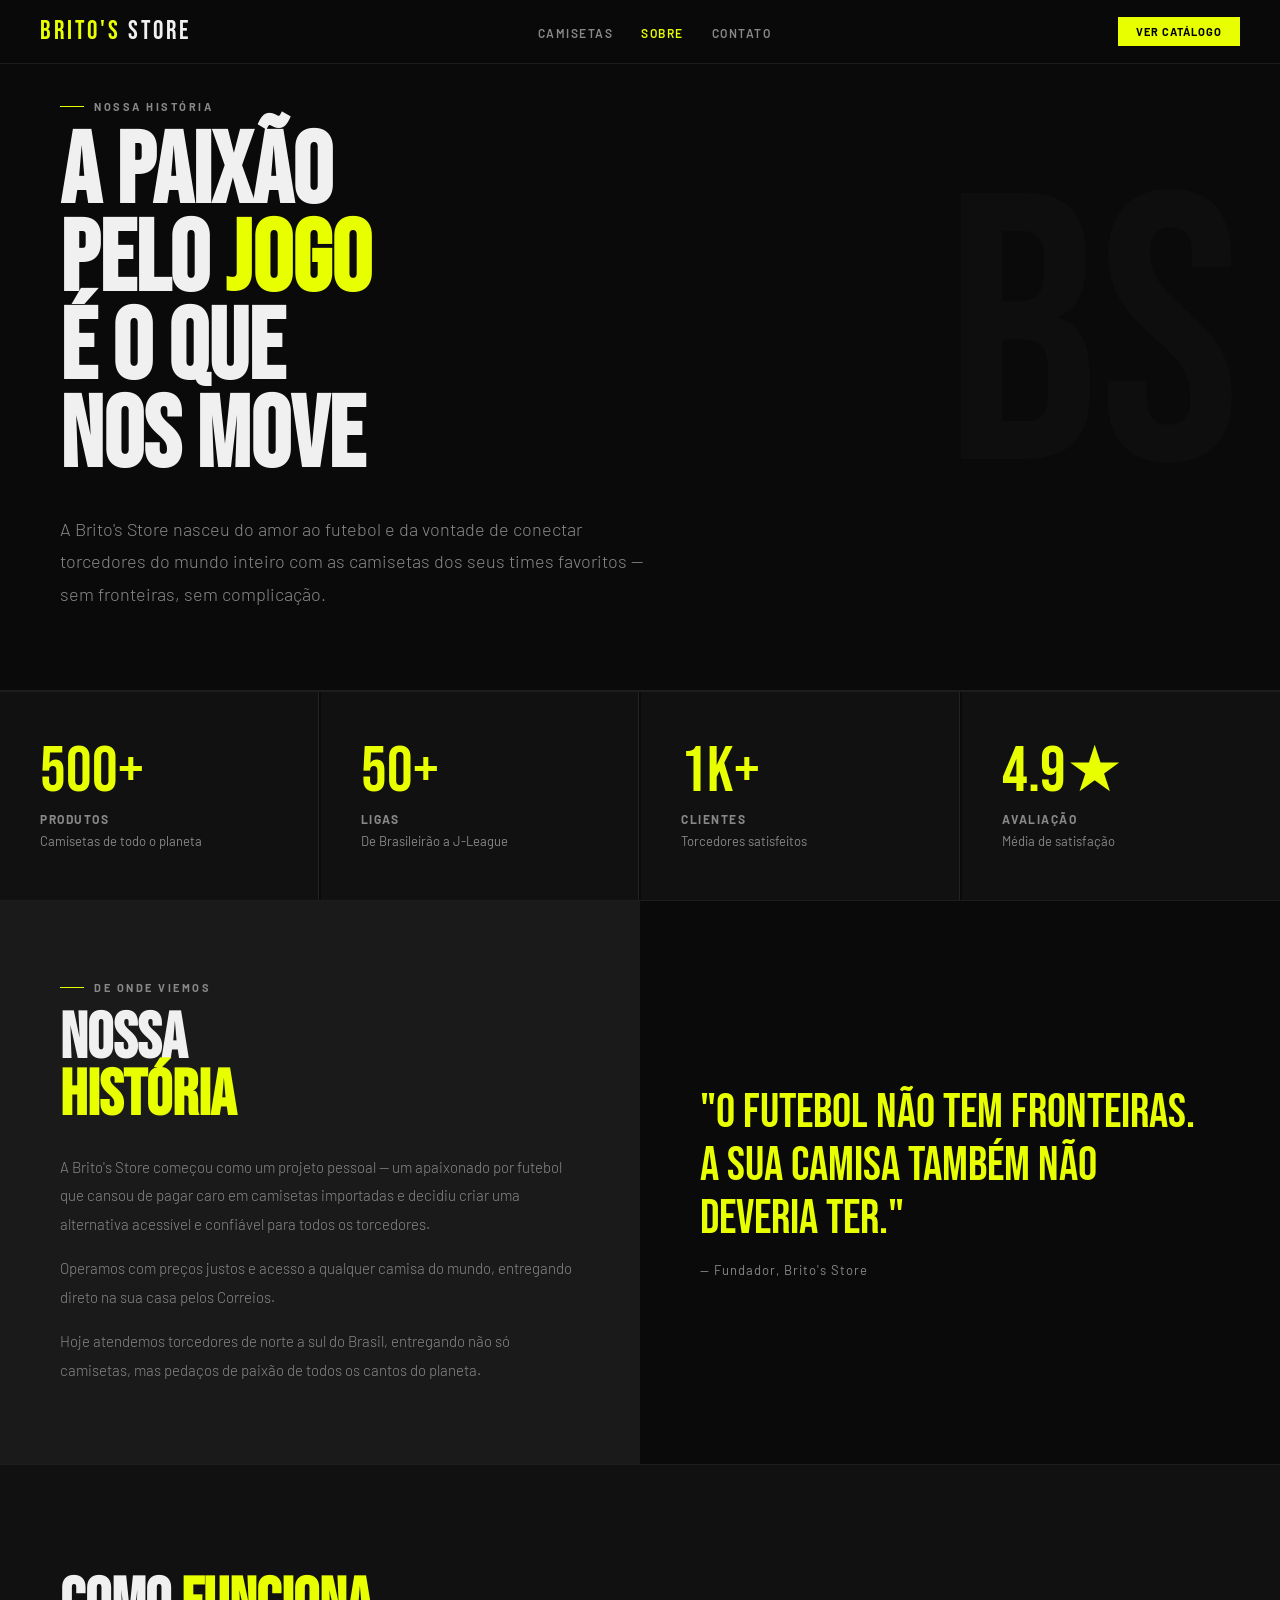
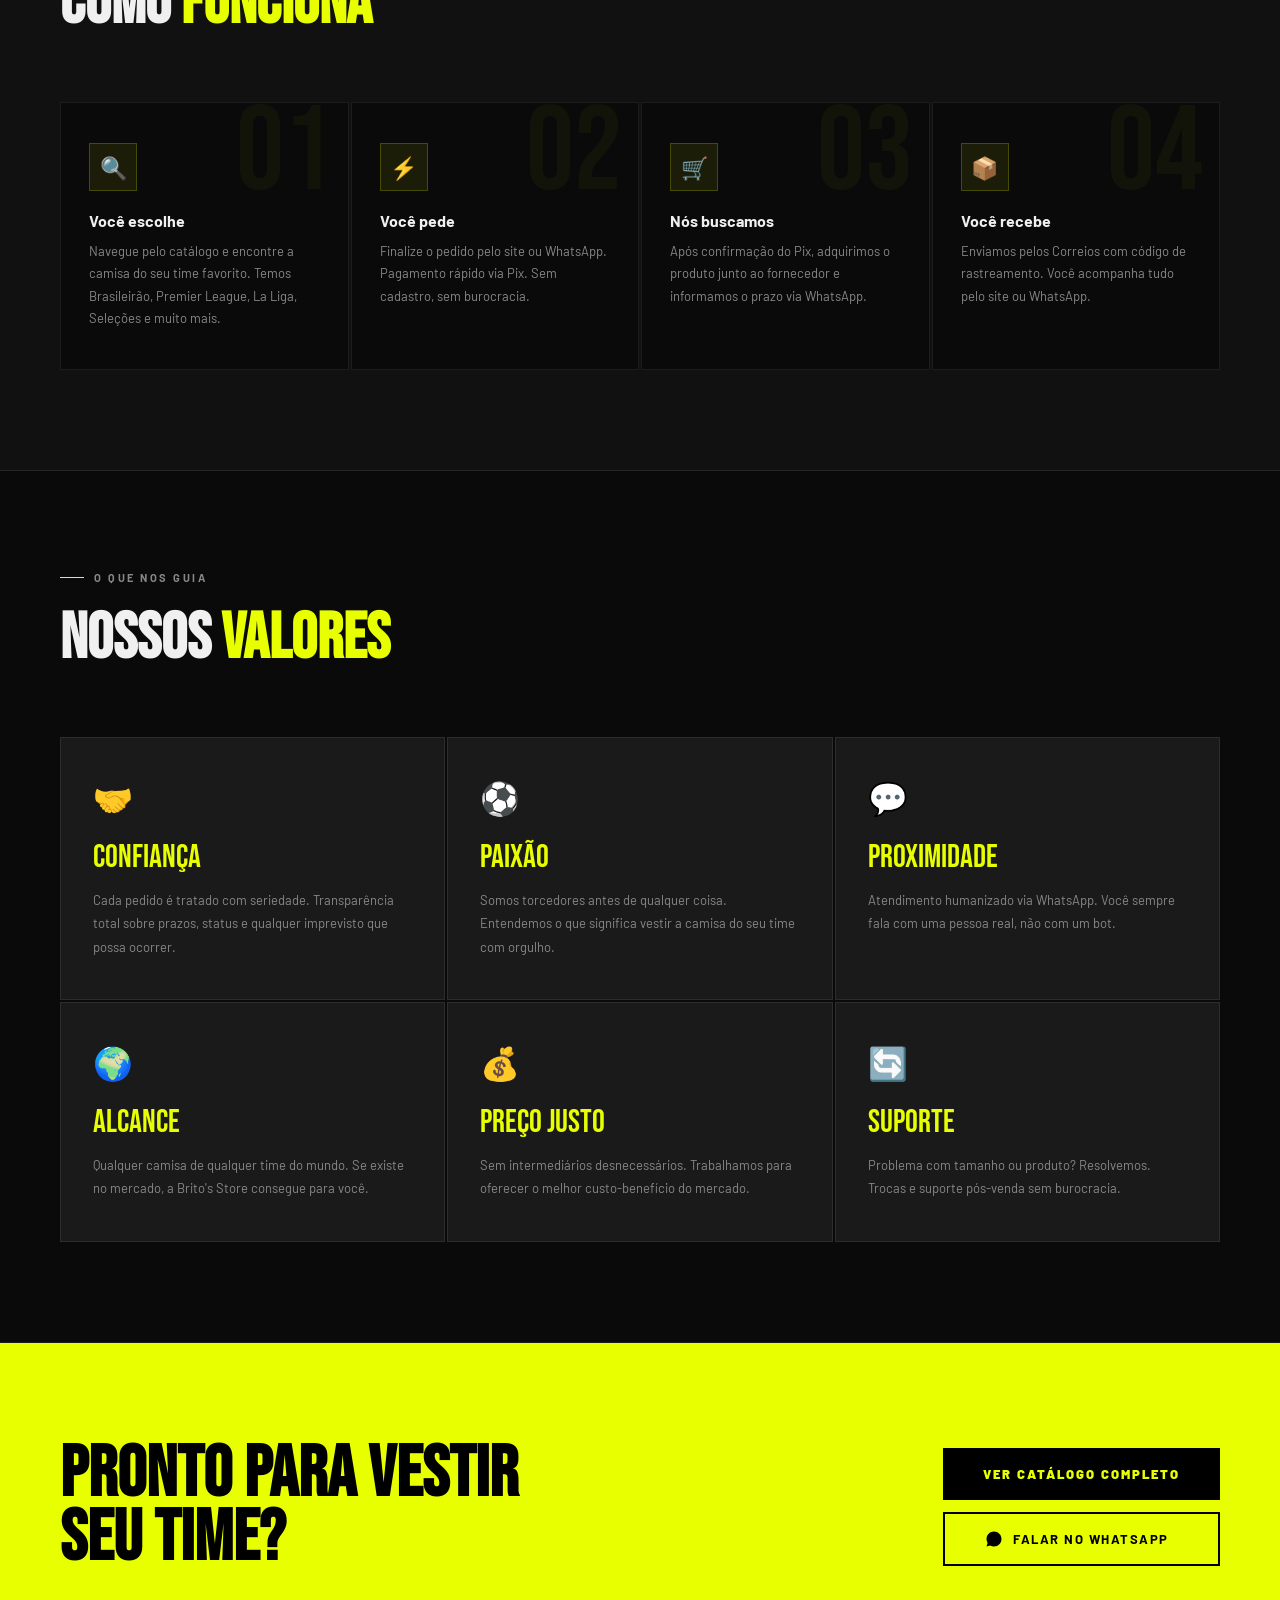
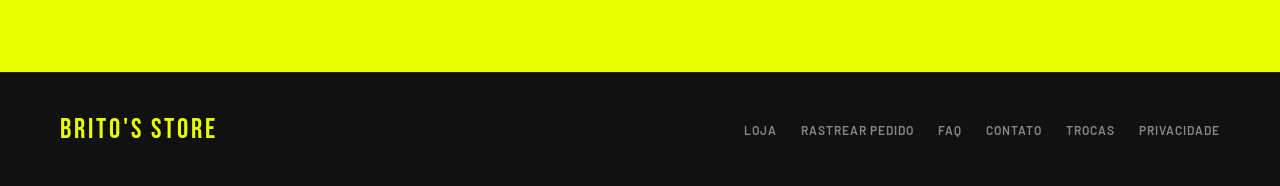
<file: sobre.html>
<!DOCTYPE html>
<html lang="pt-BR">
<head>
<meta charset="UTF-8"><meta name="viewport" content="width=device-width, initial-scale=1.0">
<title>Sobre Nós — Brito's Store</title>
<link href="https://fonts.googleapis.com/css2?family=Bebas+Neue&family=Barlow:wght@300;400;600;700;900&display=swap" rel="stylesheet">
<link rel="icon" type="image/png" href="./assets/img/favicon.png">
<style>
*,*::before,*::after{box-sizing:border-box;margin:0;padding:0}
:root{--bg:#0a0a0a;--bg2:#111;--bg3:#1a1a1a;--accent:#e8ff00;--accent2:#ff3c3c;--text:#f0f0f0;--muted:#888;--border:rgba(255,255,255,0.08);--font-display:'Bebas Neue',sans-serif;--font-body:'Barlow',sans-serif}
body{background:var(--bg);color:var(--text);font-family:var(--font-body)}
nav{position:fixed;top:0;left:0;right:0;z-index:100;display:flex;align-items:center;justify-content:space-between;padding:0 40px;height:64px;background:rgba(10,10,10,0.95);backdrop-filter:blur(12px);border-bottom:1px solid var(--border)}
.logo{font-family:var(--font-display);font-size:26px;letter-spacing:3px;color:var(--accent);text-decoration:none}.logo span{color:var(--text)}
.nav-links{display:flex;gap:28px;list-style:none}
.nav-links a{color:var(--muted);text-decoration:none;font-size:12px;font-weight:600;letter-spacing:1.5px;text-transform:uppercase;transition:color .2s}
.nav-links a:hover{color:var(--accent)}
.btn-nav{background:var(--accent);color:#000;border:none;padding:8px 18px;font-family:var(--font-body);font-weight:700;font-size:11px;letter-spacing:1px;text-transform:uppercase;cursor:pointer}

/* HERO */
.hero{min-height:70vh;display:flex;align-items:center;padding:100px 60px 80px;position:relative;overflow:hidden;border-bottom:1px solid var(--border)}
.hero-bg{position:absolute;inset:0;display:flex;align-items:center;justify-content:flex-end;overflow:hidden;pointer-events:none}
.hero-bg-text{font-family:var(--font-display);font-size:380px;color:rgba(255,255,255,0.015);line-height:1;user-select:none;padding-right:40px}
.hero-content{position:relative;z-index:1;max-width:720px}
.section-label{font-size:11px;font-weight:700;letter-spacing:2.5px;text-transform:uppercase;color:var(--muted);margin-bottom:16px;display:flex;align-items:center;gap:10px}
.section-label::before{content:'';width:24px;height:1px;background:var(--accent)}
.hero-title{font-family:var(--font-display);font-size:100px;line-height:.88;margin-bottom:32px}
.hero-title em{color:var(--accent);font-style:normal}
.hero-desc{font-size:18px;color:var(--muted);line-height:1.8;font-weight:300;max-width:600px}

/* STATS */
.stats{display:grid;grid-template-columns:repeat(4,1fr);gap:2px;border-top:1px solid var(--border);border-bottom:1px solid var(--border)}
.stat{padding:48px 40px;background:var(--bg2);border-right:1px solid var(--border)}
.stat:last-child{border-right:none}
.stat-num{font-family:var(--font-display);font-size:64px;color:var(--accent);line-height:1;margin-bottom:8px}
.stat-label{font-size:12px;font-weight:700;letter-spacing:1.5px;text-transform:uppercase;color:var(--muted)}
.stat-desc{font-size:13px;color:var(--muted);margin-top:6px;line-height:1.5}

/* STORY */
.story{display:grid;grid-template-columns:1fr 1fr;gap:0;border-bottom:1px solid var(--border)}
.story-left{padding:80px 60px;background:var(--bg3);display:flex;flex-direction:column;justify-content:center}
.story-right{padding:80px 60px;display:flex;flex-direction:column;justify-content:center}
.story-title{font-family:var(--font-display);font-size:64px;line-height:.9;margin-bottom:28px}
.story-title em{color:var(--accent);font-style:normal}
.story-text{font-size:15px;color:var(--muted);line-height:1.9;font-weight:300}
.story-text+.story-text{margin-top:16px}
.accent-quote{font-family:var(--font-display);font-size:48px;color:var(--accent);line-height:1.1;margin-bottom:16px}
.accent-quote-attr{font-size:13px;color:var(--muted);letter-spacing:1px}

/* HOW IT WORKS */
.how{padding:100px 60px;background:var(--bg2);border-bottom:1px solid var(--border)}
.how-title{font-family:var(--font-display);font-size:64px;margin-bottom:60px}
.how-title em{color:var(--accent);font-style:normal}
.how-grid{display:grid;grid-template-columns:repeat(4,1fr);gap:2px}
.how-step{background:var(--bg);border:1px solid var(--border);padding:40px 28px;position:relative;overflow:hidden}
.how-step::before{content:attr(data-num);position:absolute;top:-10px;right:16px;font-family:var(--font-display);font-size:120px;color:rgba(232,255,0,0.04);line-height:1}
.how-step-icon{width:48px;height:48px;background:rgba(232,255,0,0.08);border:1px solid rgba(232,255,0,0.2);display:flex;align-items:center;justify-content:center;margin-bottom:20px;font-size:22px}
.how-step-title{font-size:16px;font-weight:700;margin-bottom:10px}
.how-step-desc{font-size:13px;color:var(--muted);line-height:1.7}

/* VALUES */
.values{padding:100px 60px;border-bottom:1px solid var(--border)}
.values-header{margin-bottom:60px}
.values-grid{display:grid;grid-template-columns:repeat(3,1fr);gap:2px}
.value-card{background:var(--bg3);border:1px solid var(--border);padding:40px 32px;transition:border-color .2s}
.value-card:hover{border-color:rgba(232,255,0,0.2)}
.value-icon{font-size:32px;margin-bottom:20px}
.value-title{font-family:var(--font-display);font-size:32px;color:var(--accent);margin-bottom:12px}
.value-desc{font-size:13px;color:var(--muted);line-height:1.8}

/* CTA BOTTOM */
.cta-bottom{padding:100px 60px;background:var(--accent);display:flex;justify-content:space-between;align-items:center;gap:40px;flex-wrap:wrap}
.cta-title{font-family:var(--font-display);font-size:72px;color:#000;line-height:.9;max-width:500px}
.cta-btns{display:flex;flex-direction:column;gap:12px}
.btn-dark{background:#000;color:var(--accent);border:none;padding:18px 40px;font-family:var(--font-body);font-weight:900;font-size:13px;letter-spacing:2px;text-transform:uppercase;cursor:pointer;transition:all .2s}
.btn-dark:hover{background:#1a1a1a}
.btn-outline-dark{background:transparent;color:#000;border:2px solid #000;padding:16px 40px;font-family:var(--font-body);font-weight:700;font-size:13px;letter-spacing:1.5px;text-transform:uppercase;cursor:pointer;transition:all .2s;display:flex;align-items:center;gap:10px}
.btn-outline-dark:hover{background:rgba(0,0,0,0.08)}
.btn-outline-dark svg{width:18px;height:18px;fill:#000}

/* FOOTER MINI */
footer{background:var(--bg2);border-top:1px solid var(--border);padding:40px 60px;display:flex;justify-content:space-between;align-items:center;flex-wrap:wrap;gap:20px}
.footer-logo{font-family:var(--font-display);font-size:28px;letter-spacing:3px;color:var(--accent)}
.footer-links{display:flex;gap:24px}
.footer-links a{color:var(--muted);text-decoration:none;font-size:12px;font-weight:600;letter-spacing:1px;text-transform:uppercase;transition:color .2s}
.footer-links a:hover{color:var(--accent)}

@media(max-width:1024px){
  .hero{padding:100px 32px 60px}.hero-title{font-size:72px}
  .stats{grid-template-columns:repeat(2,1fr)}.stat{border-right:none;border-bottom:1px solid var(--border)}
  .story{grid-template-columns:1fr}.story-left,.story-right{padding:60px 32px}
  .how{padding:80px 32px}.how-grid{grid-template-columns:repeat(2,1fr)}
  .values{padding:80px 32px}.values-grid{grid-template-columns:repeat(2,1fr)}
  .cta-bottom{padding:80px 32px}
}
@media(max-width:768px){
  nav{padding:0 20px;height:56px}.nav-links{display:none}
  .hero{padding:90px 20px 60px}.hero-title{font-size:52px}.hero-desc{font-size:15px}
  .stats{grid-template-columns:1fr 1fr}
  .story-left,.story-right{padding:48px 20px}
  .story-title{font-size:48px}
  .how{padding:60px 20px}.how-grid{grid-template-columns:1fr}
  .values{padding:60px 20px}.values-grid{grid-template-columns:1fr}
  .cta-bottom{padding:60px 20px}.cta-title{font-size:52px}
  footer{padding:32px 20px;flex-direction:column;align-items:flex-start}
}
@media(max-width:480px){
  .hero-title{font-size:40px}
  .hero-desc{font-size:14px}
  .how-grid{grid-template-columns:1fr}
  .stat-num{font-size:40px}
  .cta-title{font-size:40px}
  .how{padding:48px 16px}
  .values{padding:48px 16px}
}
</style>
</head>
<body>
<nav>
  <a href="index.html" class="logo">BRITO'S<span> STORE</span></a>
  <ul class="nav-links">
    <li><a href="loja.html">Camisetas</a></li>
    <li><a href="sobre.html" style="color:var(--accent)">Sobre</a></li>
    <li><a href="contato.html">Contato</a></li>
  </ul>
  <button class="btn-nav" onclick="location.href='loja.html'">Ver Catálogo</button>
</nav>

<div class="hero">
  <div class="hero-bg"><div class="hero-bg-text">BS</div></div>
  <div class="hero-content">
    <div class="section-label">Nossa história</div>
    <h1 class="hero-title">A PAIXÃO<br>PELO <em>JOGO</em><br>É O QUE<br>NOS MOVE</h1>
    <p class="hero-desc">A Brito's Store nasceu do amor ao futebol e da vontade de conectar torcedores do mundo inteiro com as camisetas dos seus times favoritos — sem fronteiras, sem complicação.</p>
  </div>
</div>

<div class="stats">
  <div class="stat"><div class="stat-num">500+</div><div class="stat-label">Produtos</div><div class="stat-desc">Camisetas de todo o planeta</div></div>
  <div class="stat"><div class="stat-num">50+</div><div class="stat-label">Ligas</div><div class="stat-desc">De Brasileirão a J-League</div></div>
  <div class="stat"><div class="stat-num">1K+</div><div class="stat-label">Clientes</div><div class="stat-desc">Torcedores satisfeitos</div></div>
  <div class="stat"><div class="stat-num">4.9★</div><div class="stat-label">Avaliação</div><div class="stat-desc">Média de satisfação</div></div>
</div>

<div class="story">
  <div class="story-left">
    <div class="section-label">De onde viemos</div>
    <h2 class="story-title">NOSSA<br><em>HISTÓRIA</em></h2>
    <p class="story-text">A Brito's Store começou como um projeto pessoal — um apaixonado por futebol que cansou de pagar caro em camisetas importadas e decidiu criar uma alternativa acessível e confiável para todos os torcedores.</p>
    <p class="story-text">Operamos com preços justos e acesso a qualquer camisa do mundo, entregando direto na sua casa pelos Correios.</p>
    <p class="story-text">Hoje atendemos torcedores de norte a sul do Brasil, entregando não só camisetas, mas pedaços de paixão de todos os cantos do planeta.</p>
  </div>
  <div class="story-right">
    <div class="accent-quote">"O futebol não tem fronteiras. A sua camisa também não deveria ter."</div>
    <div class="accent-quote-attr">— Fundador, Brito's Store</div>
  </div>
</div>

<div class="how">
  <h2 class="how-title">COMO <em>FUNCIONA</em></h2>
  <div class="how-grid">
    <div class="how-step" data-num="01">
      <div class="how-step-icon">🔍</div>
      <div class="how-step-title">Você escolhe</div>
      <div class="how-step-desc">Navegue pelo catálogo e encontre a camisa do seu time favorito. Temos Brasileirão, Premier League, La Liga, Seleções e muito mais.</div>
    </div>
    <div class="how-step" data-num="02">
      <div class="how-step-icon">⚡</div>
      <div class="how-step-title">Você pede</div>
      <div class="how-step-desc">Finalize o pedido pelo site ou WhatsApp. Pagamento rápido via Pix. Sem cadastro, sem burocracia.</div>
    </div>
    <div class="how-step" data-num="03">
      <div class="how-step-icon">🛒</div>
      <div class="how-step-title">Nós buscamos</div>
      <div class="how-step-desc">Após confirmação do Pix, adquirimos o produto junto ao fornecedor e informamos o prazo via WhatsApp.</div>
    </div>
    <div class="how-step" data-num="04">
      <div class="how-step-icon">📦</div>
      <div class="how-step-title">Você recebe</div>
      <div class="how-step-desc">Enviamos pelos Correios com código de rastreamento. Você acompanha tudo pelo site ou WhatsApp.</div>
    </div>
  </div>
</div>

<div class="values">
  <div class="values-header">
    <div class="section-label">O que nos guia</div>
    <h2 class="how-title">NOSSOS <em>VALORES</em></h2>
  </div>
  <div class="values-grid">
    <div class="value-card"><div class="value-icon">🤝</div><div class="value-title">CONFIANÇA</div><div class="value-desc">Cada pedido é tratado com seriedade. Transparência total sobre prazos, status e qualquer imprevisto que possa ocorrer.</div></div>
    <div class="value-card"><div class="value-icon">⚽</div><div class="value-title">PAIXÃO</div><div class="value-desc">Somos torcedores antes de qualquer coisa. Entendemos o que significa vestir a camisa do seu time com orgulho.</div></div>
    <div class="value-card"><div class="value-icon">💬</div><div class="value-title">PROXIMIDADE</div><div class="value-desc">Atendimento humanizado via WhatsApp. Você sempre fala com uma pessoa real, não com um bot.</div></div>
    <div class="value-card"><div class="value-icon">🌍</div><div class="value-title">ALCANCE</div><div class="value-desc">Qualquer camisa de qualquer time do mundo. Se existe no mercado, a Brito's Store consegue para você.</div></div>
    <div class="value-card"><div class="value-icon">💰</div><div class="value-title">PREÇO JUSTO</div><div class="value-desc">Sem intermediários desnecessários. Trabalhamos para oferecer o melhor custo-benefício do mercado.</div></div>
    <div class="value-card"><div class="value-icon">🔄</div><div class="value-title">SUPORTE</div><div class="value-desc">Problema com tamanho ou produto? Resolvemos. Trocas e suporte pós-venda sem burocracia.</div></div>
  </div>
</div>

<div class="cta-bottom">
  <h2 class="cta-title">PRONTO PARA VESTIR SEU TIME?</h2>
  <div class="cta-btns">
    <button class="btn-dark" onclick="location.href='loja.html'">Ver Catálogo Completo</button>
    <button class="btn-outline-dark" onclick="window.open('https://wa.me/5511940028422','_blank')">
      <svg viewBox="0 0 24 24"><path d="M17.472 14.382c-.297-.149-1.758-.867-2.03-.967-.273-.099-.471-.148-.67.15-.197.297-.767.966-.94 1.164-.173.199-.347.223-.644.075-.297-.15-1.255-.463-2.39-1.475-.883-.788-1.48-1.761-1.653-2.059-.173-.297-.018-.458.13-.606.134-.133.298-.347.446-.52.149-.174.198-.298.298-.497.099-.198.05-.371-.025-.52-.075-.149-.669-1.612-.916-2.207-.242-.579-.487-.5-.669-.51-.173-.008-.371-.01-.57-.01-.198 0-.52.074-.792.372-.272.297-1.04 1.016-1.04 2.479 0 1.462 1.065 2.875 1.213 3.074.149.198 2.096 3.2 5.077 4.487.709.306 1.262.489 1.694.625.712.227 1.36.195 1.871.118.571-.085 1.758-.719 2.006-1.413.248-.694.248-1.289.173-1.413-.074-.124-.272-.198-.57-.347z"/><path d="M11.999 2C6.477 2 2 6.477 2 12c0 1.89.525 3.657 1.438 5.168L2 22l4.944-1.424A9.953 9.953 0 0012 22c5.523 0 10-4.477 10-10S17.523 2 12 2z"/></svg>
      Falar no WhatsApp
    </button>
  </div>
</div>

<footer>
  <div class="footer-logo">BRITO'S STORE</div>
  <div class="footer-links">
    <a href="loja.html">Loja</a>
    <a href="rastrear.html">Rastrear Pedido</a>
    <a href="faq.html">FAQ</a>
    <a href="contato.html">Contato</a>
    <a href="politica-trocas.html">Trocas</a>
    <a href="privacidade.html">Privacidade</a>
  </div>
</footer>
</body>
</html>
</file>
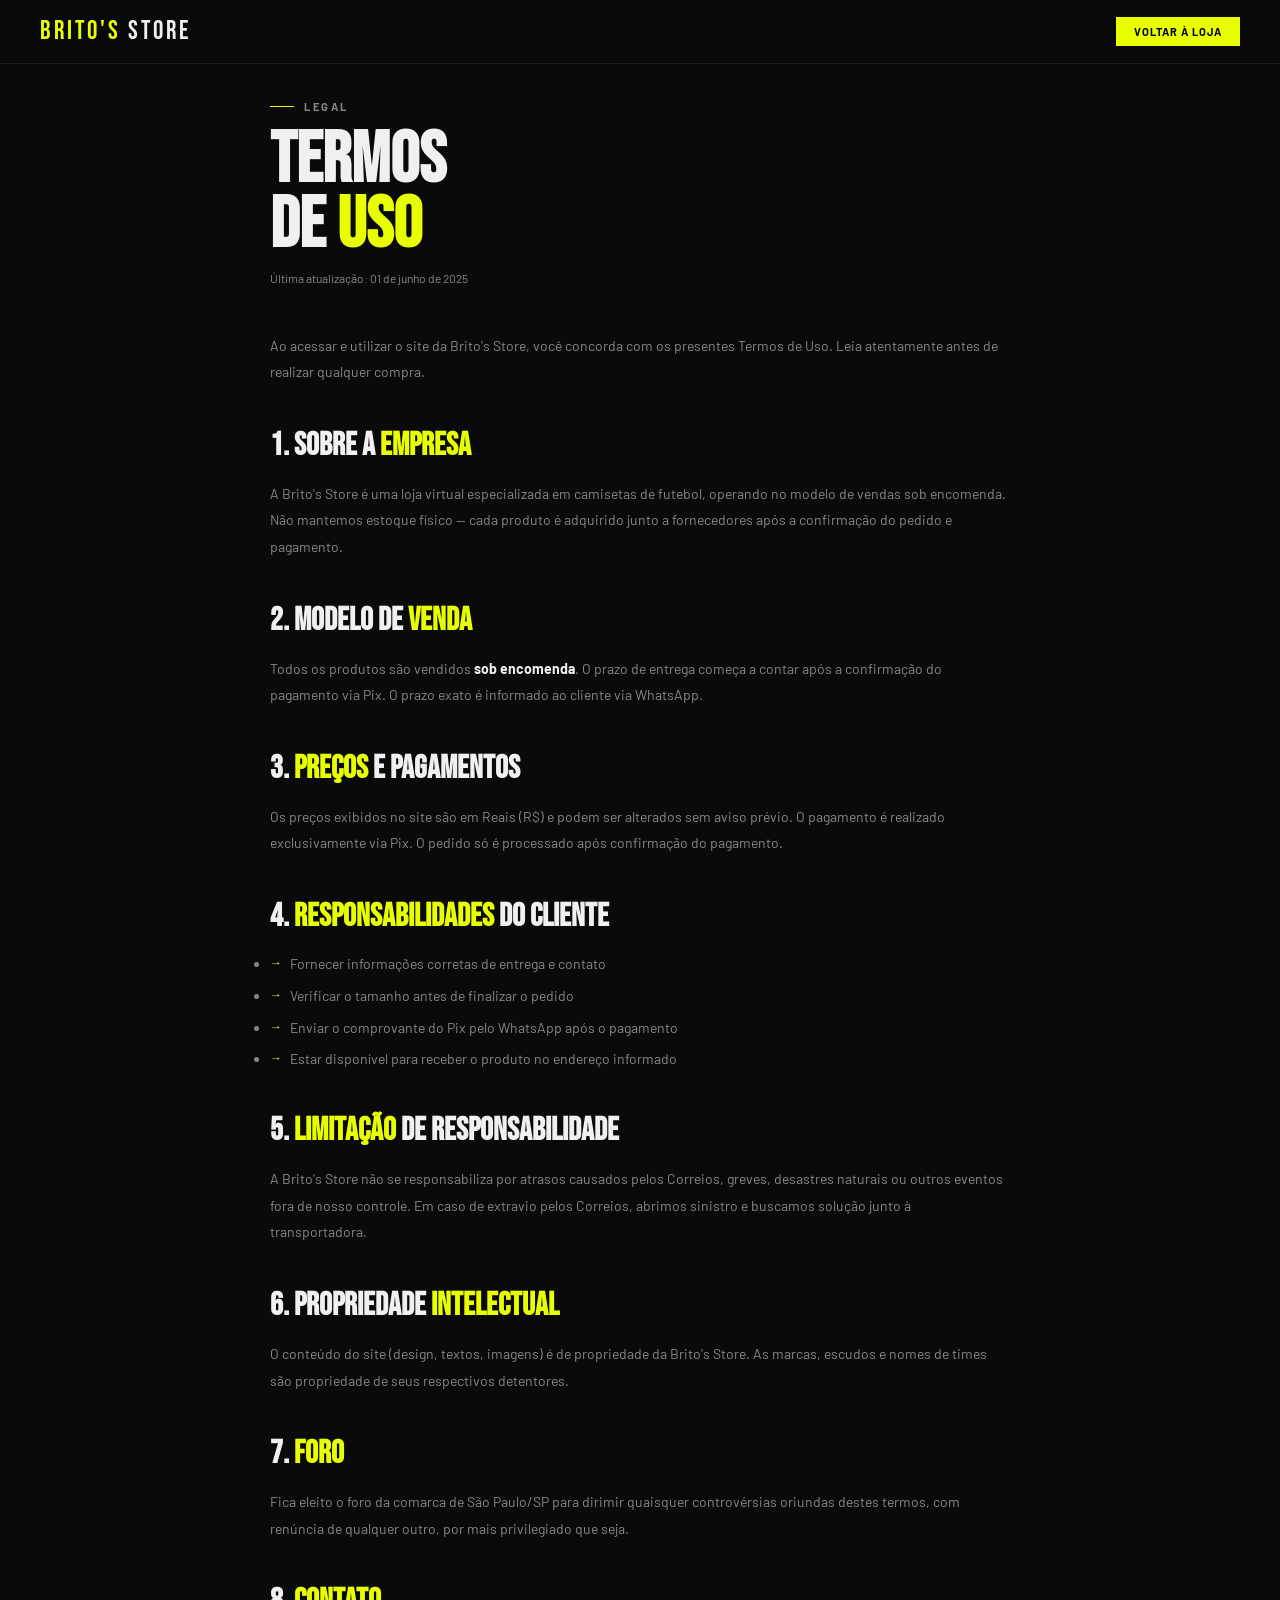
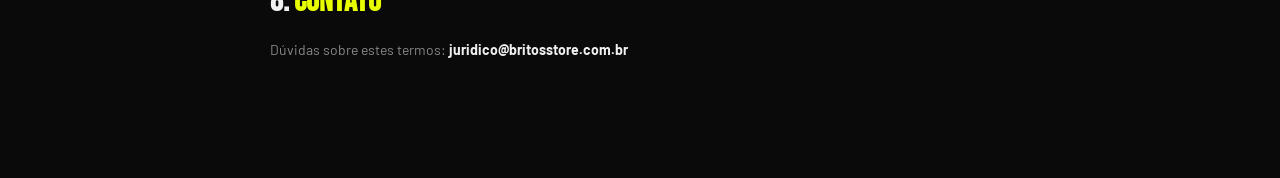
<file: termos.html>
<!DOCTYPE html>
<html lang="pt-BR">
<head>
<meta charset="UTF-8"><meta name="viewport" content="width=device-width, initial-scale=1.0">
<title>Termos de Uso — Brito's Store</title>
<link href="https://fonts.googleapis.com/css2?family=Bebas+Neue&family=Barlow:wght@300;400;600;700;900&display=swap" rel="stylesheet">
<link rel="icon" type="image/png" href="./assets/img/favicon.png">
<style>
*,*::before,*::after{box-sizing:border-box;margin:0;padding:0}
:root{--bg:#0a0a0a;--bg2:#111;--bg3:#1a1a1a;--accent:#e8ff00;--text:#f0f0f0;--muted:#888;--border:rgba(255,255,255,0.08);--font-display:'Bebas Neue',sans-serif;--font-body:'Barlow',sans-serif}
body{background:var(--bg);color:var(--text);font-family:var(--font-body)}
nav{position:fixed;top:0;left:0;right:0;z-index:100;display:flex;align-items:center;justify-content:space-between;padding:0 40px;height:64px;background:rgba(10,10,10,0.95);backdrop-filter:blur(12px);border-bottom:1px solid var(--border)}
.logo{font-family:var(--font-display);font-size:26px;letter-spacing:3px;color:var(--accent);text-decoration:none}.logo span{color:var(--text)}
.btn-nav{background:var(--accent);color:#000;border:none;padding:8px 18px;font-family:var(--font-body);font-weight:700;font-size:11px;letter-spacing:1px;text-transform:uppercase;cursor:pointer}
.page-wrap{padding:100px 60px 100px;max-width:860px;margin:0 auto}
.section-label{font-size:11px;font-weight:700;letter-spacing:2.5px;text-transform:uppercase;color:var(--muted);margin-bottom:16px;display:flex;align-items:center;gap:10px}
.section-label::before{content:'';width:24px;height:1px;background:var(--accent)}
.page-title{font-family:var(--font-display);font-size:72px;line-height:.9;margin-bottom:12px}
.page-title em{color:var(--accent);font-style:normal}
.last-update{font-size:12px;color:var(--muted);margin-bottom:48px}
.content h2{font-family:var(--font-display);font-size:32px;color:var(--text);margin:40px 0 16px}
.content h2 em{color:var(--accent);font-style:normal}
.content p{font-size:14px;color:var(--muted);line-height:1.9;margin-bottom:14px}
.content strong{color:var(--text)}
.content ul{margin:12px 0 16px;display:flex;flex-direction:column;gap:8px}
.content ul li{font-size:14px;color:var(--muted);line-height:1.7;padding-left:20px;position:relative}
.content ul li::before{content:'→';position:absolute;left:0;color:var(--accent);font-size:12px}
@media(max-width:768px){nav{padding:0 20px;height:56px}.page-wrap{padding:80px 20px 60px}.page-title{font-size:48px}}
@media(max-width:480px){
  nav{padding:0 16px}
  .page-wrap{padding:72px 16px 48px}
  .page-title{font-size:36px}
  .content h2{font-size:26px}
  .highlight-box{padding:14px 16px}
}
</style>
</head>
<body>
<nav>
  <a href="index.html" class="logo">BRITO'S<span> STORE</span></a>
  <button class="btn-nav" onclick="location.href='index.html'">Voltar à Loja</button>
</nav>
<div class="page-wrap">
  <div class="section-label">Legal</div>
  <h1 class="page-title">TERMOS<br>DE <em>USO</em></h1>
  <p class="last-update">Última atualização: 01 de junho de 2025</p>
  <div class="content">
    <p>Ao acessar e utilizar o site da Brito's Store, você concorda com os presentes Termos de Uso. Leia atentamente antes de realizar qualquer compra.</p>
    <h2>1. Sobre a <em>Empresa</em></h2>
    <p>A Brito's Store é uma loja virtual especializada em camisetas de futebol, operando no modelo de vendas sob encomenda. Não mantemos estoque físico — cada produto é adquirido junto a fornecedores após a confirmação do pedido e pagamento.</p>
    <h2>2. Modelo de <em>Venda</em></h2>
    <p>Todos os produtos são vendidos <strong>sob encomenda</strong>. O prazo de entrega começa a contar após a confirmação do pagamento via Pix. O prazo exato é informado ao cliente via WhatsApp.</p>
    <h2>3. <em>Preços</em> e Pagamentos</h2>
    <p>Os preços exibidos no site são em Reais (R$) e podem ser alterados sem aviso prévio. O pagamento é realizado exclusivamente via Pix. O pedido só é processado após confirmação do pagamento.</p>
    <h2>4. <em>Responsabilidades</em> do Cliente</h2>
    <ul>
      <li>Fornecer informações corretas de entrega e contato</li>
      <li>Verificar o tamanho antes de finalizar o pedido</li>
      <li>Enviar o comprovante do Pix pelo WhatsApp após o pagamento</li>
      <li>Estar disponível para receber o produto no endereço informado</li>
    </ul>
    <h2>5. <em>Limitação</em> de Responsabilidade</h2>
    <p>A Brito's Store não se responsabiliza por atrasos causados pelos Correios, greves, desastres naturais ou outros eventos fora de nosso controle. Em caso de extravio pelos Correios, abrimos sinistro e buscamos solução junto à transportadora.</p>
    <h2>6. Propriedade <em>Intelectual</em></h2>
    <p>O conteúdo do site (design, textos, imagens) é de propriedade da Brito's Store. As marcas, escudos e nomes de times são propriedade de seus respectivos detentores.</p>
    <h2>7. <em>Foro</em></h2>
    <p>Fica eleito o foro da comarca de São Paulo/SP para dirimir quaisquer controvérsias oriundas destes termos, com renúncia de qualquer outro, por mais privilegiado que seja.</p>
    <h2>8. <em>Contato</em></h2>
    <p>Dúvidas sobre estes termos: <strong>juridico@britosstore.com.br</strong></p>
  </div>
</div>
</body>
</html>
</file>
